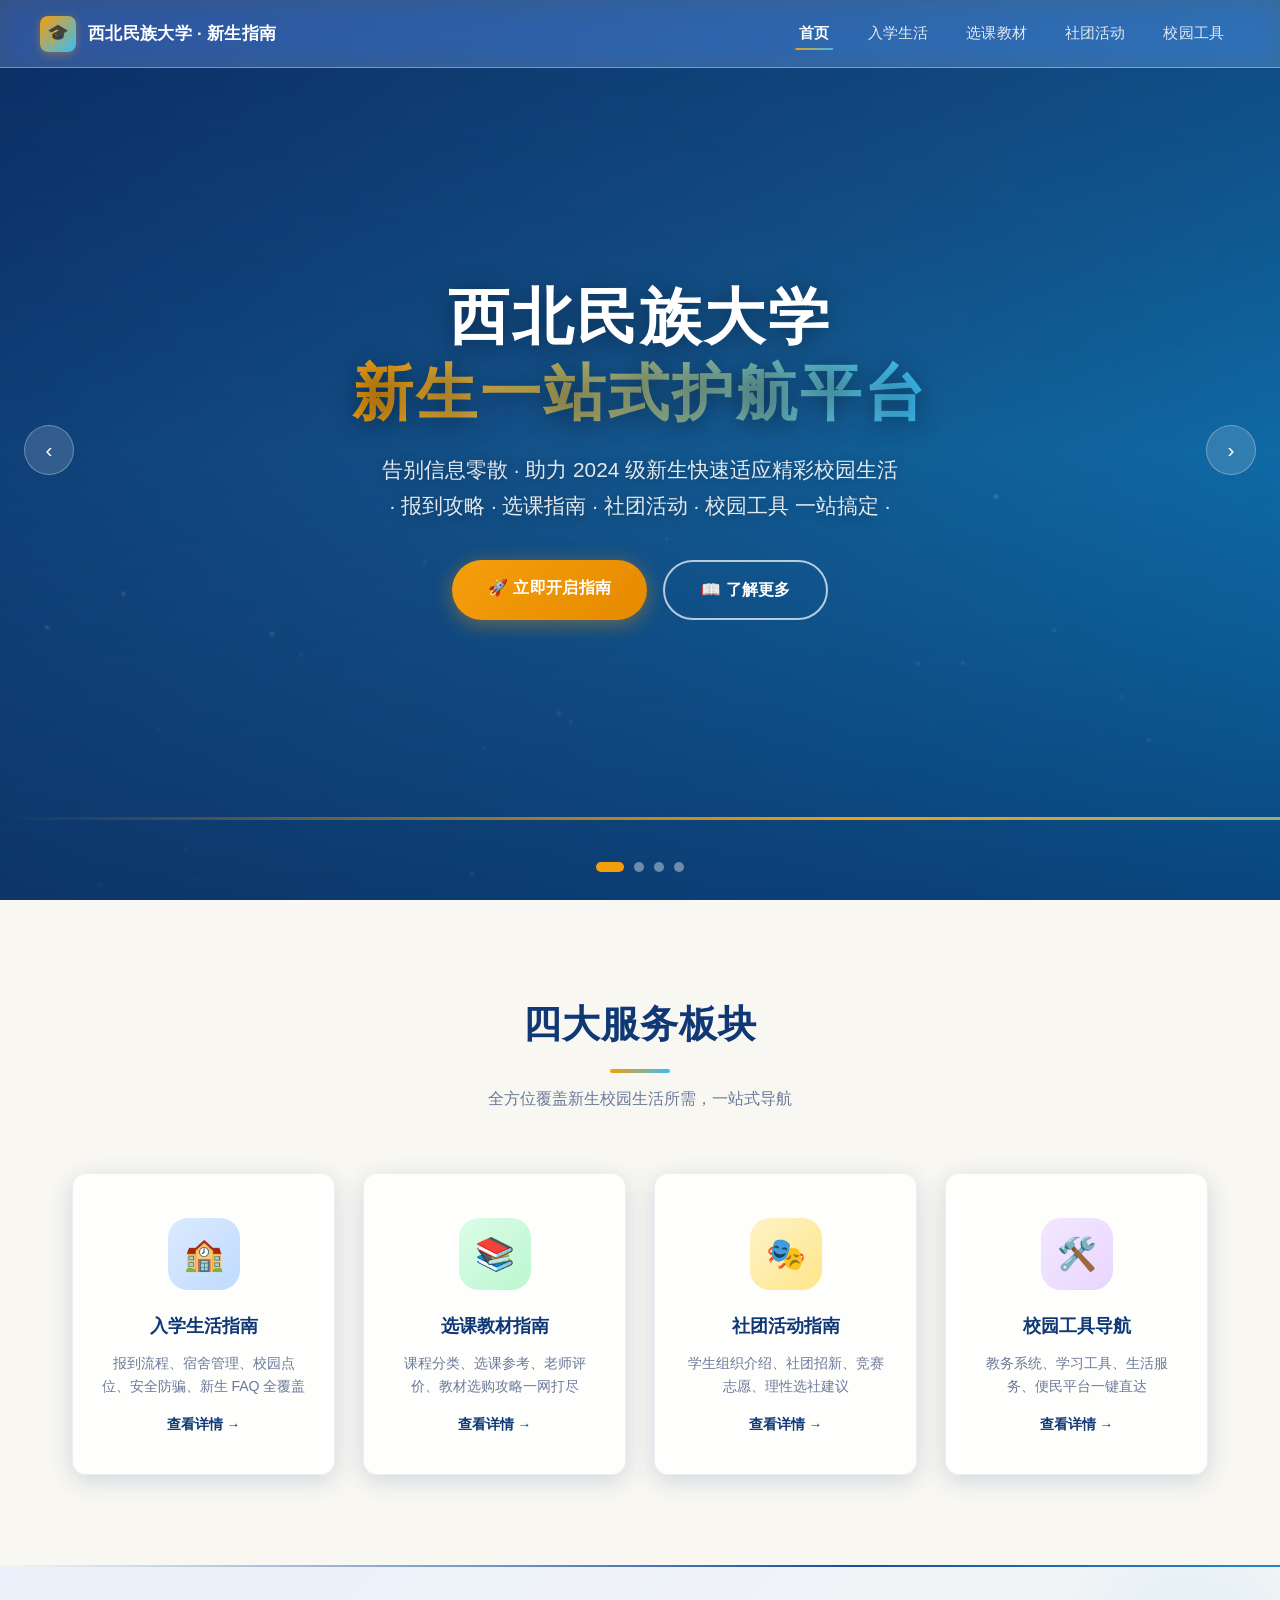
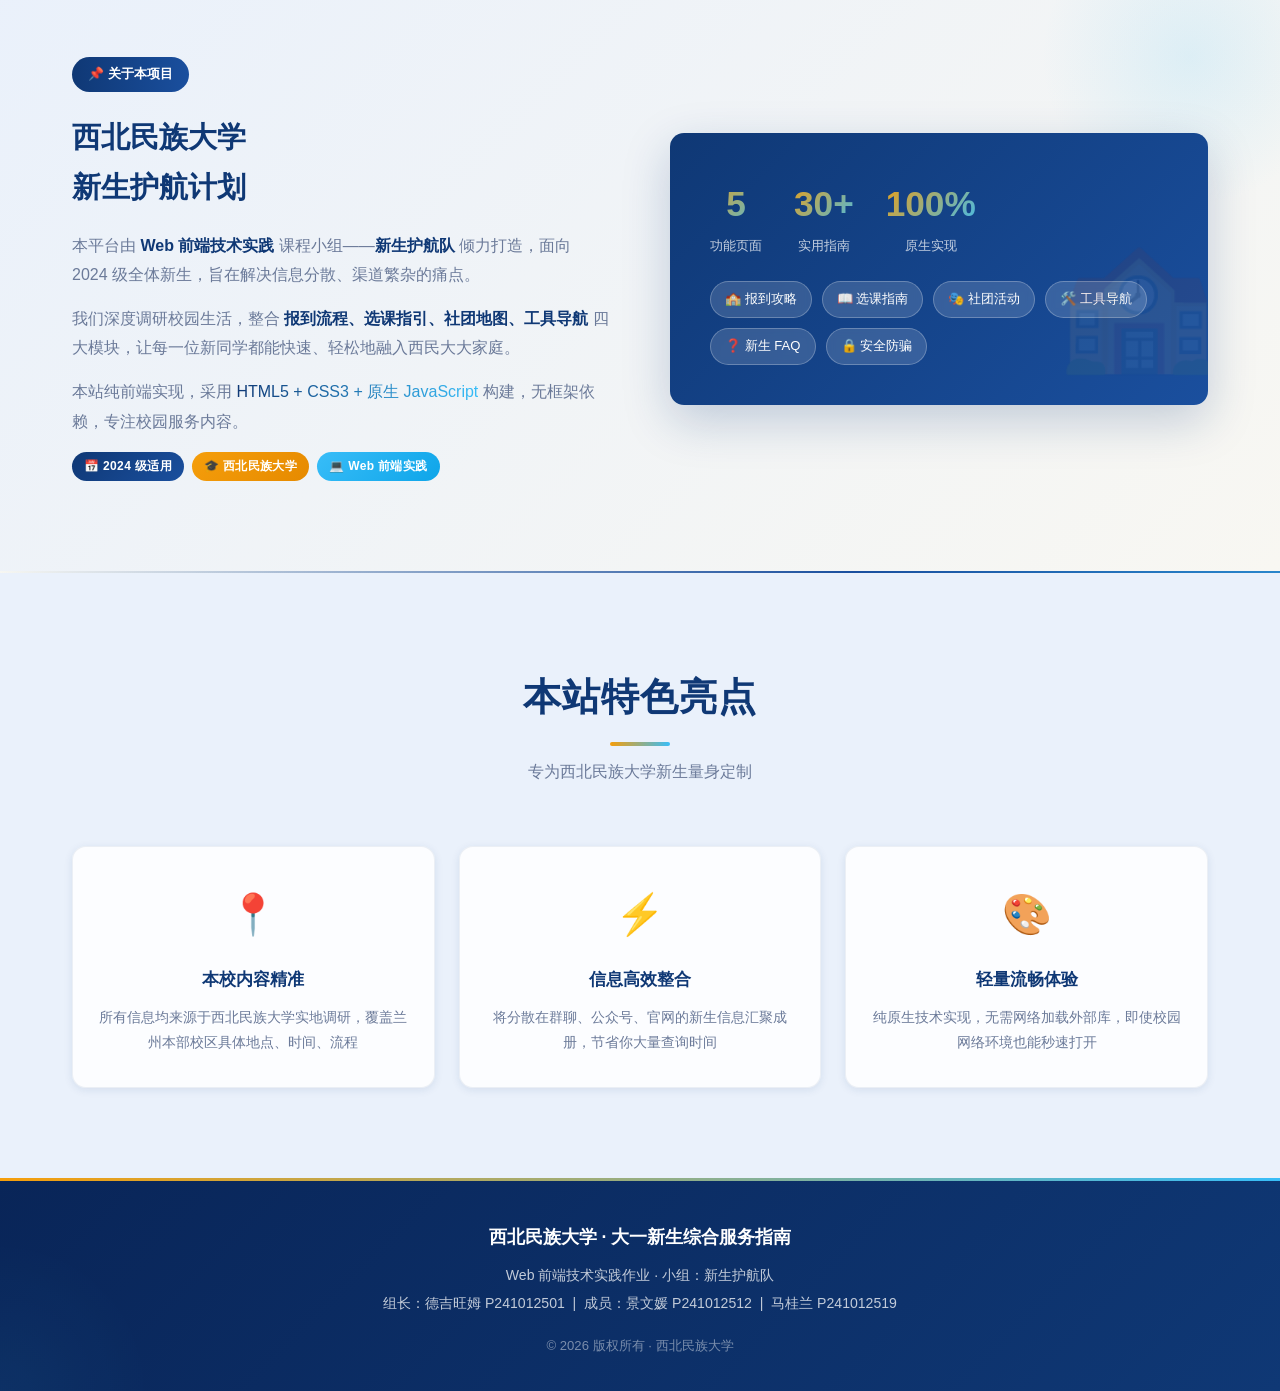
<file: index.html>
<!DOCTYPE html>
<html lang="zh-CN">
<head>
  <meta charset="UTF-8" />
  <meta name="viewport" content="width=device-width, initial-scale=1.0" />
  <title>西北民族大学 · 大一新生综合服务指南</title>
  <link rel="stylesheet" href="css/style.css" />
  <!-- Favicon 文字替代 -->
  <link rel="icon" href="data:image/svg+xml,<svg xmlns='http://www.w3.org/2000/svg' viewBox='0 0 100 100'><text y='.9em' font-size='90'>🎓</text></svg>" />
</head>
<body>

<!-- ============================================================
     页面加载动画遮罩
     ============================================================ -->
<div id="page-loader">
  <div class="loader-logo">西北民族大学 · 新生护航平台</div>
  <div class="loader-spin"></div>
</div>

<!-- ============================================================
     顶部固定导航栏
     ============================================================ -->
<nav class="navbar">
  <div class="nav-brand">
    <div class="nav-brand-icon">🎓</div>
    <span>西北民族大学 · 新生指南</span>
  </div>
  <div class="nav-menu">
    <a href="index.html" class="nav-link">首页</a>
    <a href="life.html" class="nav-link">入学生活</a>
    <a href="study.html" class="nav-link">选课教材</a>
    <a href="activity.html" class="nav-link">社团活动</a>
    <a href="tool.html" class="nav-link">校园工具</a>
  </div>
</nav>

<!-- ============================================================
     全屏轮播横幅区
     ============================================================ -->
<section class="hero-banner">
  <!-- 粒子点缀层 -->
  <div class="hero-particles"></div>

  <!-- 幻灯片组（渐变占位，可替换为真实校园图片） -->
  <div class="hero-slides">
    <div class="hero-slide active" style="background-image:linear-gradient(135deg,#0F3875 0%,#1a6fa8 50%,#0ea5e9 100%)"></div>
    <div class="hero-slide" style="background-image:linear-gradient(135deg,#0c2d6b 0%,#0F3875 40%,#1e5a3d 100%)"></div>
    <div class="hero-slide" style="background-image:linear-gradient(135deg,#1e3a5f 0%,#2d6a4f 50%,#0F3875 100%)"></div>
    <div class="hero-slide" style="background-image:linear-gradient(135deg,#0F3875 0%,#7c3aed 60%,#1a4f9e 100%)"></div>
  </div>

  <!-- 渐变叠加遮罩 -->
  <div class="hero-overlay"></div>

  <!-- 横幅主文字区 -->
  <div class="hero-content">
    <div class="hero-title">
      西北民族大学<br/><span>新生一站式护航平台</span>
    </div>
    <p class="hero-sub">
      告别信息零散 · 助力 2024 级新生快速适应精彩校园生活<br/>
      · 报到攻略 · 选课指南 · 社团活动 · 校园工具 一站搞定 ·
    </p>
    <div class="hero-cta">
      <a href="life.html" class="btn-primary">🚀 立即开启指南</a>
      <a href="#entry" class="btn-outline">📖 了解更多</a>
    </div>
  </div>

  <!-- 轮播左右箭头 -->
  <button class="hero-arrow hero-prev">&#8249;</button>
  <button class="hero-arrow hero-next">&#8250;</button>

  <!-- 轮播圆点指示器 -->
  <div class="hero-dots">
    <span class="hero-dot active"></span>
    <span class="hero-dot"></span>
    <span class="hero-dot"></span>
    <span class="hero-dot"></span>
  </div>

  <!-- 底部流光横幅装饰 -->
  <div class="hero-shimmer"></div>
</section>

<!-- ============================================================
     四大板块快捷入口
     ============================================================ -->
<section class="section" id="entry" style="background:var(--bg);">
  <div class="container">
    <div class="section-title scroll-reveal">
      <h2>四大服务板块</h2>
      <p>全方位覆盖新生校园生活所需，一站式导航</p>
    </div>
    <div class="entry-grid">

      <!-- 入学生活 -->
      <a href="life.html" class="entry-card delay-1">
        <div class="entry-card-bg"></div>
        <div class="entry-icon" style="background:linear-gradient(135deg,#dbeafe,#bfdbfe);">🏫</div>
        <h3>入学生活指南</h3>
        <p>报到流程、宿舍管理、校园点位、安全防骗、新生 FAQ 全覆盖</p>
        <span class="entry-arrow">查看详情 →</span>
      </a>

      <!-- 选课教材 -->
      <a href="study.html" class="entry-card delay-2">
        <div class="entry-card-bg"></div>
        <div class="entry-icon" style="background:linear-gradient(135deg,#dcfce7,#bbf7d0);">📚</div>
        <h3>选课教材指南</h3>
        <p>课程分类、选课参考、老师评价、教材选购攻略一网打尽</p>
        <span class="entry-arrow">查看详情 →</span>
      </a>

      <!-- 社团活动 -->
      <a href="activity.html" class="entry-card delay-3">
        <div class="entry-card-bg"></div>
        <div class="entry-icon" style="background:linear-gradient(135deg,#fef3c7,#fde68a);">🎭</div>
        <h3>社团活动指南</h3>
        <p>学生组织介绍、社团招新、竞赛志愿、理性选社建议</p>
        <span class="entry-arrow">查看详情 →</span>
      </a>

      <!-- 校园工具 -->
      <a href="tool.html" class="entry-card delay-4">
        <div class="entry-card-bg"></div>
        <div class="entry-icon" style="background:linear-gradient(135deg,#f3e8ff,#e9d5ff);">🛠️</div>
        <h3>校园工具导航</h3>
        <p>教务系统、学习工具、生活服务、便民平台一键直达</p>
        <span class="entry-arrow">查看详情 →</span>
      </a>

    </div>
  </div>
</section>

<!-- ============================================================
     分割线装饰
     ============================================================ -->
<hr class="divider-fancy" />

<!-- ============================================================
     项目简介区域
     ============================================================ -->
<section class="section about-section">
  <div class="container">
    <div class="about-grid">

      <!-- 文字介绍 -->
      <div class="about-text">
        <span class="about-badge">📌 关于本项目</span>
        <h3>西北民族大学<br/>新生护航计划</h3>
        <p>
          本平台由 <strong>Web 前端技术实践</strong> 课程小组——<strong>新生护航队</strong>
          倾力打造，面向 2024 级全体新生，旨在解决信息分散、渠道繁杂的痛点。
        </p>
        <p>
          我们深度调研校园生活，整合 <strong>报到流程、选课指引、社团地图、工具导航</strong>
          四大模块，让每一位新同学都能快速、轻松地融入西民大大家庭。
        </p>
        <p>
          本站纯前端实现，采用 <span class="text-gradient">HTML5 + CSS3 + 原生 JavaScript</span>
          构建，无框架依赖，专注校园服务内容。
        </p>
        <div class="flex gap-8 wrap mt-16">
          <span class="badge badge-primary">📅 2024 级适用</span>
          <span class="badge badge-accent">🎓 西北民族大学</span>
          <span class="badge badge-blue">💻 Web 前端实践</span>
        </div>
      </div>

      <!-- 可视化数据卡 -->
      <div class="about-visual">
        <div class="about-visual-box">
          <div class="about-stat">
            <div class="stat-item">
              <div class="stat-num">5</div>
              <div class="stat-label">功能页面</div>
            </div>
            <div class="stat-item">
              <div class="stat-num">30+</div>
              <div class="stat-label">实用指南</div>
            </div>
            <div class="stat-item">
              <div class="stat-num">100%</div>
              <div class="stat-label">原生实现</div>
            </div>
          </div>
          <div class="about-tags">
            <span class="about-tag">🏫 报到攻略</span>
            <span class="about-tag">📖 选课指南</span>
            <span class="about-tag">🎭 社团活动</span>
            <span class="about-tag">🛠️ 工具导航</span>
            <span class="about-tag">❓ 新生 FAQ</span>
            <span class="about-tag">🔒 安全防骗</span>
          </div>
        </div>
      </div>

    </div>
  </div>
</section>

<!-- ============================================================
     分割线
     ============================================================ -->
<hr class="divider-fancy" />

<!-- ============================================================
     特色亮点区域
     ============================================================ -->
<section class="section" style="background:var(--bg2);">
  <div class="container">
    <div class="section-title scroll-reveal">
      <h2>本站特色亮点</h2>
      <p>专为西北民族大学新生量身定制</p>
    </div>
    <div class="content-grid content-grid-3" style="gap:24px;">

      <div class="card scroll-reveal delay-1" style="padding:32px 24px;text-align:center;">
        <div style="font-size:2.5rem;margin-bottom:16px;">📍</div>
        <h4 style="color:var(--primary);margin-bottom:10px;font-size:1.05rem;">本校内容精准</h4>
        <p style="color:var(--text-muted);font-size:0.9rem;line-height:1.75;">
          所有信息均来源于西北民族大学实地调研，覆盖兰州本部校区具体地点、时间、流程
        </p>
      </div>

      <div class="card scroll-reveal delay-2" style="padding:32px 24px;text-align:center;">
        <div style="font-size:2.5rem;margin-bottom:16px;">⚡</div>
        <h4 style="color:var(--primary);margin-bottom:10px;font-size:1.05rem;">信息高效整合</h4>
        <p style="color:var(--text-muted);font-size:0.9rem;line-height:1.75;">
          将分散在群聊、公众号、官网的新生信息汇聚成册，节省你大量查询时间
        </p>
      </div>

      <div class="card scroll-reveal delay-3" style="padding:32px 24px;text-align:center;">
        <div style="font-size:2.5rem;margin-bottom:16px;">🎨</div>
        <h4 style="color:var(--primary);margin-bottom:10px;font-size:1.05rem;">轻量流畅体验</h4>
        <p style="color:var(--text-muted);font-size:0.9rem;line-height:1.75;">
          纯原生技术实现，无需网络加载外部库，即使校园网络环境也能秒速打开
        </p>
      </div>

    </div>
  </div>
</section>

<!-- ============================================================
     页脚
     ============================================================ -->
<footer>
  <div class="footer-inner">
    <div class="footer-logo">西北民族大学 · 大一新生综合服务指南</div>
    <div class="footer-members">
      Web 前端技术实践作业 · 小组：新生护航队<br/>
      组长：德吉旺姆 P241012501 &nbsp;|&nbsp;
      成员：景文媛 P241012512 &nbsp;|&nbsp; 马桂兰 P241012519
    </div>
    <div class="footer-copy">© 2026 版权所有 · 西北民族大学</div>
  </div>
</footer>

<!-- 返回顶部按钮 -->
<button id="back-top" title="返回顶部">↑</button>

<script src="js/script.js"></script>
</body>
</html>
</file>
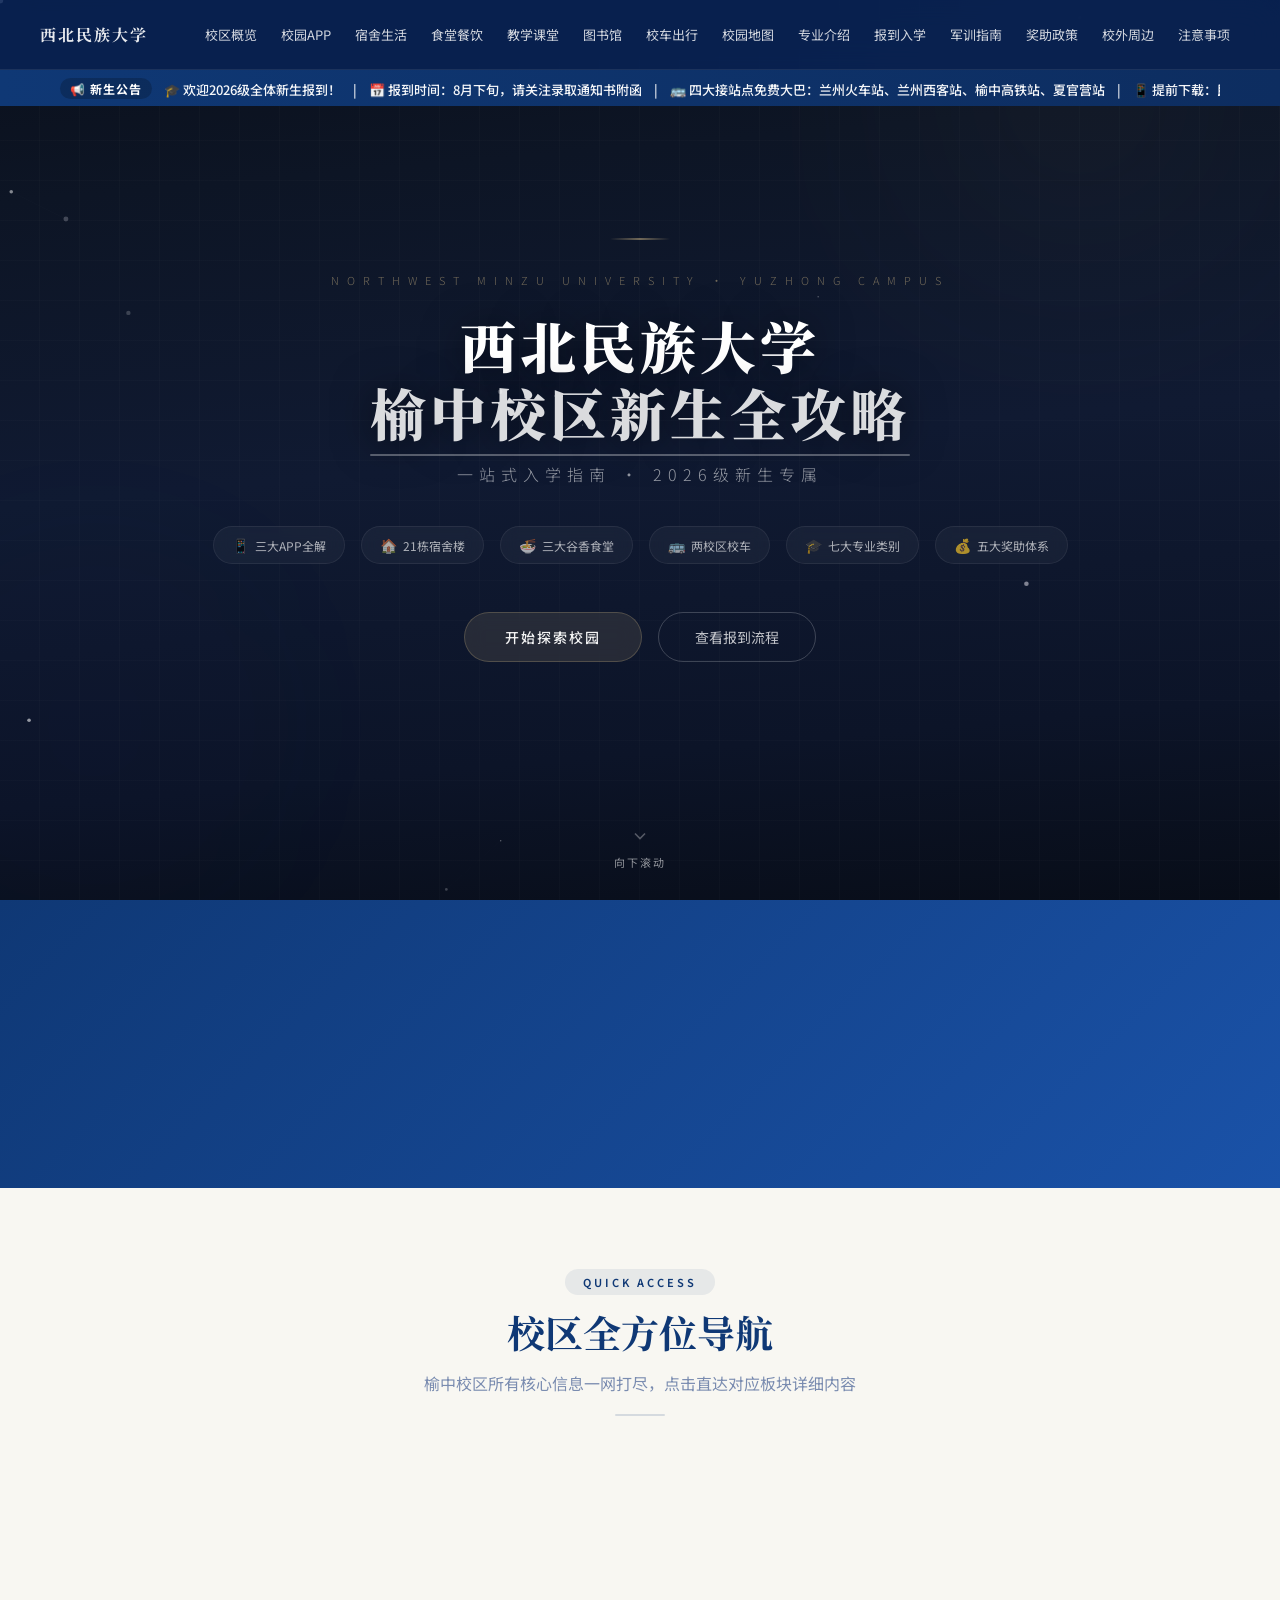
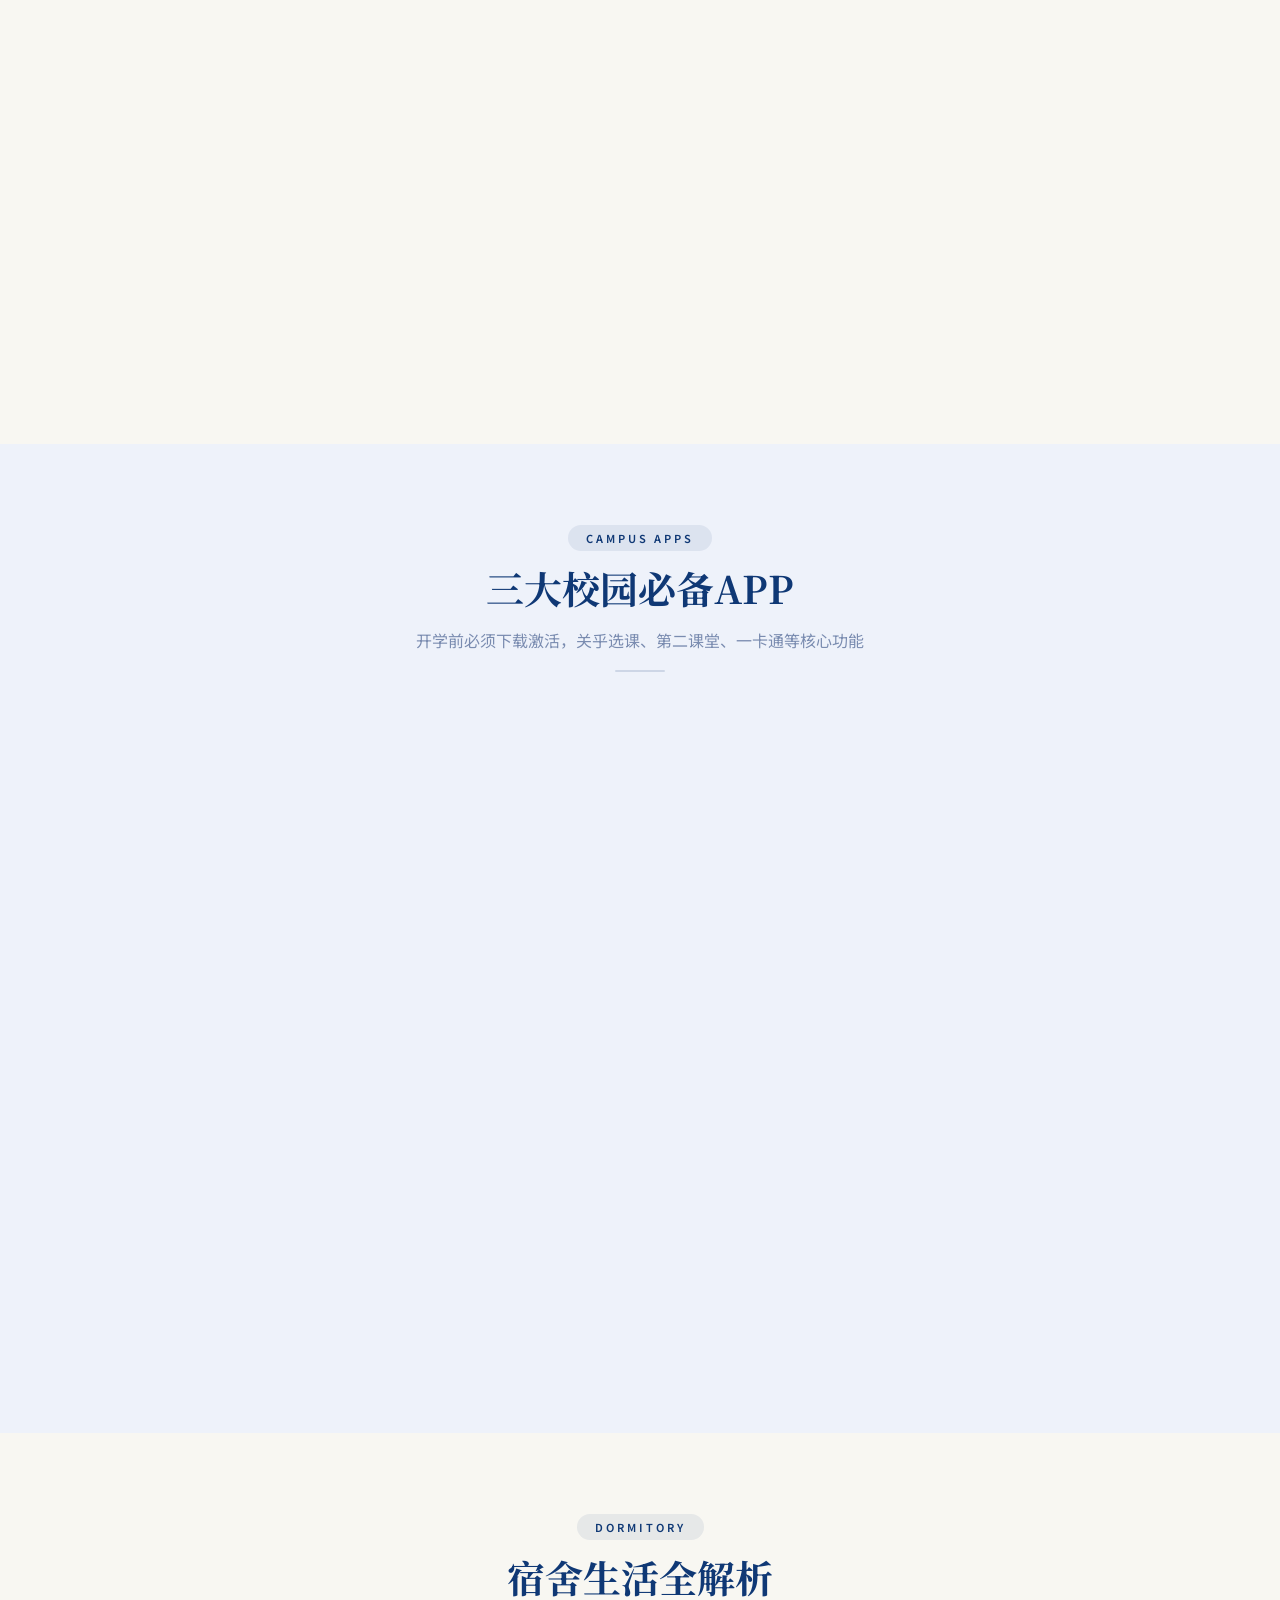
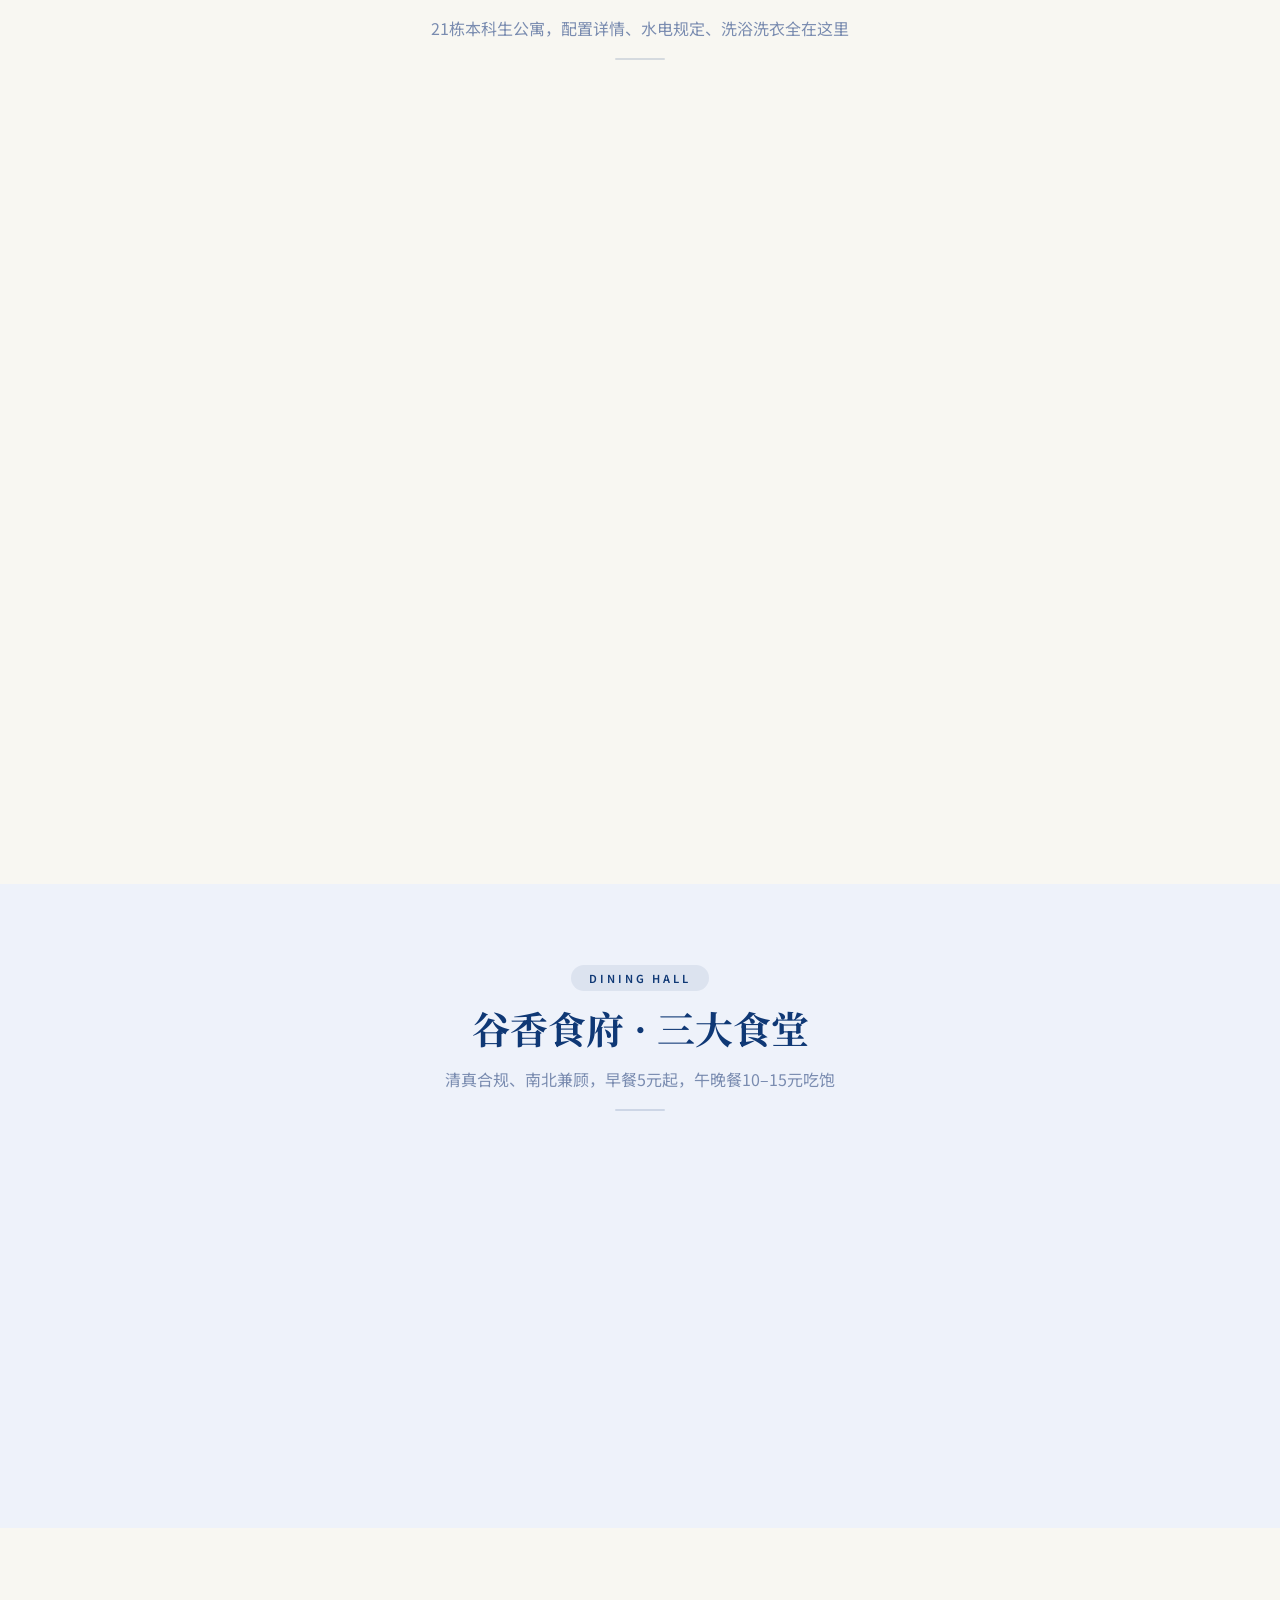
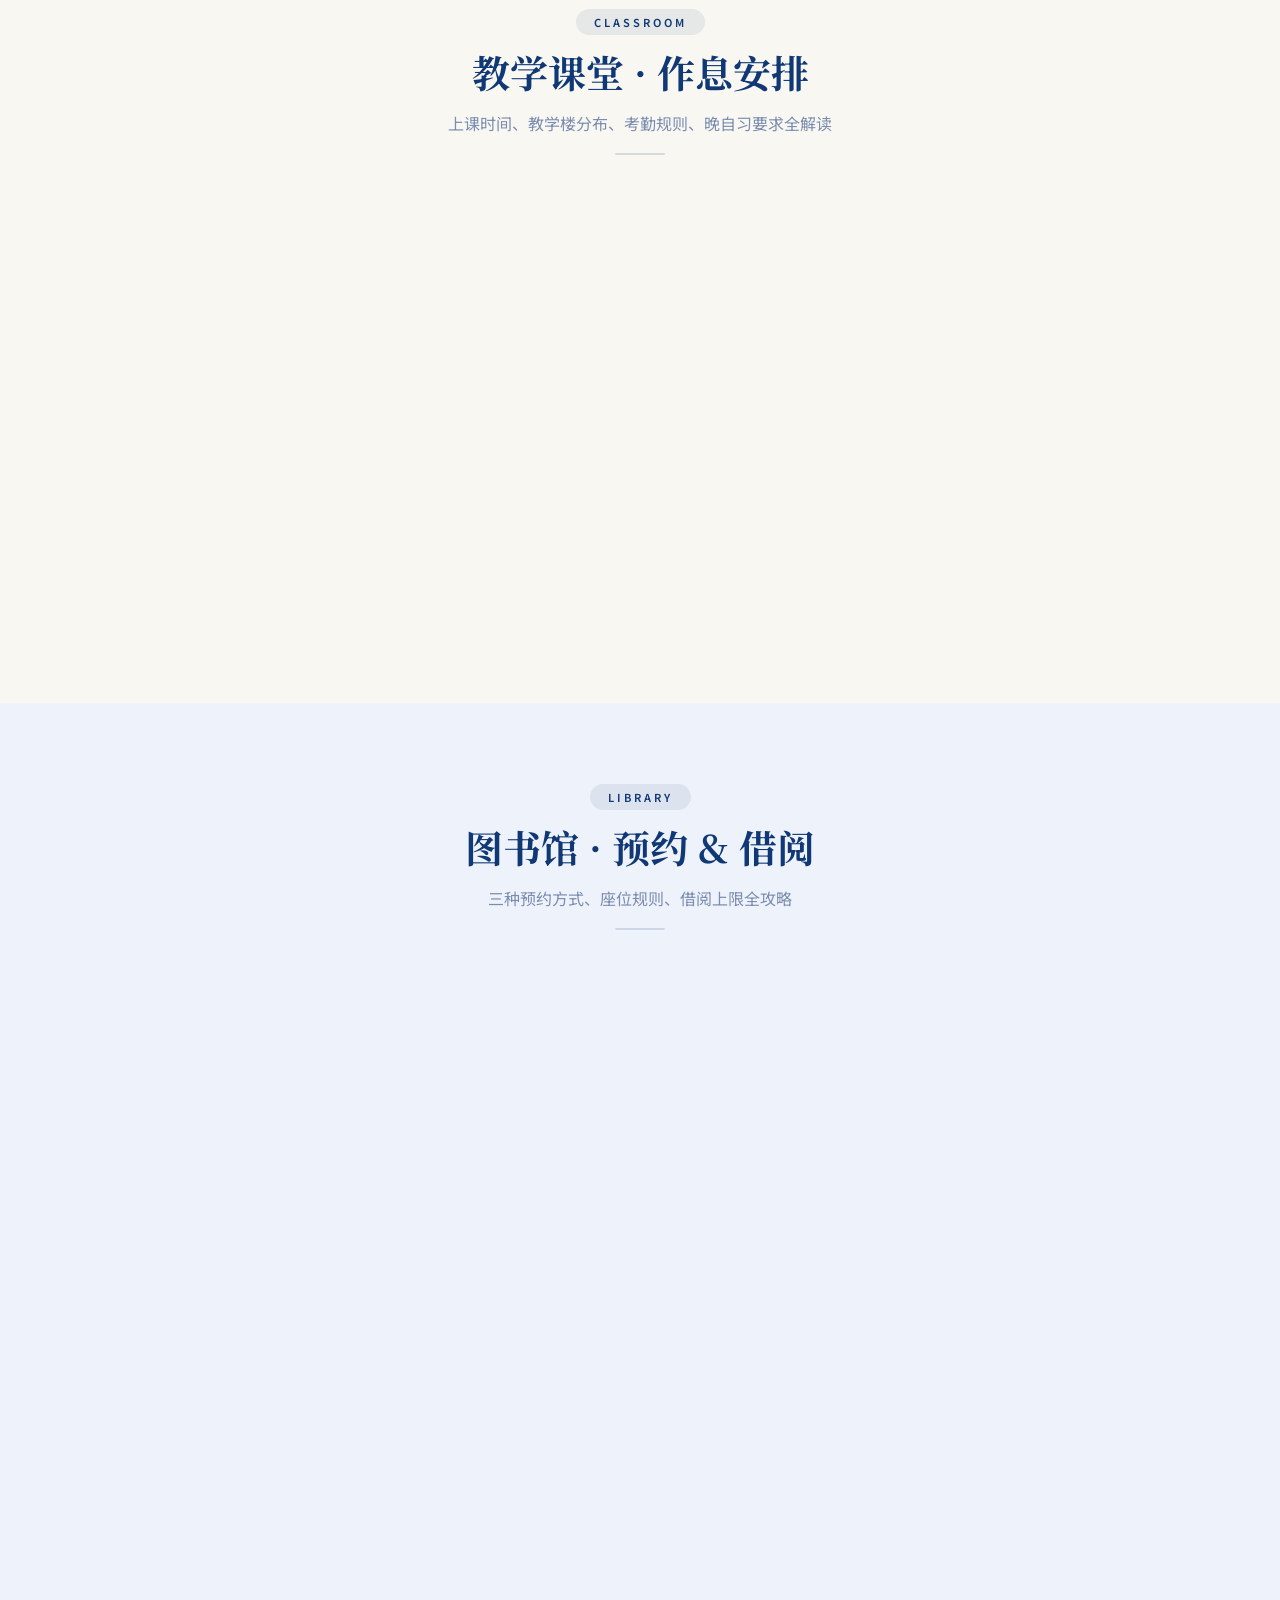
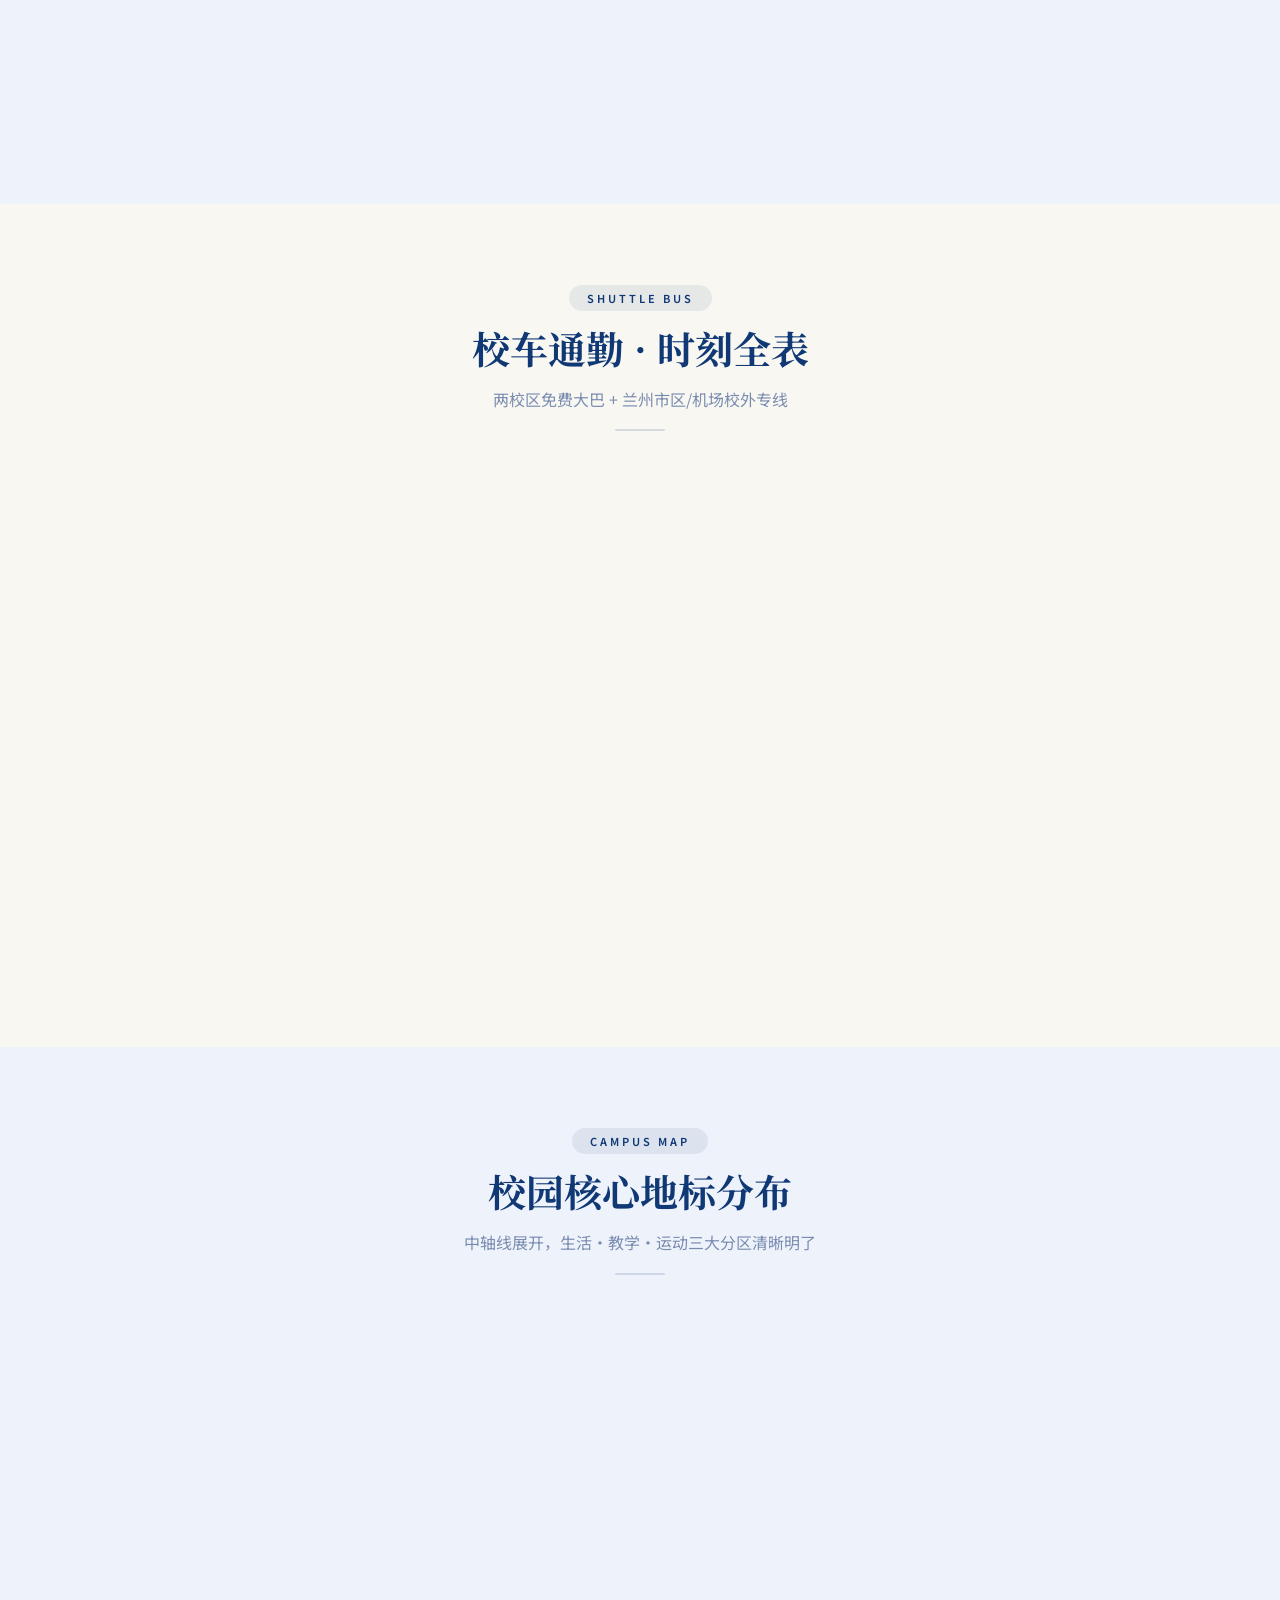
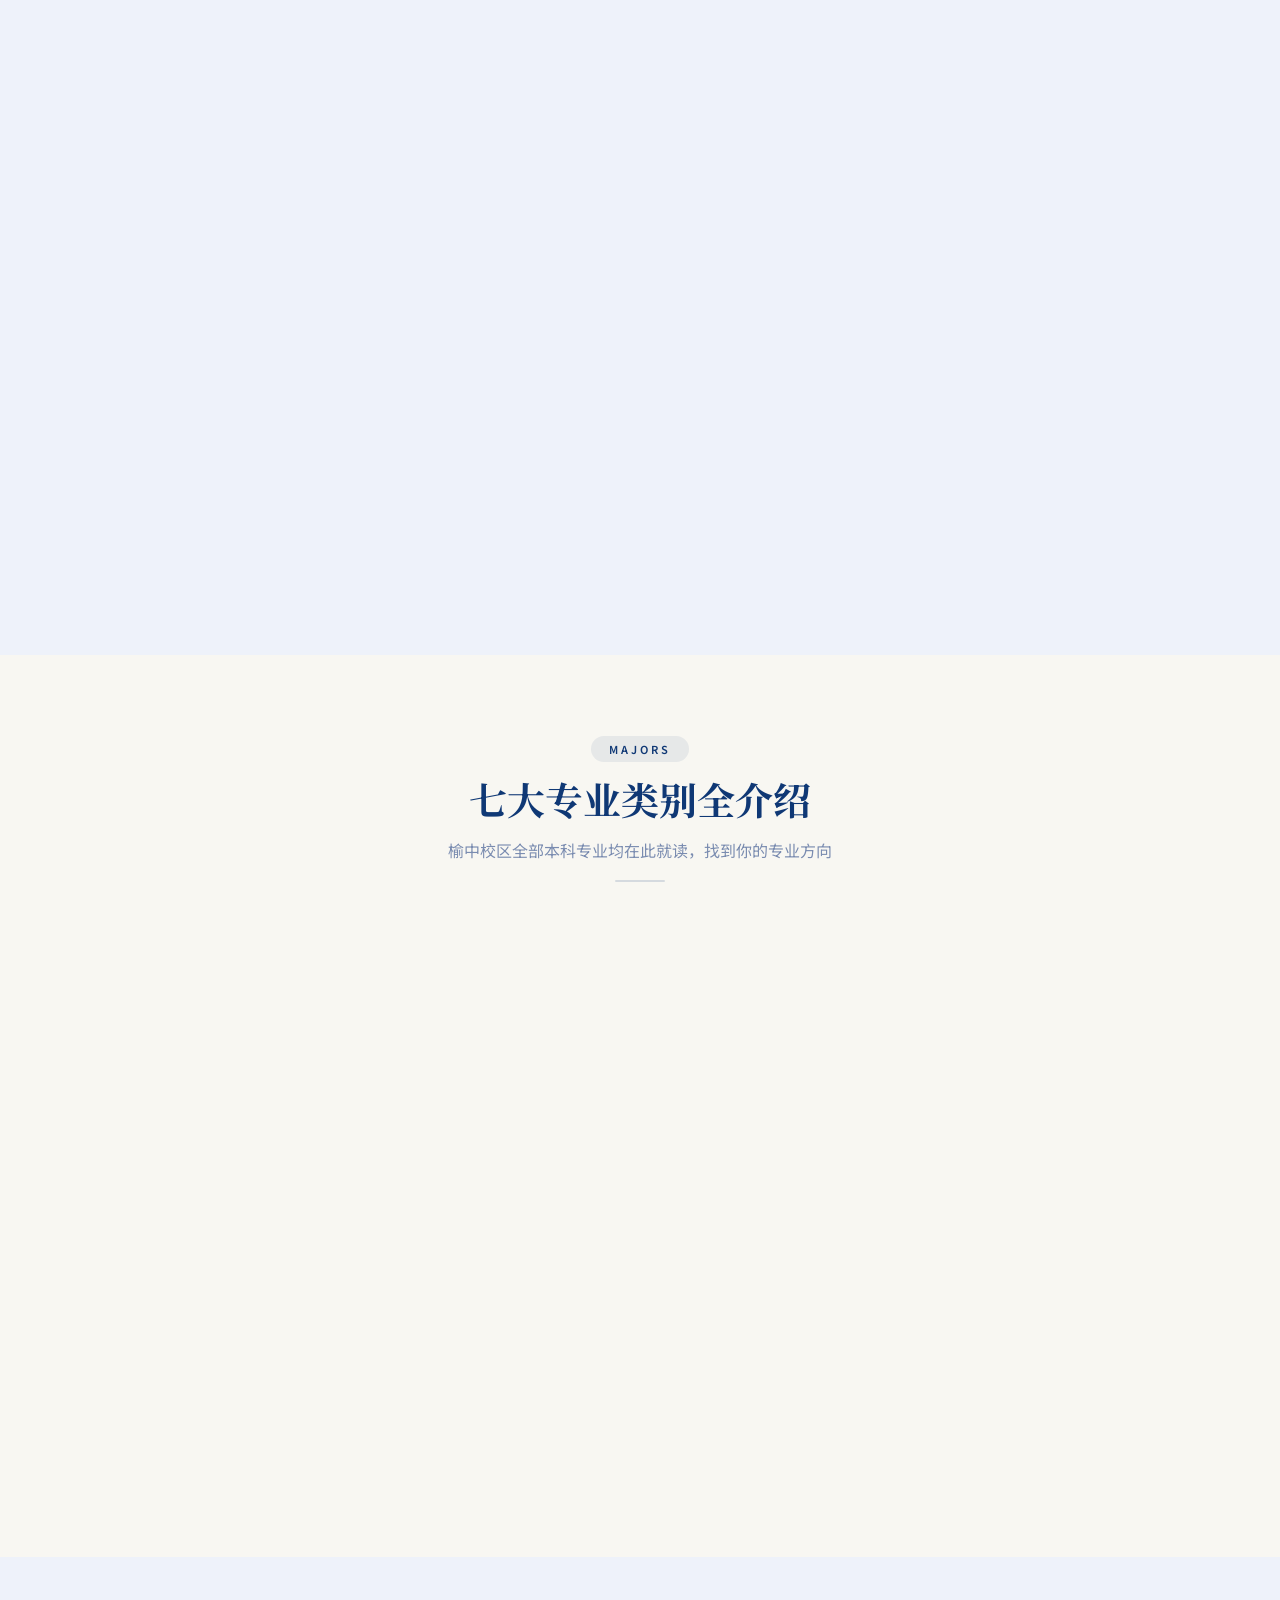
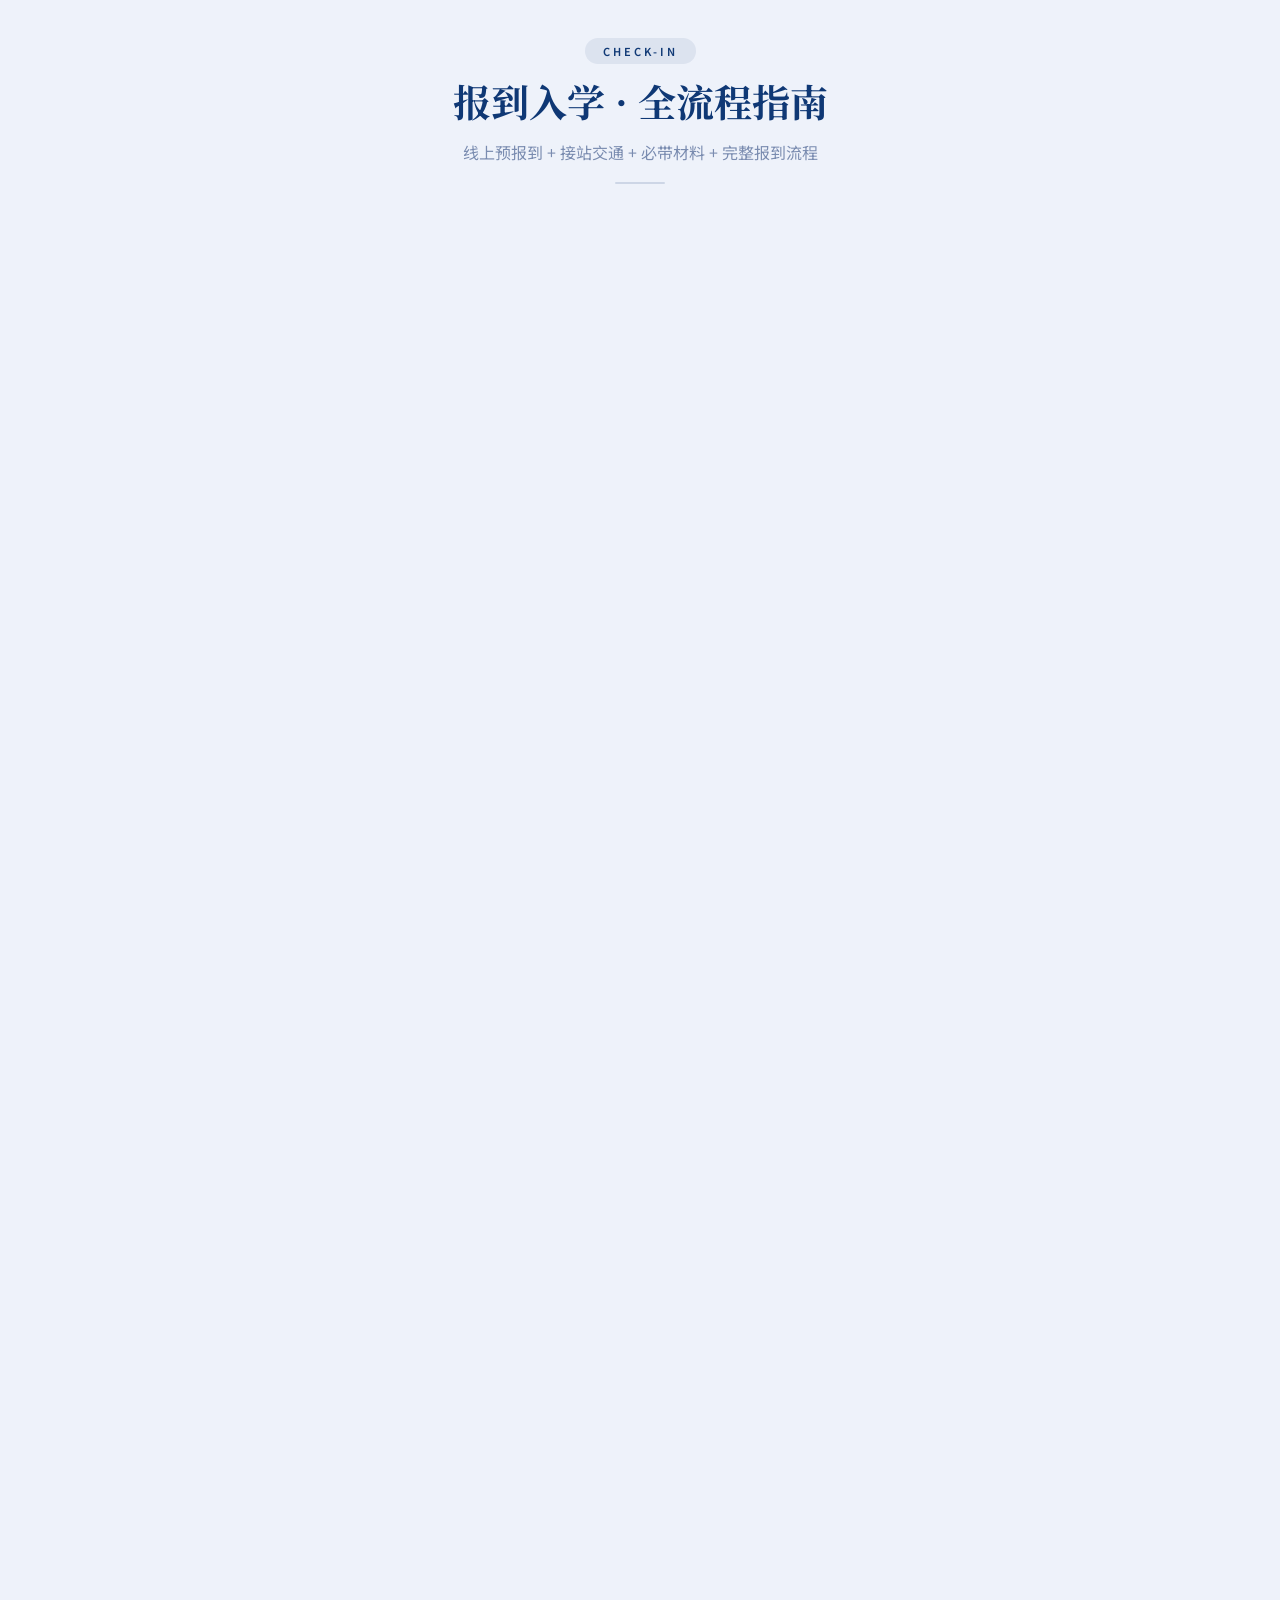
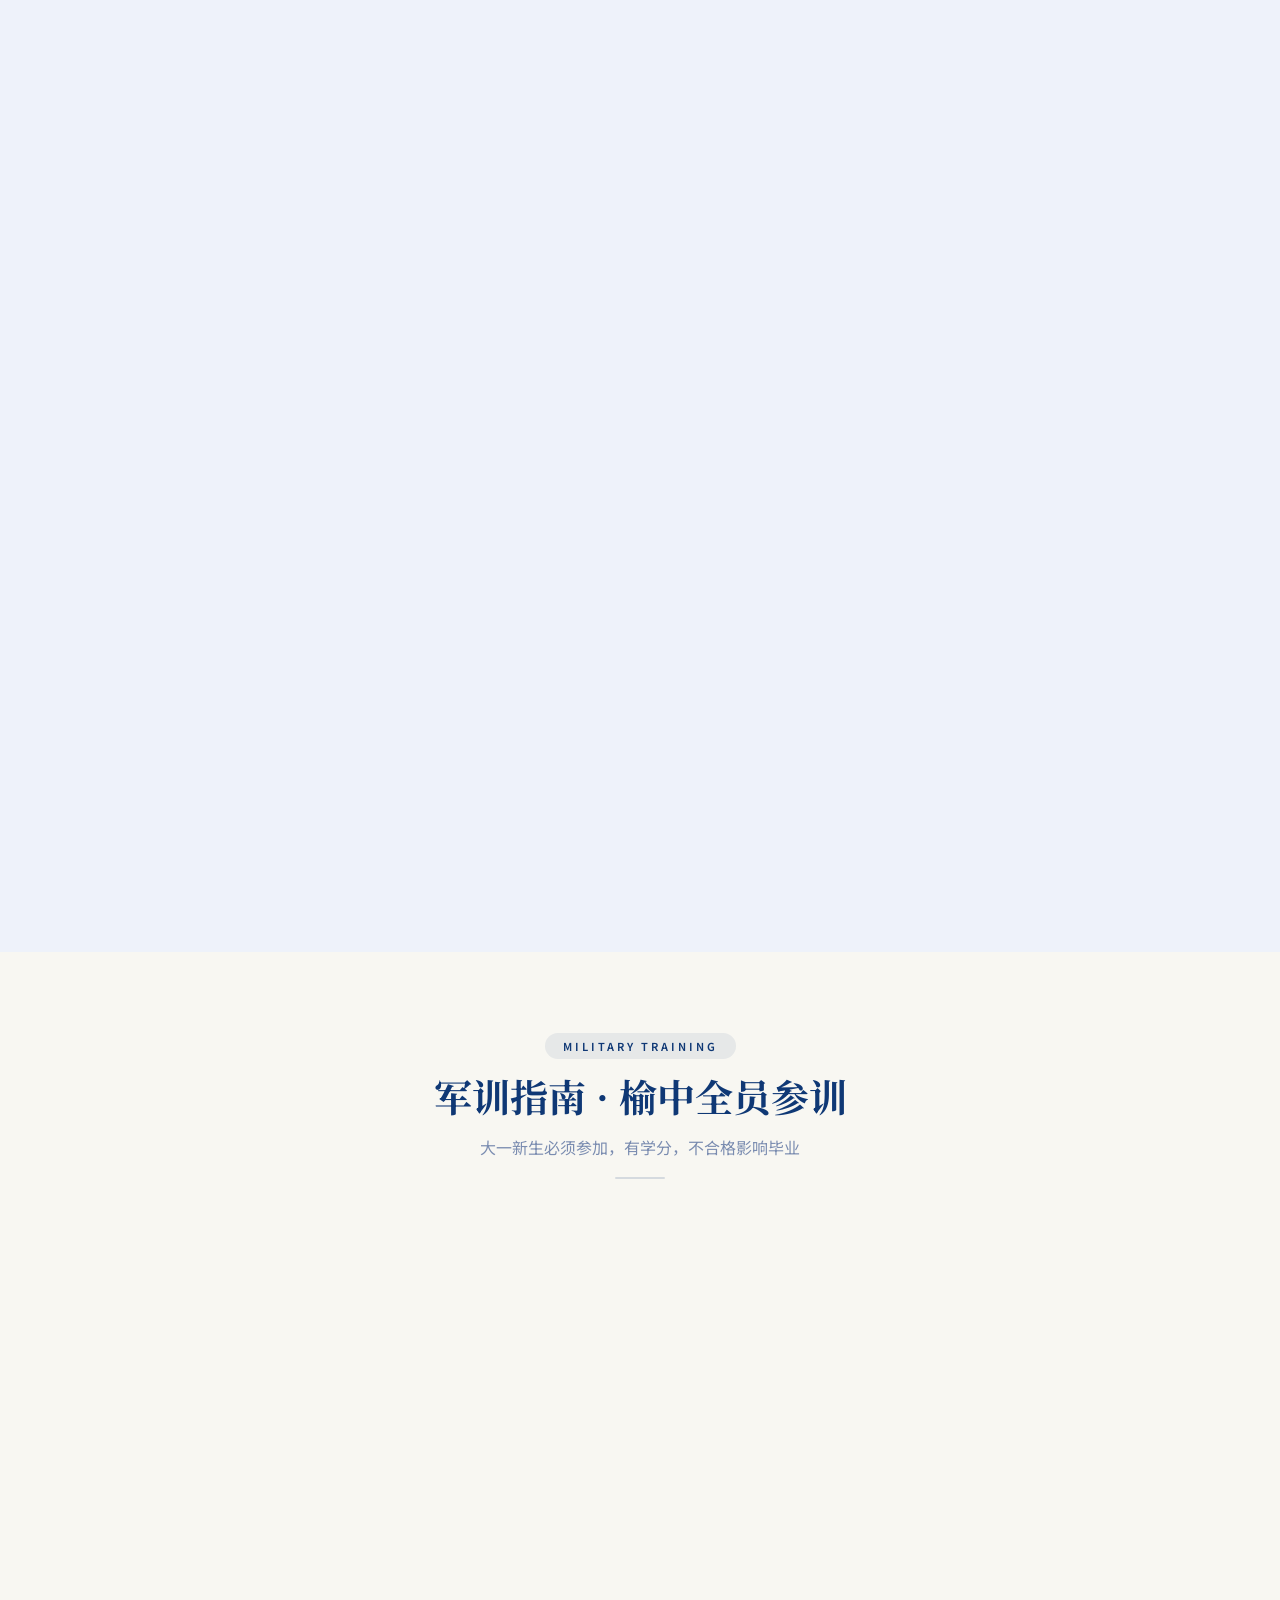
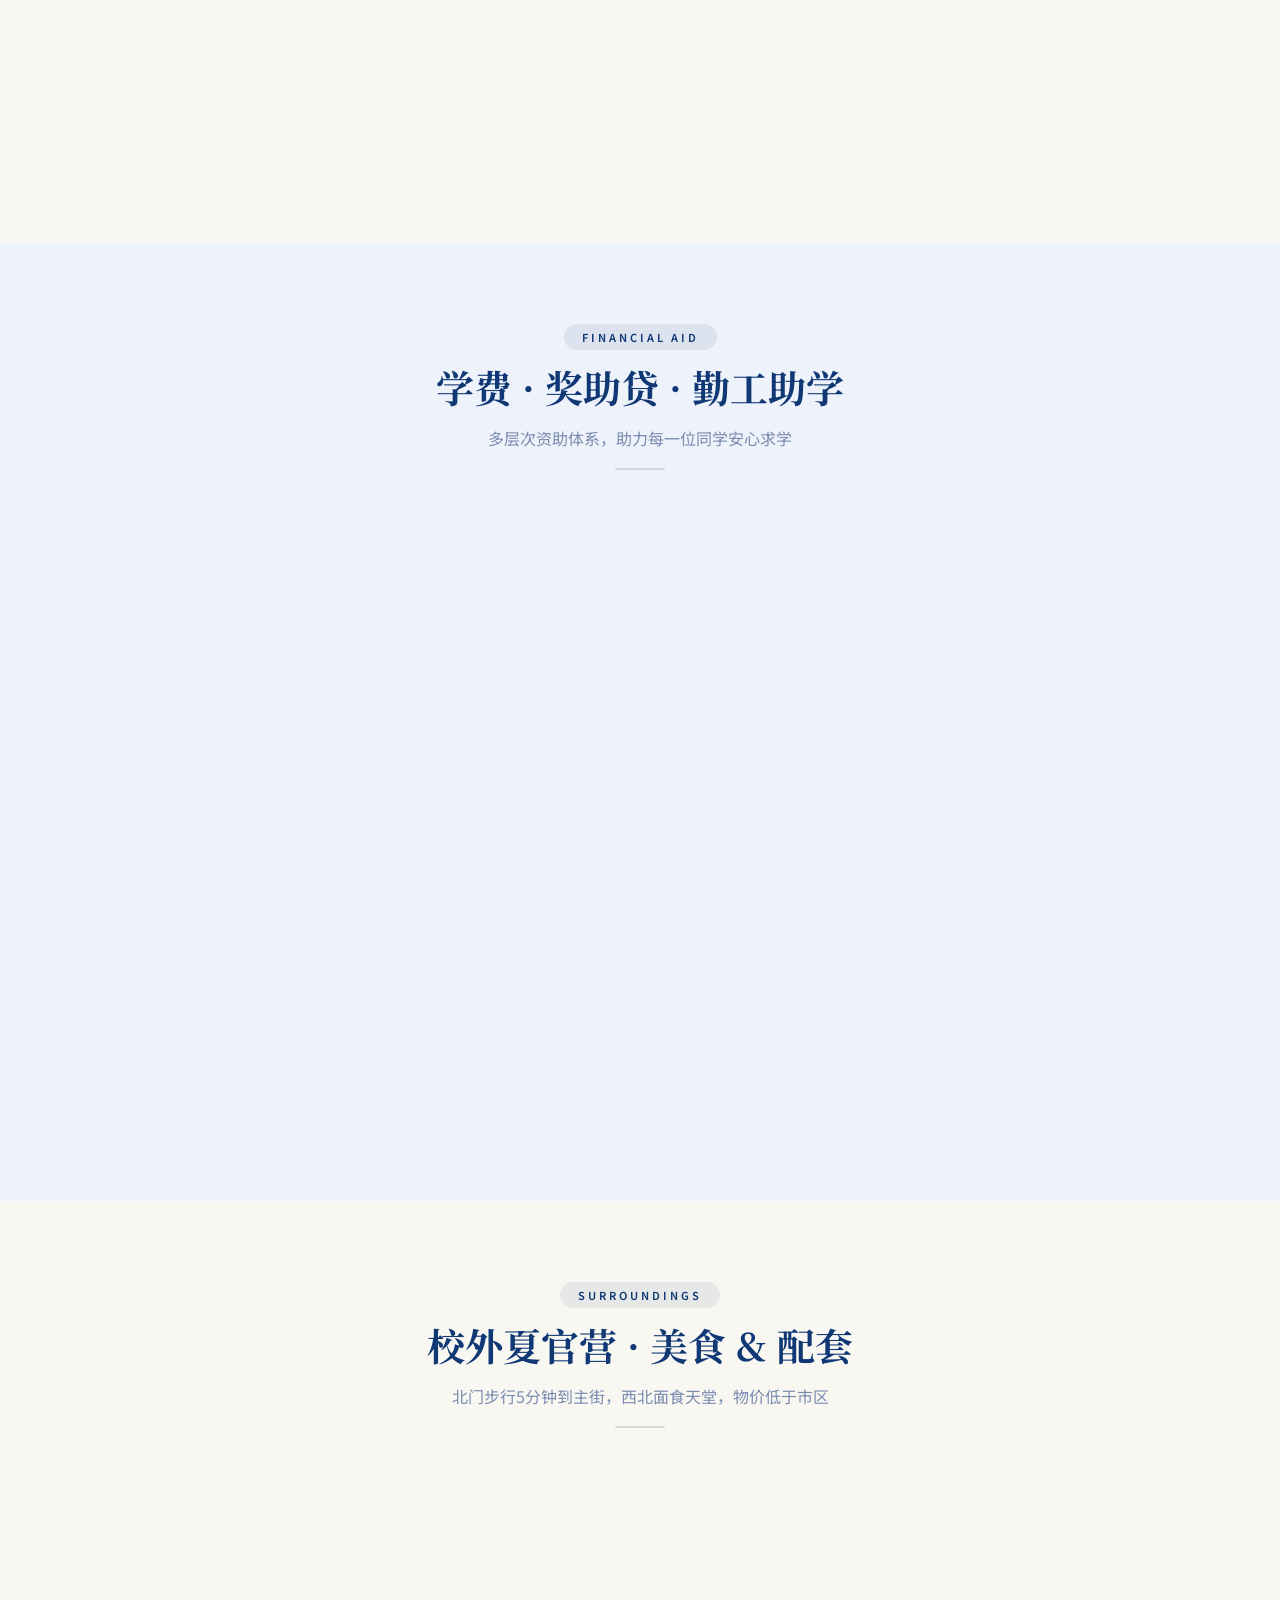
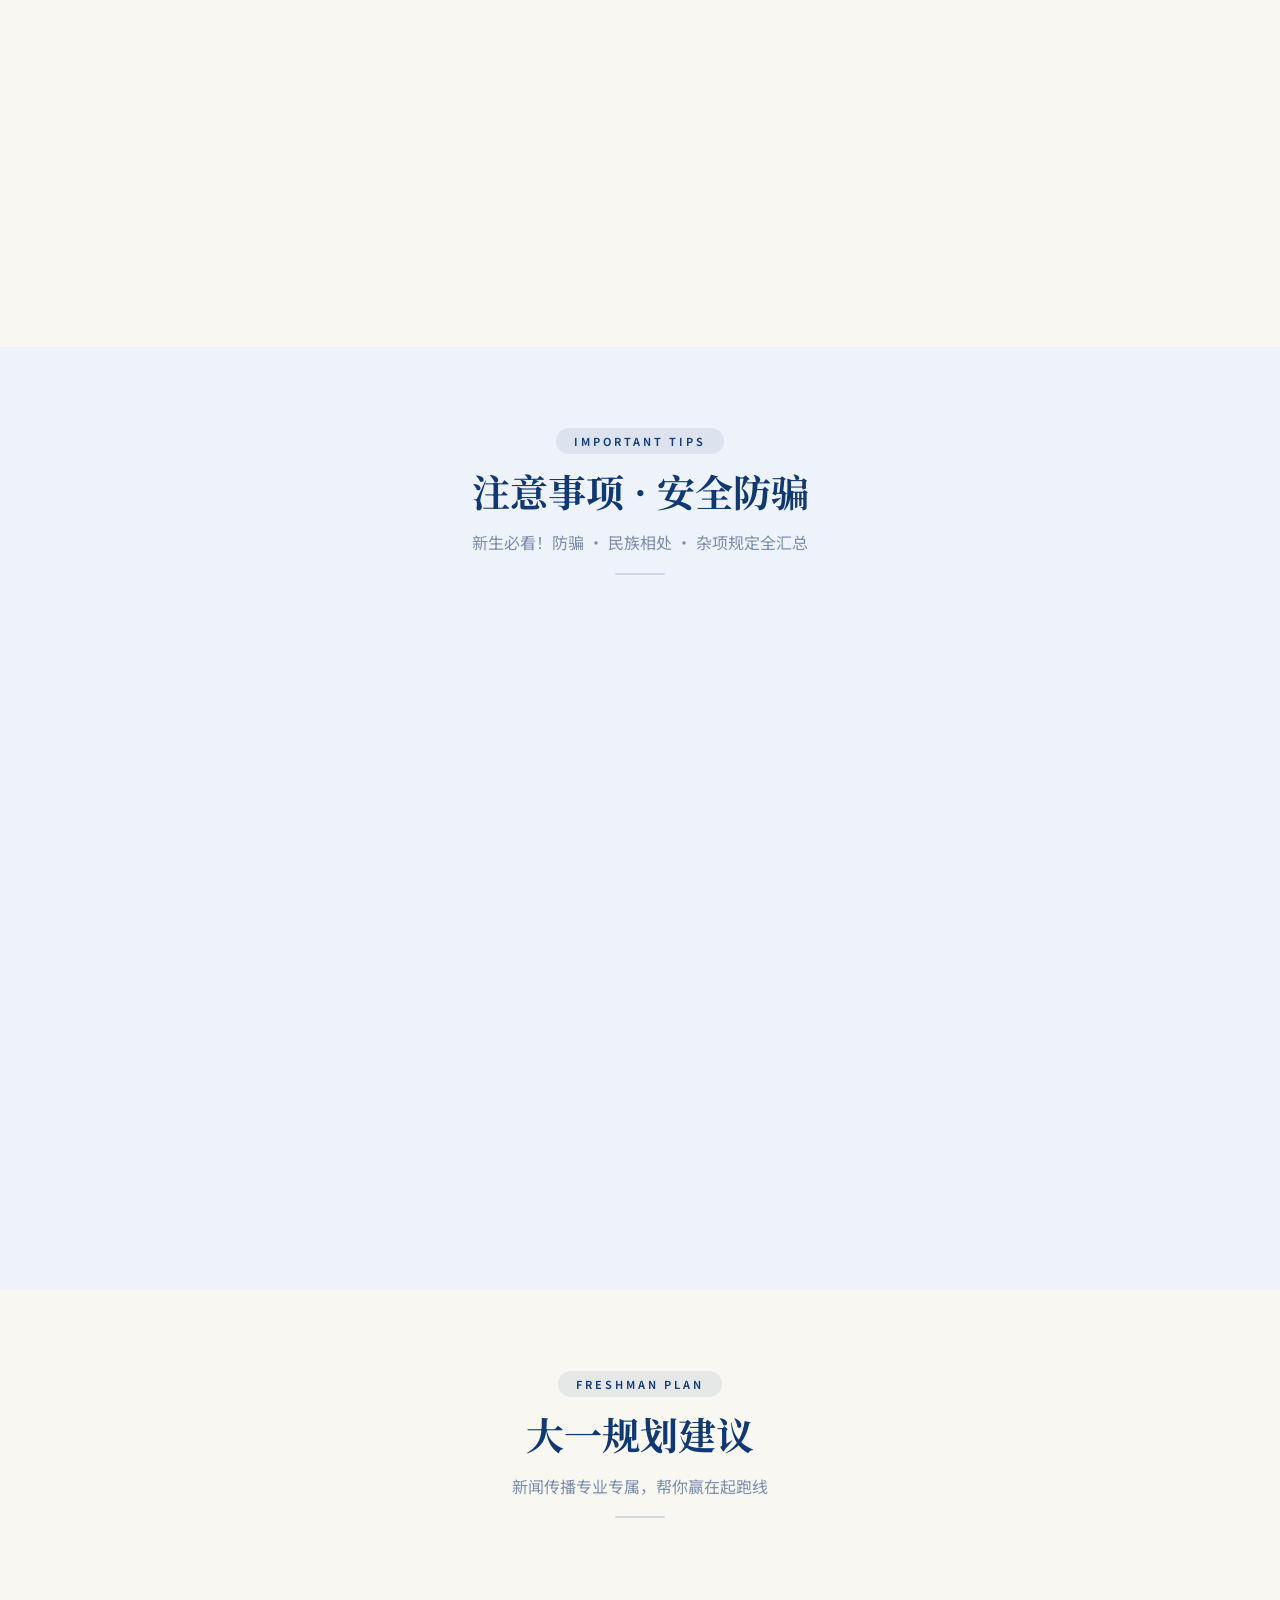
<file: 2026-06-10-task-2/index.html>
<!DOCTYPE html>
<html lang="zh-CN">
<head>
  <meta charset="UTF-8" />
  <meta name="viewport" content="width=device-width, initial-scale=1.0" />
  <title>西北民族大学榆中校区 · 新生入学全攻略</title>

  <!-- 引入Google字体 -->
  <link rel="preconnect" href="https://fonts.googleapis.com" />
  <link href="https://fonts.googleapis.com/css2?family=Noto+Serif+SC:wght@400;600;700;900&family=Noto+Sans+SC:wght@300;400;500;700&display=swap" rel="stylesheet" />

  <style>
    /* ============================================================
       全局变量 & Reset
       ============================================================ */
    :root {
      --navy:        #0F3875;   /* 藏蓝主色 */
      --navy-dark:   #092457;   /* 深藏蓝 */
      --navy-light:  #1a52a8;   /* 浅藏蓝 */
      --gold:        #C9980A;   /* 深金色 */
      --gold-light:  #F9D371;   /* 浅金黄 */
      --cream:       #F8F7F2;   /* 暖米白 */
      --white:       #FFFFFF;
      --text-dark:   #1a1a2e;
      --text-mid:    #3d4a6e;
      --text-light:  #7a8cb0;
      --glass-bg:    rgba(255,255,255,0.12);
      --glass-border:rgba(255,255,255,0.25);
      --shadow-lg:   0 20px 60px rgba(15,56,117,0.25);
      --shadow-md:   0 8px 32px rgba(15,56,117,0.15);
      --shadow-sm:   0 2px 12px rgba(15,56,117,0.10);
      --radius-xl:   24px;
      --radius-lg:   16px;
      --radius-md:   12px;
      --radius-sm:   8px;
      --transition:  all 0.35s cubic-bezier(0.4, 0, 0.2, 1);
    }

    *, *::before, *::after { box-sizing: border-box; margin: 0; padding: 0; }
    html { scroll-behavior: smooth; font-size: 16px; }
    body {
      font-family: 'Noto Sans SC', 'PingFang SC', 'Microsoft YaHei', sans-serif;
      background: var(--cream);
      color: var(--text-dark);
      overflow-x: hidden;
    }
    a { text-decoration: none; color: inherit; }
    img { max-width: 100%; display: block; }
    ul { list-style: none; }

    /* ============================================================
       滚动条美化
       ============================================================ */
    ::-webkit-scrollbar { width: 6px; }
    ::-webkit-scrollbar-track { background: #f0f0f0; }
    ::-webkit-scrollbar-thumb { background: var(--navy-light); border-radius: 4px; }

    /* ============================================================
       Header / 导航栏
       ============================================================ */
    #navbar {
      position: fixed;
      top: 0; left: 0; right: 0;
      z-index: 1000;
      padding: 0 40px;
      height: 70px;
      display: flex;
      align-items: center;
      justify-content: space-between;
      background: rgba(9, 36, 87, 0.85);
      backdrop-filter: blur(16px);
      -webkit-backdrop-filter: blur(16px);
      border-bottom: 1px solid rgba(255,255,255,0.08);
      transition: var(--transition);
    }
    #navbar.scrolled {
      background: rgba(9, 36, 87, 0.97);
      height: 60px;
      box-shadow: var(--shadow-md);
    }
    .nav-brand {
      display: flex;
      align-items: center;
      gap: 12px;
      flex-shrink: 0;
    }
    /* 极简导航品牌 */
    .nav-logo { display: none; }
    .nav-brand-text { display: flex; flex-direction: column; }
    .nav-brand-text .title-main {
      font-family: 'Noto Serif SC', serif;
      font-size: 16px;
      font-weight: 700;
      color: rgba(255,255,255,0.9);
      line-height: 1.2;
      letter-spacing: 2px;
    }
    .nav-brand-text .title-sub { display: none; }
    .title-main {
      font-family: 'Noto Serif SC', serif;
      font-size: 16px;
      font-weight: 700;
      color: rgba(255,255,255,0.9);
      line-height: 1.2;
      letter-spacing: 2px;
    }
    .nav-menu {
      display: flex;
      align-items: center;
      gap: 4px;
    }
    .nav-menu a {
      font-size: 13px;
      color: rgba(255,255,255,0.82);
      padding: 6px 10px;
      border-radius: var(--radius-sm);
      transition: var(--transition);
      white-space: nowrap;
      font-weight: 400;
    }
    .nav-menu a:hover,
    .nav-menu a.active {
      color: rgba(255,255,255,0.85);
      background: rgba(255,255,255,0.06);
    }
    /* 汉堡菜单（移动端） */
    .hamburger {
      display: none;
      flex-direction: column;
      gap: 5px;
      cursor: pointer;
      padding: 6px;
    }
    .hamburger span {
      display: block;
      width: 24px; height: 2px;
      background: rgba(255,255,255,0.7);
      border-radius: 2px;
      transition: var(--transition);
    }
    .hamburger.open span:nth-child(1) { transform: rotate(45deg) translate(5px, 5px); }
    .hamburger.open span:nth-child(2) { opacity: 0; }
    .hamburger.open span:nth-child(3) { transform: rotate(-45deg) translate(5px, -5px); }
    .mobile-menu {
      display: none;
      position: fixed;
      top: 60px; left: 0; right: 0;
      background: rgba(9,36,87,0.97);
      backdrop-filter: blur(16px);
      z-index: 999;
      padding: 16px 20px 24px;
      border-bottom: 1px solid rgba(255,255,255,0.08);
    }
    .mobile-menu.open { display: block; }
    .mobile-menu a {
      display: block;
      color: rgba(255,255,255,0.85);
      padding: 10px 16px;
      font-size: 14px;
      border-bottom: 1px solid rgba(255,255,255,0.06);
      transition: var(--transition);
    }
    .mobile-menu a:hover { color: rgba(255,255,255,0.85); background: rgba(255,255,255,0.08); }

    /* ============================================================
       公告滚动栏
       ============================================================ */
    .announcement-bar {
      position: fixed;
      top: 70px; left: 0; right: 0;
      z-index: 900;
      background: linear-gradient(90deg, var(--navy) 0%, #0d2d60 100%);
      padding: 6px 60px;
      display: flex;
      align-items: center;
      gap: 12px;
      overflow: hidden;
      transition: top 0.35s ease;
    }
    .announcement-bar.scrolled { top: 60px; }
    .ann-label {
      font-size: 12px;
      font-weight: 700;
      color: var(--white);
      background: rgba(0,0,0,0.2);
      padding: 2px 10px;
      border-radius: 20px;
      white-space: nowrap;
      flex-shrink: 0;
      letter-spacing: 1px;
    }
    .ann-scroll {
      flex: 1;
      overflow: hidden;
      white-space: nowrap;
    }
    .ann-scroll span {
      display: inline-block;
      font-size: 13px;
      color: rgba(255,255,255,0.96);
      animation: scrollText 30s linear infinite;
      font-weight: 500;
    }
    @keyframes scrollText {
      0%   { transform: translateX(100%); }
      100% { transform: translateX(-100%); }
    }

    /* ============================================================
       Hero / 首屏英雄区
       ============================================================ */
    .hero {
      position: relative;
      min-height: 100vh;
      display: flex;
      align-items: center;
      justify-content: center;
      overflow: hidden;
    }
    /* 极简高级背景：暗色渐变 + CSS几何纹理 */
    .hero-bg {
      position: absolute;
      inset: 0;
      /* 深邃暗色渐变底座 */
      background:
        linear-gradient(175deg,
          #0a0f1a 0%,
          #0d1525 20%,
          #101a32 50%,
          #0c1428 80%,
          #080d18 100%
        );
      z-index: 0;
    }
    /* 极简几何网格纹理层 */
    .hero-bg::before {
      content: '';
      position: absolute;
      inset: 0;
      background-image:
        /* 微细横线网格 */
        repeating-linear-gradient(
          0deg,
          transparent,
          transparent 39px,
          rgba(255,255,255,0.015) 39px,
          rgba(255,255,255,0.015) 40px
        ),
        /* 微细竖线网格 */
        repeating-linear-gradient(
          90deg,
          transparent,
          transparent 39px,
          rgba(255,255,255,0.015) 39px,
          rgba(255,255,255,0.015) 40px
        );
      z-index: 0;
      pointer-events: none;
    }
    /* 极简光晕（克制） */
    .hero-glow {
      position: absolute;
      border-radius: 50%;
      filter: blur(120px);
      z-index: 1;
      pointer-events: none;
      opacity: 0.6;
    }
    .glow-1 {
      width: 500px; height: 500px;
      background: radial-gradient(circle, rgba(180,160,120,0.12) 0%, transparent 70%);
      top: -150px; right: -50px;
    }
    .glow-2 {
      width: 350px; height: 350px;
      background: radial-gradient(circle, rgba(30,60,120,0.15) 0%, transparent 70%);
      bottom: 0; left: -80px;
    }
    /* 粒子canvas */
    #particles-canvas {
      position: absolute;
      inset: 0;
      z-index: 3;
      pointer-events: none;
    }
    .hero-content {
      position: relative;
      z-index: 10;
      text-align: center;
      padding: 20px;
      max-width: 900px;
    }
    /* 极简装饰线 */
    .hero-divider {
      width: 60px;
      height: 2px;
      margin: 0 auto 32px;
      background: linear-gradient(90deg, transparent, rgba(180,160,120,0.6), transparent);
      border-radius: 1px;
    }
    .hero-title-en {
      font-size: 11px;
      letter-spacing: 8px;
      color: rgba(180,160,120,0.6);
      text-transform: uppercase;
      margin-bottom: 24px;
      font-weight: 300;
    }
    .hero-title {
      font-family: 'Noto Serif SC', serif;
      font-size: clamp(32px, 6vw, 56px);
      font-weight: 900;
      color: var(--white);
      line-height: 1.2;
      margin-bottom: 16px;
      text-shadow: 0 2px 40px rgba(0,0,0,0.6);
      letter-spacing: 4px;
    }
    .hero-title .highlight {
      color: rgba(255,255,255,0.85);
      position: relative;
    }
    .hero-title .highlight::after {
      content: '';
      position: absolute;
      bottom: -4px; left: 0; right: 0;
      height: 2px;
      background: rgba(255,255,255,0.3);
      border-radius: 2px;
    }
    .hero-subtitle {
      font-size: 16px;
      color: rgba(255,255,255,0.55);
      margin-bottom: 40px;
      letter-spacing: 6px;
      font-weight: 300;
    }
    .hero-badges {
      display: flex;
      justify-content: center;
      gap: 16px;
      flex-wrap: wrap;
      margin-bottom: 48px;
    }
    .hero-badge {
      background: rgba(255,255,255,0.04);
      border: 1px solid rgba(255,255,255,0.07);
      backdrop-filter: blur(8px);
      color: rgba(255,255,255,0.65);
      font-size: 12px;
      padding: 8px 18px;
      border-radius: 30px;
      display: flex;
      align-items: center;
      gap: 6px;
      transition: all 0.4s ease;
    }
    .hero-badge:hover {
      background: rgba(255,255,255,0.08);
      border-color: rgba(180,160,120,0.25);
      color: rgba(255,255,255,0.9);
      transform: translateY(-2px);
    }
    .hero-badge .icon { font-size: 14px; }
    .hero-cta {
      display: flex;
      justify-content: center;
      gap: 16px;
      flex-wrap: wrap;
    }
    .btn-primary {
      background: rgba(180,160,120,0.15);
      border: 1px solid rgba(180,160,120,0.3);
      color: rgba(255,255,255,0.95);
      font-size: 14px;
      font-weight: 500;
      padding: 14px 40px;
      border-radius: 40px;
      cursor: pointer;
      transition: all 0.4s ease;
      letter-spacing: 2px;
      display: inline-block;
      backdrop-filter: blur(10px);
    }
    .btn-primary:hover {
      background: rgba(180,160,120,0.25);
      border-color: rgba(180,160,120,0.5);
      transform: translateY(-2px);
      box-shadow: 0 8px 30px rgba(0,0,0,0.3);
    }
    .btn-outline {
      background: transparent;
      border: 1px solid rgba(255,255,255,0.2);
      color: rgba(255,255,255,0.75);
      font-size: 14px;
      font-weight: 400;
      padding: 14px 36px;
      border-radius: 40px;
      cursor: pointer;
      transition: all 0.4s ease;
      display: inline-block;
    }
    .btn-outline:hover {
      border-color: rgba(255,255,255,0.4);
      color: rgba(255,255,255,0.85);
      transform: translateY(-3px);
    }
    /* 向下滚动指示器 */
    .scroll-indicator {
      position: absolute;
      bottom: 30px; left: 50%;
      transform: translateX(-50%);
      z-index: 10;
      display: flex;
      flex-direction: column;
      align-items: center;
      gap: 8px;
      color: rgba(255,255,255,0.55);
      font-size: 11px;
      letter-spacing: 2px;
      animation: bounce 2s ease-in-out infinite;
    }
    .scroll-indicator svg { opacity: 0.55; }
    @keyframes bounce {
      0%, 100% { transform: translateX(-50%) translateY(0); }
      50%       { transform: translateX(-50%) translateY(8px); }
    }

    /* ============================================================
       主体内容区公共样式
       ============================================================ */
    .page-content { padding-top: calc(70px + 36px); }/* 导航+公告高度 */

    .section {
      padding: 80px 0;
    }
    .section-alt { background: #eef2fa; }

    .container {
      max-width: 1200px;
      margin: 0 auto;
      padding: 0 24px;
    }

    /* 章节标题 */
    .section-header {
      text-align: center;
      margin-bottom: 60px;
    }
    .section-tag {
      display: inline-block;
      background: rgba(15,56,117,0.08);
      color: var(--navy);
      font-size: 11px;
      font-weight: 600;
      letter-spacing: 3px;
      padding: 5px 18px;
      border-radius: 20px;
      margin-bottom: 12px;
    }
    .section-title {
      font-family: 'Noto Serif SC', serif;
      font-size: clamp(26px, 4vw, 38px);
      font-weight: 700;
      color: var(--navy);
      line-height: 1.3;
      margin-bottom: 14px;
    }
    .section-desc {
      font-size: 16px;
      color: var(--text-light);
      max-width: 580px;
      margin: 0 auto;
      line-height: 1.7;
    }
    .gold-divider {
      width: 50px; height: 2px;
      background: rgba(15,56,117,0.15);
      border-radius: 1px;
      margin: 16px auto 0;
    }

    /* ============================================================
       快捷入口卡片区
       ============================================================ */
    .quick-grid {
      display: grid;
      grid-template-columns: repeat(auto-fill, minmax(160px, 1fr));
      gap: 16px;
    }
    .quick-card {
      background: var(--white);
      border: 1px solid rgba(15,56,117,0.08);
      border-radius: var(--radius-lg);
      padding: 24px 16px;
      text-align: center;
      cursor: pointer;
      transition: var(--transition);
      box-shadow: var(--shadow-sm);
      position: relative;
      overflow: hidden;
    }
    .quick-card::before {
      content: '';
      position: absolute;
      top: 0; left: 0; right: 0;
      height: 3px;
      background: linear-gradient(90deg, var(--navy), var(--navy-light));
      transform: scaleX(0);
      transition: transform 0.35s ease;
      transform-origin: left;
    }
    .quick-card:hover {
      transform: translateY(-6px);
      box-shadow: var(--shadow-md);
      border-color: rgba(15,56,117,0.2);
    }
    .quick-card:hover::before { transform: scaleX(1); }
    .quick-icon {
      font-size: 36px;
      margin-bottom: 12px;
      display: block;
    }
    .quick-label {
      font-size: 14px;
      font-weight: 600;
      color: var(--navy);
      line-height: 1.3;
    }
    .quick-sub {
      font-size: 11px;
      color: var(--text-light);
      margin-top: 4px;
    }

    /* ============================================================
       内容板块：手风琴/卡片混合
       ============================================================ */
    .content-section {
      margin-bottom: 60px;
    }
    .content-card {
      background: var(--white);
      border-radius: var(--radius-xl);
      box-shadow: var(--shadow-sm);
      overflow: hidden;
      border: 1px solid rgba(15,56,117,0.07);
      transition: var(--transition);
    }
    .content-card:hover { box-shadow: var(--shadow-md); }
    .card-header {
      background: linear-gradient(135deg, var(--navy) 0%, var(--navy-light) 100%);
      padding: 22px 28px;
      display: flex;
      align-items: center;
      gap: 14px;
      cursor: pointer;
      user-select: none;
      position: relative;
    }
    .card-header-icon {
      width: 40px; height: 40px;
      background: rgba(255,255,255,0.08);
      border-radius: 10px;
      display: flex;
      align-items: center;
      justify-content: center;
      font-size: 20px;
      flex-shrink: 0;
    }
    .card-header-text { flex: 1; }
    .card-header-title {
      font-family: 'Noto Serif SC', serif;
      font-size: 18px;
      font-weight: 700;
      color: var(--white);
      line-height: 1.2;
    }
    .card-header-sub {
      font-size: 12px;
      color: rgba(255,255,255,0.55);
      margin-top: 3px;
      letter-spacing: 1px;
    }
    .card-toggle {
      color: rgba(255,255,255,0.45);
      font-size: 18px;
      transition: transform 0.35s ease;
    }
    .card-toggle.open { transform: rotate(180deg); }
    .card-body {
      padding: 28px;
      display: none;
    }
    .card-body.open { display: block; }

    /* 子章节 */
    .sub-section {
      margin-bottom: 24px;
    }
    .sub-title {
      font-size: 16px;
      font-weight: 700;
      color: var(--navy);
      padding: 8px 14px;
      border-left: 3px solid var(--navy-light);
      background: linear-gradient(90deg, rgba(15,56,117,0.04) 0%, transparent 100%);
      border-radius: 0 var(--radius-sm) var(--radius-sm) 0;
      margin-bottom: 14px;
    }
    .info-text {
      font-size: 14.5px;
      line-height: 1.85;
      color: var(--text-mid);
    }
    .info-text p { margin-bottom: 10px; }
    .info-text strong { color: var(--navy); font-weight: 700; }
    .info-text em { color: var(--navy); font-style: normal; font-weight: 600; }

    /* 信息列表 */
    .info-list {
      display: flex;
      flex-direction: column;
      gap: 8px;
    }
    .info-item {
      display: flex;
      gap: 10px;
      align-items: flex-start;
      font-size: 14px;
      color: var(--text-mid);
      line-height: 1.7;
    }
    .info-item .dot {
      width: 6px; height: 6px;
      background: var(--navy-light);
      border-radius: 50%;
      margin-top: 7px;
      flex-shrink: 0;
    }

    /* 时间表格 */
    .schedule-grid {
      display: grid;
      grid-template-columns: repeat(auto-fill, minmax(180px, 1fr));
      gap: 10px;
      margin-top: 12px;
    }
    .schedule-item {
      background: linear-gradient(135deg, rgba(15,56,117,0.05) 0%, rgba(26,82,168,0.08) 100%);
      border: 1px solid rgba(15,56,117,0.1);
      border-radius: var(--radius-md);
      padding: 14px 16px;
      display: flex;
      gap: 10px;
      align-items: center;
    }
    .sched-no {
      background: var(--navy);
      color: rgba(255,255,255,0.85);
      width: 26px; height: 26px;
      border-radius: 50%;
      display: flex;
      align-items: center;
      justify-content: center;
      font-size: 12px;
      font-weight: 700;
      flex-shrink: 0;
    }
    .sched-info { flex: 1; }
    .sched-name { font-size: 13px; font-weight: 600; color: var(--navy); }
    .sched-time { font-size: 12px; color: var(--navy-light); margin-top: 2px; font-weight: 600; }

    /* 警告框 */
    .alert-box {
      border-radius: var(--radius-md);
      padding: 14px 18px;
      font-size: 13.5px;
      line-height: 1.7;
      margin-top: 12px;
      display: flex;
      gap: 10px;
      align-items: flex-start;
    }
    .alert-warning {
      background: rgba(15,56,117,0.06);
      border: 1px solid rgba(15,56,117,0.12);
      color: var(--navy);
    }
    .alert-danger {
      background: rgba(220,53,69,0.08);
      border: 1px solid rgba(220,53,69,0.25);
      color: #852030;
    }
    .alert-info {
      background: rgba(15,56,117,0.07);
      border: 1px solid rgba(15,56,117,0.18);
      color: var(--navy);
    }
    .alert-success {
      background: rgba(25,135,84,0.08);
      border: 1px solid rgba(25,135,84,0.25);
      color: #0a5c37;
    }
    .alert-icon { font-size: 18px; flex-shrink: 0; margin-top: 1px; }

    /* 标签徽章 */
    .tag {
      display: inline-block;
      font-size: 12px;
      font-weight: 600;
      padding: 3px 12px;
      border-radius: 20px;
      margin: 2px 4px 2px 0;
    }
    .tag-navy { background: rgba(15,56,117,0.12); color: var(--navy); }
    .tag-gold { background: rgba(15,56,117,0.1); color: var(--navy); }
    .tag-green { background: rgba(25,135,84,0.1); color: #0a5c37; }
    .tag-red { background: rgba(220,53,69,0.1); color: #852030; }

    /* 数据卡片网格 */
    .data-grid {
      display: grid;
      grid-template-columns: repeat(auto-fill, minmax(200px, 1fr));
      gap: 12px;
      margin-top: 14px;
    }
    .data-card {
      background: linear-gradient(135deg, var(--navy) 0%, var(--navy-light) 100%);
      border-radius: var(--radius-md);
      padding: 18px;
      color: var(--white);
      text-align: center;
      transition: var(--transition);
    }
    .data-card:hover { transform: translateY(-4px); box-shadow: var(--shadow-md); }
    .data-card .dc-value {
      font-family: 'Noto Serif SC', serif;
      font-size: 28px;
      font-weight: 700;
      color: rgba(255,255,255,0.85);
    }
    .data-card .dc-label {
      font-size: 13px;
      opacity: 0.8;
      margin-top: 4px;
    }

    /* 分步流程 */
    .steps {
      display: flex;
      flex-direction: column;
      gap: 0;
      position: relative;
    }
    .steps::before {
      content: '';
      position: absolute;
      left: 21px; top: 24px; bottom: 24px;
      width: 2px;
      background: linear-gradient(to bottom, var(--navy), var(--navy-light), rgba(26,82,168,0.1));
    }
    .step-item {
      display: flex;
      gap: 20px;
      padding: 0 0 24px 0;
      position: relative;
    }
    .step-num {
      width: 44px; height: 44px;
      border-radius: 50%;
      background: linear-gradient(135deg, var(--navy), var(--navy-light));
      color: rgba(255,255,255,0.85);
      display: flex;
      align-items: center;
      justify-content: center;
      font-weight: 700;
      font-size: 15px;
      flex-shrink: 0;
      box-shadow: 0 4px 12px rgba(15,56,117,0.3);
      z-index: 1;
    }
    .step-content {
      flex: 1;
      background: rgba(15,56,117,0.04);
      border: 1px solid rgba(15,56,117,0.1);
      border-radius: var(--radius-md);
      padding: 16px 20px;
    }
    .step-title {
      font-size: 15px;
      font-weight: 700;
      color: var(--navy);
      margin-bottom: 6px;
    }
    .step-desc {
      font-size: 13.5px;
      color: var(--text-mid);
      line-height: 1.7;
    }

    /* 表格 */
    .info-table {
      width: 100%;
      border-collapse: collapse;
      font-size: 13.5px;
      margin-top: 12px;
    }
    .info-table th {
      background: var(--navy);
      color: rgba(255,255,255,0.85);
      padding: 10px 14px;
      font-weight: 600;
      text-align: left;
    }
    .info-table th:first-child { border-radius: var(--radius-sm) 0 0 0; }
    .info-table th:last-child  { border-radius: 0 var(--radius-sm) 0 0; }
    .info-table td {
      padding: 9px 14px;
      border-bottom: 1px solid rgba(15,56,117,0.07);
      color: var(--text-mid);
      line-height: 1.5;
    }
    .info-table tr:hover td { background: rgba(15,56,117,0.03); }

    /* ============================================================
       校车时刻表
       ============================================================ */
    .bus-schedule {
      display: grid;
      grid-template-columns: 1fr 1fr;
      gap: 16px;
      margin-top: 14px;
    }
    .bus-col {
      background: linear-gradient(135deg, rgba(15,56,117,0.04) 0%, rgba(26,82,168,0.06) 100%);
      border: 1px solid rgba(15,56,117,0.12);
      border-radius: var(--radius-md);
      overflow: hidden;
    }
    .bus-col-header {
      background: var(--navy);
      color: var(--white);
      padding: 10px 16px;
      font-size: 13px;
      font-weight: 600;
      display: flex;
      align-items: center;
      gap: 8px;
    }
    .bus-times {
      padding: 12px 16px;
      display: flex;
      flex-wrap: wrap;
      gap: 8px;
    }
    .bus-time-badge {
      background: var(--white);
      border: 1px solid rgba(15,56,117,0.15);
      color: var(--navy);
      font-size: 13px;
      font-weight: 600;
      padding: 5px 12px;
      border-radius: 20px;
      box-shadow: var(--shadow-sm);
    }

    /* ============================================================
       APP下载区
       ============================================================ */
    .app-cards {
      display: grid;
      grid-template-columns: repeat(auto-fill, minmax(280px, 1fr));
      gap: 16px;
      margin-top: 14px;
    }
    .app-card {
      background: linear-gradient(135deg, var(--navy) 0%, var(--navy-light) 100%);
      border-radius: var(--radius-lg);
      padding: 22px;
      color: var(--white);
      transition: var(--transition);
      position: relative;
      overflow: hidden;
    }
    .app-card::before {
      content: '';
      position: absolute;
      top: -30px; right: -30px;
      width: 100px; height: 100px;
      background: rgba(255,255,255,0.07);
      border-radius: 50%;
    }
    .app-card:hover { transform: translateY(-4px); box-shadow: var(--shadow-lg); }
    .app-icon { font-size: 36px; margin-bottom: 12px; }
    .app-name {
      font-size: 17px;
      font-weight: 700;
      margin-bottom: 6px;
      color: rgba(255,255,255,0.85);
    }
    .app-desc { font-size: 13px; opacity: 0.82; line-height: 1.6; }
    .app-link {
      display: inline-block;
      margin-top: 12px;
      background: rgba(255,255,255,0.15);
      border: 1px solid rgba(255,255,255,0.25);
      color: var(--white);
      font-size: 12px;
      padding: 5px 14px;
      border-radius: 20px;
      transition: var(--transition);
      word-break: break-all;
    }
    .app-link:hover { background: var(--navy); color: var(--white); border-color: var(--navy); }

    /* ============================================================
       食堂网格
       ============================================================ */
    .canteen-grid {
      display: grid;
      grid-template-columns: repeat(auto-fill, minmax(220px, 1fr));
      gap: 14px;
      margin-top: 14px;
    }
    .canteen-card {
      border-radius: var(--radius-md);
      overflow: hidden;
      box-shadow: var(--shadow-sm);
      transition: var(--transition);
      border: 1px solid rgba(15,56,117,0.1);
    }
    .canteen-card:hover { transform: translateY(-4px); box-shadow: var(--shadow-md); }
    .canteen-header {
      background: linear-gradient(135deg, var(--navy) 0%, #1a4f9e 100%);
      padding: 14px 16px;
      color: var(--white);
    }
    .canteen-name { font-size: 15px; font-weight: 700; }
    .canteen-note { font-size: 11px; opacity: 0.75; margin-top: 3px; }
    .canteen-body { background: var(--white); padding: 14px 16px; }
    .canteen-time {
      font-size: 15px;
      font-weight: 700;
      color: var(--navy);
      margin-bottom: 6px;
    }
    .canteen-desc { font-size: 12.5px; color: var(--text-mid); line-height: 1.6; }

    /* ============================================================
       专业展示
       ============================================================ */
    .major-grid {
      display: grid;
      grid-template-columns: repeat(auto-fill, minmax(260px, 1fr));
      gap: 14px;
      margin-top: 14px;
    }
    .major-card {
      background: var(--white);
      border: 1px solid rgba(15,56,117,0.1);
      border-radius: var(--radius-lg);
      padding: 20px;
      transition: var(--transition);
      box-shadow: var(--shadow-sm);
    }
    .major-card:hover {
      transform: translateY(-4px);
      box-shadow: var(--shadow-md);
      border-color: rgba(15,56,117,0.25);
    }
    .major-icon { font-size: 32px; margin-bottom: 10px; }
    .major-type {
      font-size: 15px;
      font-weight: 700;
      color: var(--navy);
      margin-bottom: 6px;
    }
    .major-names {
      font-size: 13px;
      color: var(--text-mid);
      line-height: 1.7;
      margin-bottom: 8px;
    }
    .major-tip {
      font-size: 12px;
      color: var(--navy);
      font-weight: 600;
      background: rgba(15,56,117,0.08);
      padding: 4px 10px;
      border-radius: 10px;
      display: inline-block;
    }

    /* ============================================================
       地图标注区
       ============================================================ */
    .map-landmarks {
      display: grid;
      grid-template-columns: repeat(auto-fill, minmax(200px, 1fr));
      gap: 12px;
      margin-top: 14px;
    }
    .landmark-card {
      background: var(--white);
      border: 1px solid rgba(15,56,117,0.1);
      border-radius: var(--radius-md);
      padding: 16px;
      display: flex;
      gap: 12px;
      align-items: flex-start;
      transition: var(--transition);
    }
    .landmark-card:hover {
      transform: translateX(4px);
      border-color: var(--navy-light);
      box-shadow: var(--shadow-sm);
    }
    .landmark-icon {
      width: 40px; height: 40px;
      background: linear-gradient(135deg, var(--navy), var(--navy-light));
      border-radius: var(--radius-sm);
      display: flex;
      align-items: center;
      justify-content: center;
      font-size: 20px;
      flex-shrink: 0;
    }
    .landmark-info .lm-name { font-size: 14px; font-weight: 700; color: var(--navy); }
    .landmark-info .lm-desc { font-size: 12px; color: var(--text-light); margin-top: 3px; line-height: 1.5; }

    /* ============================================================
       统计数字区
       ============================================================ */
    .stats-section {
      background: linear-gradient(135deg, var(--navy) 0%, var(--navy-light) 100%);
      padding: 60px 0;
    }
    .stats-grid {
      display: grid;
      grid-template-columns: repeat(auto-fit, minmax(180px, 1fr));
      gap: 24px;
    }
    .stat-item {
      text-align: center;
      color: var(--white);
    }
    .stat-value {
      font-family: 'Noto Serif SC', serif;
      font-size: 44px;
      font-weight: 900;
      color: rgba(255,255,255,0.85);
      line-height: 1;
      margin-bottom: 8px;
    }
    .stat-unit { font-size: 20px; font-weight: 400; }
    .stat-label { font-size: 14px; opacity: 0.75; letter-spacing: 1px; }

    /* ============================================================
       奖助学金时间线
       ============================================================ */
    .aid-grid {
      display: grid;
      grid-template-columns: repeat(auto-fill, minmax(240px, 1fr));
      gap: 14px;
    }
    .aid-card {
      border-radius: var(--radius-md);
      overflow: hidden;
      box-shadow: var(--shadow-sm);
      transition: var(--transition);
    }
    .aid-card:hover { transform: translateY(-4px); box-shadow: var(--shadow-md); }
    .aid-header {
      padding: 14px 18px 10px;
      color: var(--white);
      font-size: 15px;
      font-weight: 700;
    }
    .aid-header-1 { background: linear-gradient(135deg, #0F3875, #1a52a8); }
    .aid-header-2 { background: linear-gradient(135deg, #1a3a70, #2854a0); }
    .aid-header-3 { background: linear-gradient(135deg, #198754, #20a870); }
    .aid-header-4 { background: linear-gradient(135deg, #6f42c1, #9367f5); }
    .aid-header-5 { background: linear-gradient(135deg, #dc3545, #f05360); }
    .aid-body {
      background: var(--white);
      padding: 14px 18px;
      font-size: 13.5px;
      color: var(--text-mid);
      line-height: 1.7;
    }
    .aid-amount {
      font-size: 20px;
      font-weight: 700;
      color: var(--navy);
      margin-bottom: 6px;
    }

    /* ============================================================
       Footer
       ============================================================ */
    .footer {
      background: var(--navy-dark);
      padding: 60px 0 30px;
      color: rgba(255,255,255,0.65);
    }
    .footer-grid {
      display: grid;
      grid-template-columns: 2fr 1fr 1fr 1fr;
      gap: 40px;
      margin-bottom: 40px;
    }
    .footer-logo {
      display: flex;
      align-items: center;
      gap: 12px;
      margin-bottom: 16px;
    }
    .footer-desc {
      font-size: 13px;
      line-height: 1.8;
      max-width: 280px;
    }
    .footer-title {
      font-family: 'Noto Serif SC', serif;
      font-size: 15px;
      font-weight: 700;
      color: rgba(255,255,255,0.85);
      margin-bottom: 16px;
    }
    .footer-links { display: flex; flex-direction: column; gap: 8px; }
    .footer-links a {
      font-size: 13px;
      transition: var(--transition);
    }
    .footer-links a:hover { color: rgba(255,255,255,0.7); padding-left: 6px; }
    .footer-bottom {
      border-top: 1px solid rgba(255,255,255,0.1);
      padding-top: 24px;
      display: flex;
      align-items: center;
      justify-content: space-between;
      flex-wrap: wrap;
      gap: 12px;
      font-size: 12.5px;
    }

    /* ============================================================
       回到顶部按钮
       ============================================================ */
    #back-to-top {
      position: fixed;
      bottom: 40px; right: 40px;
      width: 48px; height: 48px;
      background: linear-gradient(135deg, var(--navy), var(--navy-light));
      border-radius: 50%;
      display: flex;
      align-items: center;
      justify-content: center;
      cursor: pointer;
      opacity: 0;
      transform: translateY(20px);
      transition: var(--transition);
      box-shadow: 0 4px 20px rgba(15,56,117,0.4);
      z-index: 800;
      border: 1px solid rgba(255,255,255,0.1);
    }
    #back-to-top.show {
      opacity: 1;
      transform: translateY(0);
    }
    #back-to-top:hover { background: rgba(255,255,255,0.15); }
    #back-to-top svg { color: rgba(255,255,255,0.6); }
    #back-to-top:hover svg { color: rgba(255,255,255,0.9); }

    /* ============================================================
       进度指示器
       ============================================================ */
    #progress-bar {
      position: fixed;
      top: 0; left: 0;
      height: 2px;
      background: rgba(255,255,255,0.12);
      z-index: 1001;
      transition: width 0.1s linear;
    }

    /* ============================================================
       报到行李检查清单
       ============================================================ */
    .checklist {
      display: grid;
      grid-template-columns: repeat(auto-fill, minmax(220px, 1fr));
      gap: 10px;
      margin-top: 12px;
    }
    .check-item {
      display: flex;
      align-items: flex-start;
      gap: 10px;
      background: rgba(15,56,117,0.04);
      border: 1px solid rgba(15,56,117,0.1);
      border-radius: var(--radius-sm);
      padding: 10px 12px;
      font-size: 13.5px;
      color: var(--text-mid);
      line-height: 1.5;
    }
    .check-icon {
      color: var(--navy);
      font-size: 16px;
      flex-shrink: 0;
      margin-top: 1px;
    }
    .check-item.forbidden {
      background: rgba(220,53,69,0.05);
      border-color: rgba(220,53,69,0.2);
      color: #852030;
    }
    .check-item.forbidden .check-icon { color: #dc3545; }

    /* ============================================================
       军训好物推荐卡
       ============================================================ */
    .goods-grid {
      display: flex;
      flex-wrap: wrap;
      gap: 10px;
      margin-top: 12px;
    }
    .goods-item {
      background: linear-gradient(135deg, var(--navy) 0%, var(--navy-light) 100%);
      color: var(--white);
      border-radius: 30px;
      padding: 8px 18px;
      font-size: 13px;
      display: flex;
      align-items: center;
      gap: 6px;
      transition: var(--transition);
    }
    .goods-item:hover { transform: scale(1.05); background: var(--navy); color: var(--white); }

    /* ============================================================
       响应式
       ============================================================ */
    @media (max-width: 1024px) {
      .footer-grid { grid-template-columns: 1fr 1fr; gap: 24px; }
    }
    @media (max-width: 768px) {
      #navbar { padding: 0 20px; }
      .nav-menu { display: none; }
      .hamburger { display: flex; }
      .hero-title { font-size: 26px; }
      .hero-subtitle { font-size: 13px; }
      .section { padding: 50px 0; }
      .quick-grid { grid-template-columns: repeat(3, 1fr); }
      .bus-schedule { grid-template-columns: 1fr; }
      .footer-grid { grid-template-columns: 1fr; gap: 20px; }
      .footer-bottom { flex-direction: column; text-align: center; }
      #back-to-top { bottom: 20px; right: 20px; }
      .announcement-bar { padding: 6px 20px; }
      .stats-grid { grid-template-columns: repeat(2, 1fr); }
    }
    @media (max-width: 480px) {
      .quick-grid { grid-template-columns: repeat(2, 1fr); }
      .hero-badges { gap: 8px; }
      .hero-badge { font-size: 12px; padding: 6px 14px; }
    }

    /* ============================================================
       动画类
       ============================================================ */
    .fade-up {
      opacity: 0;
      transform: translateY(30px);
      transition: opacity 0.6s ease, transform 0.6s ease;
    }
    .fade-up.visible {
      opacity: 1;
      transform: translateY(0);
    }
    .fade-up:nth-child(1) { transition-delay: 0.05s; }
    .fade-up:nth-child(2) { transition-delay: 0.12s; }
    .fade-up:nth-child(3) { transition-delay: 0.19s; }
    .fade-up:nth-child(4) { transition-delay: 0.26s; }
    .fade-up:nth-child(5) { transition-delay: 0.33s; }
    .fade-up:nth-child(6) { transition-delay: 0.40s; }
    .fade-up:nth-child(7) { transition-delay: 0.47s; }
    .fade-up:nth-child(8) { transition-delay: 0.54s; }
    .fade-up:nth-child(9) { transition-delay: 0.61s; }

    /* 计数器动画 */
    .count-up { display: inline-block; }
  </style>
</head>
<body>

<!-- 页面进度条 -->
<div id="progress-bar"></div>

<!-- ================= 导航栏 ================= -->
<nav id="navbar">
  <a href="#" class="nav-brand">
    <span class="title-main">西北民族大学</span>
  </a>

  <!-- 桌面菜单 -->
  <div class="nav-menu">
    <a href="#quick-nav">校区概览</a>
    <a href="#apps">校园APP</a>
    <a href="#dorm">宿舍生活</a>
    <a href="#canteen">食堂餐饮</a>
    <a href="#teaching">教学课堂</a>
    <a href="#library">图书馆</a>
    <a href="#bus">校车出行</a>
    <a href="#map">校园地图</a>
    <a href="#major">专业介绍</a>
    <a href="#checkin">报到入学</a>
    <a href="#military">军训指南</a>
    <a href="#aid">奖助政策</a>
    <a href="#outside">校外周边</a>
    <a href="#tips">注意事项</a>
  </div>

  <!-- 汉堡菜单 -->
  <div class="hamburger" id="hamburger" onclick="toggleMenu()">
    <span></span><span></span><span></span>
  </div>
</nav>

<!-- 移动端菜单 -->
<div class="mobile-menu" id="mobileMenu">
  <a href="#quick-nav" onclick="closeMenu()">🏫 校区概览</a>
  <a href="#apps"      onclick="closeMenu()">📱 校园APP</a>
  <a href="#dorm"      onclick="closeMenu()">🏠 宿舍生活</a>
  <a href="#canteen"   onclick="closeMenu()">🍜 食堂餐饮</a>
  <a href="#teaching"  onclick="closeMenu()">📖 教学课堂</a>
  <a href="#library"   onclick="closeMenu()">📚 图书馆</a>
  <a href="#bus"       onclick="closeMenu()">🚌 校车出行</a>
  <a href="#map"       onclick="closeMenu()">🗺️ 校园地图</a>
  <a href="#major"     onclick="closeMenu()">🎓 专业介绍</a>
  <a href="#checkin"   onclick="closeMenu()">📋 报到入学</a>
  <a href="#military"  onclick="closeMenu()">🪖 军训指南</a>
  <a href="#aid"       onclick="closeMenu()">💰 奖助政策</a>
  <a href="#outside"   onclick="closeMenu()">🍽️ 校外周边</a>
  <a href="#tips"      onclick="closeMenu()">⚠️ 注意事项</a>
</div>

<!-- ================= 公告滚动栏 ================= -->
<div class="announcement-bar" id="announcementBar">
  <span class="ann-label">📢 新生公告</span>
  <div class="ann-scroll">
    <span>
      🎓 欢迎2026级全体新生报到！
      &nbsp;&nbsp;&nbsp;|&nbsp;&nbsp;&nbsp;
      📅 报到时间：8月下旬，请关注录取通知书附函
      &nbsp;&nbsp;&nbsp;|&nbsp;&nbsp;&nbsp;
      🚌 四大接站点免费大巴：兰州火车站、兰州西客站、榆中高铁站、夏官营站
      &nbsp;&nbsp;&nbsp;|&nbsp;&nbsp;&nbsp;
      📱 提前下载：民大教务 · 民大青年 · 民大一点通
      &nbsp;&nbsp;&nbsp;|&nbsp;&nbsp;&nbsp;
      🏠 宿舍：4人间1200元/年 · 6人间900元/年
      &nbsp;&nbsp;&nbsp;|&nbsp;&nbsp;&nbsp;
      ⚠️ 严禁携带大功率电器入宿舍
      &nbsp;&nbsp;&nbsp;|&nbsp;&nbsp;&nbsp;
      🌟 西北民族大学 · 传承民族文化 · 培养复合人才
    </span>
  </div>
</div>

<!-- ================= Hero 英雄区 ================= -->
<section class="hero" id="home">
  <div class="hero-bg"></div>
  <div class="hero-glow glow-1"></div>
  <div class="hero-glow glow-2"></div>

  <!-- 极简粒子效果 -->
  <canvas id="particles-canvas"></canvas>

  <!-- 内容 -->
  <div class="hero-content">
    <!-- 极简装饰线替代校徽 -->
    <div class="hero-divider"></div>

    <div class="hero-title-en">NORTHWEST MINZU UNIVERSITY · YUZHONG CAMPUS</div>
    <h1 class="hero-title">
      西北民族大学<br/>
      <span class="highlight">榆中校区新生全攻略</span>
    </h1>
    <p class="hero-subtitle">一站式入学指南 · 2026级新生专属</p>

    <div class="hero-badges">
      <div class="hero-badge"><span class="icon">📱</span>三大APP全解</div>
      <div class="hero-badge"><span class="icon">🏠</span>21栋宿舍楼</div>
      <div class="hero-badge"><span class="icon">🍜</span>三大谷香食堂</div>
      <div class="hero-badge"><span class="icon">🚌</span>两校区校车</div>
      <div class="hero-badge"><span class="icon">🎓</span>七大专业类别</div>
      <div class="hero-badge"><span class="icon">💰</span>五大奖助体系</div>
    </div>

    <div class="hero-cta">
      <a href="#quick-nav" class="btn-primary">开始探索校园</a>
      <a href="#checkin"   class="btn-outline">查看报到流程</a>
    </div>
  </div>

  <!-- 向下指示器 -->
  <div class="scroll-indicator">
    <svg width="20" height="20" viewBox="0 0 24 24" fill="none" stroke="currentColor" stroke-width="2"><polyline points="6 9 12 15 18 9"/></svg>
    <span>向下滚动</span>
  </div>
</section>

<!-- ================= 统计数字 ================= -->
<section class="stats-section">
  <div class="container">
    <div class="stats-grid">
      <div class="stat-item fade-up">
        <div class="stat-value"><span class="count-up" data-target="21">0</span><span class="stat-unit">栋</span></div>
        <div class="stat-label">本科生公寓楼</div>
      </div>
      <div class="stat-item fade-up">
        <div class="stat-value"><span class="count-up" data-target="3">0</span><span class="stat-unit">座</span></div>
        <div class="stat-label">谷香系列食堂</div>
      </div>
      <div class="stat-item fade-up">
        <div class="stat-value"><span class="count-up" data-target="7">0</span><span class="stat-unit">大类</span></div>
        <div class="stat-label">本科专业方向</div>
      </div>
      <div class="stat-item fade-up">
        <div class="stat-value"><span class="count-up" data-target="100">0</span><span class="stat-unit">+</span></div>
        <div class="stat-label">校园社团组织</div>
      </div>
      <div class="stat-item fade-up">
        <div class="stat-value"><span class="count-up" data-target="40">0</span><span class="stat-unit">G</span></div>
        <div class="stat-label">月免费流量</div>
      </div>
      <div class="stat-item fade-up">
        <div class="stat-value"><span class="count-up" data-target="20000">0</span><span class="stat-unit">元</span></div>
        <div class="stat-label">助学贷款最高额</div>
      </div>
    </div>
  </div>
</section>

<!-- ================= 快捷入口 ================= -->
<section class="section" id="quick-nav">
  <div class="container">
    <div class="section-header">
      <div class="section-tag">QUICK ACCESS</div>
      <h2 class="section-title">校区全方位导航</h2>
      <p class="section-desc">榆中校区所有核心信息一网打尽，点击直达对应板块详细内容</p>
      <div class="gold-divider"></div>
    </div>
    <div class="quick-grid">
      <div class="quick-card fade-up" onclick="scrollTo('apps')">
        <span class="quick-icon">📱</span>
        <div class="quick-label">校园三大APP</div>
        <div class="quick-sub">教务·青年·一点通</div>
      </div>
      <div class="quick-card fade-up" onclick="scrollTo('dorm')">
        <span class="quick-icon">🏠</span>
        <div class="quick-label">宿舍生活</div>
        <div class="quick-sub">楼栋·水电·洗浴</div>
      </div>
      <div class="quick-card fade-up" onclick="scrollTo('canteen')">
        <span class="quick-icon">🍜</span>
        <div class="quick-label">食堂餐饮</div>
        <div class="quick-sub">谷香一二三食堂</div>
      </div>
      <div class="quick-card fade-up" onclick="scrollTo('teaching')">
        <span class="quick-icon">📖</span>
        <div class="quick-label">教学课堂</div>
        <div class="quick-sub">作息·考勤·选课</div>
      </div>
      <div class="quick-card fade-up" onclick="scrollTo('library')">
        <span class="quick-icon">📚</span>
        <div class="quick-label">图书馆</div>
        <div class="quick-sub">预约·借阅·自习</div>
      </div>
      <div class="quick-card fade-up" onclick="scrollTo('bus')">
        <span class="quick-icon">🚌</span>
        <div class="quick-label">校车出行</div>
        <div class="quick-sub">两校区·站场专线</div>
      </div>
      <div class="quick-card fade-up" onclick="scrollTo('map')">
        <span class="quick-icon">🗺️</span>
        <div class="quick-label">校园地图</div>
        <div class="quick-sub">地标·分区·路线</div>
      </div>
      <div class="quick-card fade-up" onclick="scrollTo('major')">
        <span class="quick-icon">🎓</span>
        <div class="quick-label">专业介绍</div>
        <div class="quick-sub">七大专业类别</div>
      </div>
      <div class="quick-card fade-up" onclick="scrollTo('checkin')">
        <span class="quick-icon">📋</span>
        <div class="quick-label">报到入学</div>
        <div class="quick-sub">材料·流程·攻略</div>
      </div>
      <div class="quick-card fade-up" onclick="scrollTo('military')">
        <span class="quick-icon">🪖</span>
        <div class="quick-label">军训指南</div>
        <div class="quick-sub">细节·好物·规则</div>
      </div>
      <div class="quick-card fade-up" onclick="scrollTo('aid')">
        <span class="quick-icon">💰</span>
        <div class="quick-label">奖助政策</div>
        <div class="quick-sub">学费·助学金·贷款</div>
      </div>
      <div class="quick-card fade-up" onclick="scrollTo('outside')">
        <span class="quick-icon">🍽️</span>
        <div class="quick-label">校外周边</div>
        <div class="quick-sub">美食·交通·配套</div>
      </div>
      <div class="quick-card fade-up" onclick="scrollTo('tips')">
        <span class="quick-icon">⚠️</span>
        <div class="quick-label">注意事项</div>
        <div class="quick-sub">防骗·规定·杂项</div>
      </div>
      <div class="quick-card fade-up" onclick="scrollTo('planning')">
        <span class="quick-icon">🌟</span>
        <div class="quick-label">大一规划</div>
        <div class="quick-sub">专属成长建议</div>
      </div>
    </div>
  </div>
</section>

<!-- ================= 校园APP ================= -->
<section class="section section-alt" id="apps">
  <div class="container">
    <div class="section-header">
      <div class="section-tag">CAMPUS APPS</div>
      <h2 class="section-title">三大校园必备APP</h2>
      <p class="section-desc">开学前必须下载激活，关乎选课、第二课堂、一卡通等核心功能</p>
      <div class="gold-divider"></div>
    </div>

    <div class="app-cards fade-up">
      <!-- 民大教务 -->
      <div class="app-card">
        <div class="app-icon">🎓</div>
        <div class="app-name">民大教务</div>
        <div class="app-desc">
          学期抢课 · 查看课表 · 期中/期末成绩 · 考试安排 · 教学评教 · 校园缴费 · 空余教室查询 · 培养方案查看
        </div>
        <div style="margin-top:12px">
          <div class="tag tag-gold">账号：学号</div>
          <div class="tag tag-navy">初始密码：身份证后6位</div>
        </div>
        <a class="app-link" href="https://jwapp.xbmu.edu.cn/jwmobile/" target="_blank">
          📲 APP下载：jwapp.xbmu.edu.cn/jwmobile/
        </a>
      </div>

      <!-- 民大青年 -->
      <div class="app-card">
        <div class="app-icon">🌟</div>
        <div class="app-name">民大青年</div>
        <div class="app-desc">
          第二课堂学分录入（毕业必须攒够）· 团校学习 · 社团报名 · 校园失物招领 · 活动签到 · 团务通知
        </div>
        <div style="margin-top:12px">
          <div class="tag tag-gold">⚠️ 漏签无法补录</div>
          <div class="tag tag-red">第二课堂学分不够不能毕业</div>
        </div>
        <a class="app-link" href="http://210.26.0.114:9090/app/appdownload" target="_blank">
          📲 下载地址：210.26.0.114:9090/app/appdownload
        </a>
      </div>

      <!-- 民大一点通 -->
      <div class="app-card">
        <div class="app-icon">✨</div>
        <div class="app-name">民大一点通</div>
        <div class="app-desc">
          图书借阅 · 一卡通充值 · 设施报修 · 校车预约 · 快递查询 · VPN校外访问知网/教务
        </div>
        <div style="margin-top:12px">
          <div class="tag tag-green">微信小程序直接搜「民大一点通」</div>
        </div>
        <a class="app-link" href="http://qrcode.dice.supwisdom.com/79848386671" target="_blank">
          📲 安卓下载：qrcode.dice.supwisdom.com
        </a>
      </div>
    </div>

    <!-- 抢课详细说明 -->
    <div class="content-card fade-up" style="margin-top:24px;">
      <div class="card-header" onclick="toggleCard(this)">
        <div class="card-header-icon">📅</div>
        <div class="card-header-text">
          <div class="card-header-title">抢课关键规则 · 必读</div>
          <div class="card-header-sub">预选 · 正选 · 补选 三阶段详解</div>
        </div>
        <div class="card-toggle">▼</div>
      </div>
      <div class="card-body open">
        <div class="info-list">
          <div class="info-item"><span class="dot"></span><span>抢课分<strong>预选、正选、补选</strong>三阶段，时间由教务处提前发通知；大一第一学期多为系统排课，大二开始自主抢公选课、专业选修课</span></div>
          <div class="info-item"><span class="dot"></span><span>登录账号：<strong>学号</strong>；初始密码：<strong>身份证后六位</strong>，首次登录强制改密</span></div>
          <div class="info-item"><span class="dot"></span><span>抢课高峰期服务器容易卡顿：建议提前10分钟登录、切换校园网、<strong>手机+电脑网页端同时操作</strong>；影视、运动、心理类公选课秒没，冷门通识课余量充足</span></div>
          <div class="info-item"><span class="dot"></span><span>退课时限：<strong>开课1周内</strong>可无代价退选，超时退课会记选课污点，影响下一学期选课优先级</span></div>
        </div>
        <div class="alert-box alert-warning" style="margin-top:12px">
          <span class="alert-icon">⚠️</span>
          <div>大一第一学期：课程全部系统排好，<strong>不用抢课</strong>；大二才开放公选课、专业选修课。别开学就焦虑抢课！</div>
        </div>
      </div>
    </div>
  </div>
</section>

<!-- ================= 宿舍生活 ================= -->
<section class="section" id="dorm">
  <div class="container">
    <div class="section-header">
      <div class="section-tag">DORMITORY</div>
      <h2 class="section-title">宿舍生活全解析</h2>
      <p class="section-desc">21栋本科生公寓，配置详情、水电规定、洗浴洗衣全在这里</p>
      <div class="gold-divider"></div>
    </div>

    <!-- 宿舍配置 -->
    <div class="data-grid fade-up">
      <div class="data-card">
        <div class="dc-value">4人间</div>
        <div class="dc-label">1200元 / 年</div>
      </div>
      <div class="data-card">
        <div class="dc-value">6人间</div>
        <div class="dc-label">900元 / 年</div>
      </div>
      <div class="data-card">
        <div class="dc-value">40G</div>
        <div class="dc-label">月免费WiFi流量</div>
      </div>
      <div class="data-card">
        <div class="dc-value">23:30</div>
        <div class="dc-label">周日-周四熄灯</div>
      </div>
    </div>

    <div style="display:grid;grid-template-columns:1fr 1fr;gap:20px;margin-top:24px" class="fade-up">
      <!-- 楼栋分区 -->
      <div class="content-card">
        <div class="card-header" onclick="toggleCard(this)">
          <div class="card-header-icon">🏢</div>
          <div class="card-header-text">
            <div class="card-header-title">楼栋分区</div>
            <div class="card-header-sub">21栋本科生公寓</div>
          </div>
          <div class="card-toggle open">▼</div>
        </div>
        <div class="card-body open">
          <div class="info-list">
            <div class="info-item"><span class="dot"></span><span><strong>女生：</strong>大多在四合院区域</span></div>
            <div class="info-item"><span class="dot"></span><span><strong>预科生：</strong>1号楼</span></div>
            <div class="info-item"><span class="dot"></span><span><strong>男生：</strong>5、6、7、8、13、14、15、16、17号楼</span></div>
          </div>
          <div class="alert-box alert-info" style="margin-top:10px">
            <span class="alert-icon">ℹ️</span>
            <div>宿舍由系统随机分配楼栋，<strong>无法自选室友</strong>，也无法指定楼层</div>
          </div>
        </div>
      </div>

      <!-- 熄灯时间 -->
      <div class="content-card">
        <div class="card-header" onclick="toggleCard(this)" style="background:linear-gradient(135deg,#1a3a6e,#2a5aa8)">
          <div class="card-header-icon">🌙</div>
          <div class="card-header-text">
            <div class="card-header-title">熄灯断电时间</div>
            <div class="card-header-sub">插座断电 · 走廊常亮</div>
          </div>
          <div class="card-toggle open">▼</div>
        </div>
        <div class="card-body open">
          <table class="info-table">
            <thead><tr><th>日期</th><th>熄灯时间</th></tr></thead>
            <tbody>
              <tr><td>周日 - 周四</td><td><strong style="color:var(--navy-light)">23:30</strong> 插座断电</td></tr>
              <tr><td>周五、周六</td><td><strong style="color:var(--navy-light)">00:00</strong> 插座断电</td></tr>
              <tr><td>法定节假日</td><td><strong style="color:var(--navy-light)">00:00</strong> 插座断电</td></tr>
            </tbody>
          </table>
          <div class="info-item" style="margin-top:8px"><span class="dot"></span><span>走廊、卫生间长明不断电；熄灯后可用小台灯（需3C认证插排）</span></div>
        </div>
      </div>
    </div>

    <!-- 热水房 & 洗浴 -->
    <div class="content-card fade-up" style="margin-top:20px">
      <div class="card-header" onclick="toggleCard(this)">
        <div class="card-header-icon">🚿</div>
        <div class="card-header-text">
          <div class="card-header-title">热水房 & 洗浴中心</div>
          <div class="card-header-sub">打热水 · 洗澡 · 洗衣</div>
        </div>
        <div class="card-toggle">▼</div>
      </div>
      <div class="card-body">
        <div class="sub-section">
          <div class="sub-title">公共热水房（免费打热水）</div>
          <div class="info-list">
            <div class="info-item"><span class="dot"></span><span>位置：<strong>每两栋连体楼一楼和七楼</strong>中间连通处设集中热水房（男女分区）</span></div>
            <div class="info-item"><span class="dot"></span><span>早：<em>06:30–08:30</em> | 午：<em>11:30–13:30</em> | 晚：<em>17:30–23:00</em></span></div>
            <div class="info-item"><span class="dot"></span><span>热水 <strong>完全免费</strong>；每层卫生间24小时供应冷水，不要钱</span></div>
          </div>
        </div>
        <div class="sub-section">
          <div class="sub-title">公共洗浴中心（校园东北侧）</div>
          <div class="info-list">
            <div class="info-item"><span class="dot"></span><span>营业时间：<em>09:00–22:00</em>，<strong>18:00–21:00为人流高峰</strong></span></div>
            <div class="info-item"><span class="dot"></span><span>设施：独立隔断+防水浴帘，淋浴；<strong>按出水时长刷校园卡计费</strong></span></div>
            <div class="info-item"><span class="dot"></span><span>距离：近楼栋步行3分钟，最远楼栋5–8分钟</span></div>
            <div class="info-item"><span class="dot"></span><span>💡 错峰建议：17:00或21:00后去，人少不排队</span></div>
          </div>
        </div>
        <div class="sub-section">
          <div class="sub-title">洗衣设备</div>
          <div class="info-list">
            <div class="info-item"><span class="dot"></span><span>洗浴中心一楼：大型扫码洗衣/烘干一体机（四五十台）</span></div>
            <div class="info-item"><span class="dot"></span><span>部分宿舍楼一楼：小型自助洗衣机，价格一致</span></div>
          </div>
          <div class="alert-box alert-danger" style="margin-top:10px">
            <span class="alert-icon">🚫</span>
            <div><strong>严禁在宿舍私接大功率洗衣机</strong>，查到没收+通报批评</div>
          </div>
        </div>
      </div>
    </div>

    <!-- 违禁电器 -->
    <div class="content-card fade-up" style="margin-top:20px">
      <div class="card-header" onclick="toggleCard(this)" style="background:linear-gradient(135deg,#8b1a2a,#b52235)">
        <div class="card-header-icon">⚡</div>
        <div class="card-header-text">
          <div class="card-header-title">宿舍违禁电器 · 查到没收</div>
          <div class="card-header-sub">大功率设备一律禁止</div>
        </div>
        <div class="card-toggle">▼</div>
      </div>
      <div class="card-body">
        <div class="checklist">
          <div class="check-item forbidden"><span class="check-icon">🚫</span>电煮锅 / 电热锅</div>
          <div class="check-item forbidden"><span class="check-icon">🚫</span>电热毯</div>
          <div class="check-item forbidden"><span class="check-icon">🚫</span>电暖器</div>
          <div class="check-item forbidden"><span class="check-icon">🚫</span>大功率吹风机</div>
          <div class="check-item forbidden"><span class="check-icon">🚫</span>卷发棒（大功率）</div>
          <div class="check-item forbidden"><span class="check-icon">🚫</span>养生壶</div>
          <div class="check-item forbidden"><span class="check-icon">🚫</span>电磁炉</div>
          <div class="check-item forbidden"><span class="check-icon">🚫</span>大功率洗衣机</div>
        </div>
        <div class="alert-box alert-warning" style="margin-top:14px">
          <span class="alert-icon">💡</span>
          <div>
            <strong>解决方案：</strong>
            吹头发→洗浴中心有公用吹风机 | 热水→公共水房定点免费打热水 | 取暖→冬季统一市政暖气，室温充足
          </div>
        </div>
      </div>
    </div>
  </div>
</section>

<!-- ================= 食堂餐饮 ================= -->
<section class="section section-alt" id="canteen">
  <div class="container">
    <div class="section-header">
      <div class="section-tag">DINING HALL</div>
      <h2 class="section-title">谷香食府 · 三大食堂</h2>
      <p class="section-desc">清真合规、南北兼顾，早餐5元起，午晚餐10–15元吃饱</p>
      <div class="gold-divider"></div>
    </div>

    <div class="canteen-grid fade-up">
      <div class="canteen-card">
        <div class="canteen-header">
          <div class="canteen-name">🍚 谷香一食堂</div>
          <div class="canteen-note">规模最大 · 人流最多</div>
        </div>
        <div class="canteen-body">
          <div class="canteen-time">07:00 — 21:00</div>
          <div class="canteen-desc">全天不间断供餐，品类最全，大众快餐、清真窗口、面食、炒菜一应俱全</div>
        </div>
      </div>
      <div class="canteen-card">
        <div class="canteen-header" style="background:linear-gradient(135deg,#1a4f9e,#2a6bbf)">
          <div class="canteen-name">🍜 谷香二食堂</div>
          <div class="canteen-note">早午餐 · 加餐值班档</div>
        </div>
        <div class="canteen-body">
          <div class="canteen-time">09:00 — 22:00</div>
          <div class="canteen-desc">14:00–16:00设值班档口，适合晚起加餐；麻辣烫、馄饨、黄焖鸡等特色</div>
        </div>
      </div>
      <div class="canteen-card">
        <div class="canteen-header" style="background:linear-gradient(135deg,#104a38,#196e52)">
          <div class="canteen-name">🫕 谷香三食堂</div>
          <div class="canteen-note">民族风味 · 清真面食</div>
        </div>
        <div class="canteen-body">
          <div class="canteen-time">07:00 — 20:00</div>
          <div class="canteen-desc">民族清真风味窗口最多，兰州牛肉面、藏面、清真面片为特色，靠近教学楼</div>
        </div>
      </div>
    </div>

    <div class="content-card fade-up" style="margin-top:24px">
      <div class="card-header" onclick="toggleCard(this)">
        <div class="card-header-icon">🛒</div>
        <div class="card-header-text">
          <div class="card-header-title">菜品 · 物价 · 支付方式</div>
          <div class="card-header-sub">人均早餐5–8元，午晚餐10–15元</div>
        </div>
        <div class="card-toggle">▼</div>
      </div>
      <div class="card-body">
        <div class="info-list">
          <div class="info-item"><span class="dot"></span><span><strong>品类全覆盖：</strong>清真窗口、大众快餐、兰州牛肉面、麻辣烫、馄饨、黄焖鸡、拌饭、杂粮粥、面点、水果奶茶档口；完全满足多民族饮食需求</span></div>
          <div class="info-item"><span class="dot"></span><span><strong>消费：</strong>早餐5–8元；午晚餐10–15元吃饱，丰俭由人</span></div>
          <div class="info-item"><span class="dot"></span><span><strong>支付：</strong>主力校园一卡通刷卡，部分档口支持微信/支付宝，<strong>基本不收现金</strong></span></div>
          <div class="info-item"><span class="dot"></span><span><strong>外卖：</strong>食堂门口有便利店、奶茶店；支持外卖配送至宿舍楼下货架，<em>不能上楼</em></span></div>
          <div class="info-item"><span class="dot"></span><span>💡 错峰就餐：下课时段拥挤，可提前/延后15分钟就餐</span></div>
        </div>
      </div>
    </div>
  </div>
</section>

<!-- ================= 教学课堂 ================= -->
<section class="section" id="teaching">
  <div class="container">
    <div class="section-header">
      <div class="section-tag">CLASSROOM</div>
      <h2 class="section-title">教学课堂 · 作息安排</h2>
      <p class="section-desc">上课时间、教学楼分布、考勤规则、晚自习要求全解读</p>
      <div class="gold-divider"></div>
    </div>

    <div class="sub-title fade-up">📅 上课作息时间表（夏季通用）</div>
    <div class="schedule-grid fade-up">
      <div class="schedule-item"><div class="sched-no">1</div><div class="sched-info"><div class="sched-name">第一大节</div><div class="sched-time">08:40 – 10:20</div></div></div>
      <div class="schedule-item"><div class="sched-no">2</div><div class="sched-info"><div class="sched-name">第二大节</div><div class="sched-time">10:40 – 12:20</div></div></div>
      <div class="schedule-item"><div class="sched-no">—</div><div class="sched-info"><div class="sched-name">午休</div><div class="sched-time">12:20 – 14:30</div></div></div>
      <div class="schedule-item"><div class="sched-no">3</div><div class="sched-info"><div class="sched-name">第三大节</div><div class="sched-time">14:30 – 16:10</div></div></div>
      <div class="schedule-item"><div class="sched-no">4</div><div class="sched-info"><div class="sched-name">第四大节</div><div class="sched-time">16:30 – 18:10</div></div></div>
      <div class="schedule-item"><div class="sched-no">晚</div><div class="sched-info"><div class="sched-name">晚间课/晚自习</div><div class="sched-time">19:30 – 21:10</div></div></div>
    </div>

    <div style="display:grid;grid-template-columns:1fr 1fr;gap:20px;margin-top:24px" class="fade-up">
      <div class="content-card">
        <div class="card-header" onclick="toggleCard(this)">
          <div class="card-header-icon">🏛️</div>
          <div class="card-header-text">
            <div class="card-header-title">教学楼分区</div>
          </div>
          <div class="card-toggle open">▼</div>
        </div>
        <div class="card-body open">
          <div class="info-list">
            <div class="info-item"><span class="dot"></span><span><strong>致知楼·至真楼·格物楼：</strong>主教学楼，公共课、大阶梯教室、多媒体教室集中</span></div>
            <div class="info-item"><span class="dot"></span><span><strong>博雅楼·致美楼：</strong>各学院专业课小班教室、画室、机房、语音室、实训实验室</span></div>
            <div class="info-item"><span class="dot"></span><span>部分教室配中央空调（夏季极少开启），赶课请提前出发，楼层高无电梯</span></div>
          </div>
        </div>
      </div>

      <div class="content-card">
        <div class="card-header" onclick="toggleCard(this)">
          <div class="card-header-icon">📋</div>
          <div class="card-header-text">
            <div class="card-header-title">考勤规则 · 晚自习</div>
          </div>
          <div class="card-toggle open">▼</div>
        </div>
        <div class="card-body open">
          <div class="info-list">
            <div class="info-item"><span class="dot"></span><span><strong>大一强制晚自习：</strong>19:30–21:10，固定教室签到考勤</span></div>
            <div class="info-item"><span class="dot"></span><span>旷课累计<strong>3次</strong>取消该课平时分；迟到3次折算1次旷课</span></div>
            <div class="info-item"><span class="dot"></span><span>平时成绩占总成绩 <strong>30%–40%</strong>，结合网课签到、课堂点名、作业综合评定</span></div>
            <div class="info-item"><span class="dot"></span><span>无强制晨跑；体育学分靠体育课+期末体测完成</span></div>
          </div>
        </div>
      </div>
    </div>
  </div>
</section>

<!-- ================= 图书馆 ================= -->
<section class="section section-alt" id="library">
  <div class="container">
    <div class="section-header">
      <div class="section-tag">LIBRARY</div>
      <h2 class="section-title">图书馆 · 预约 & 借阅</h2>
      <p class="section-desc">三种预约方式、座位规则、借阅上限全攻略</p>
      <div class="gold-divider"></div>
    </div>

    <div class="data-grid fade-up">
      <div class="data-card"><div class="dc-value">07:00</div><div class="dc-label">自修区开放时间</div></div>
      <div class="data-card"><div class="dc-value">22:00</div><div class="dc-label">每日关闭时间</div></div>
      <div class="data-card"><div class="dc-value">10本</div><div class="dc-label">本科生最多借书量</div></div>
      <div class="data-card"><div class="dc-value">60天</div><div class="dc-label">单次借期</div></div>
    </div>

    <div class="content-card fade-up" style="margin-top:24px">
      <div class="card-header" onclick="toggleCard(this)">
        <div class="card-header-icon">🪑</div>
        <div class="card-header-text">
          <div class="card-header-title">三种座位预约方式</div>
          <div class="card-header-sub">微信公众号 · 网页端 · 现场选座</div>
        </div>
        <div class="card-toggle open">▼</div>
      </div>
      <div class="card-body open">
        <div class="steps">
          <div class="step-item">
            <div class="step-num">①</div>
            <div class="step-content">
              <div class="step-title">微信公众号预约（最常用）</div>
              <div class="step-desc">关注「西北民族大学图书馆」→ 底部【我的服务】→ 座位预约；绑定借书证账号密码，<strong>前一晚22:00开放次日预约</strong></div>
            </div>
          </div>
          <div class="step-item">
            <div class="step-num">②</div>
            <div class="step-content">
              <div class="step-title">网页端预约</div>
              <div class="step-desc">网址：<strong>http://libseat.xbmu.edu.cn</strong> 登录校园统一门户账号选座</div>
            </div>
          </div>
          <div class="step-item">
            <div class="step-num">③</div>
            <div class="step-content">
              <div class="step-title">现场刷卡选座</div>
              <div class="step-desc">图书馆二楼大厅两台选座机，刷一卡通直接占当日空位</div>
            </div>
          </div>
        </div>
        <div class="alert-box alert-warning">
          <span class="alert-icon">⏰</span>
          <div>单次最长预约<strong>4小时</strong>；迟到<strong>20分钟</strong>未签到自动释放座位；就餐时段(11:30–13:00, 17:30–19:00)可延长暂离至60分钟</div>
        </div>
        <div class="alert-box alert-info" style="margin-top:8px">
          <span class="alert-icon">ℹ️</span>
          <div>二楼、五六楼设<strong>考研专属自习区</strong>，考研生长期固定席位，不对外开放临时预约</div>
        </div>
      </div>
    </div>
  </div>
</section>

<!-- ================= 校车 ================= -->
<section class="section" id="bus">
  <div class="container">
    <div class="section-header">
      <div class="section-tag">SHUTTLE BUS</div>
      <h2 class="section-title">校车通勤 · 时刻全表</h2>
      <p class="section-desc">两校区免费大巴 + 兰州市区/机场校外专线</p>
      <div class="gold-divider"></div>
    </div>

    <div class="content-card fade-up">
      <div class="card-header" onclick="toggleCard(this)">
        <div class="card-header-icon">🚌</div>
        <div class="card-header-text">
          <div class="card-header-title">榆中校区 ↔ 西北新村本部（免费）</div>
          <div class="card-header-sub">凭校园卡乘车 · 固定班次+满员滚动</div>
        </div>
        <div class="card-toggle open">▼</div>
      </div>
      <div class="card-body open">
        <div class="bus-schedule">
          <div class="bus-col">
            <div class="bus-col-header">
              <span>⬆️</span> 上行：本部 → 榆中
            </div>
            <div class="bus-times">
              <span class="bus-time-badge">06:40（安宁转班）</span>
              <span class="bus-time-badge">07:00</span>
              <span class="bus-time-badge">07:20</span>
              <span class="bus-time-badge">08:30</span>
              <span class="bus-time-badge">12:50</span>
              <span class="bus-time-badge">16:30</span>
              <span class="bus-time-badge">冬18:00/夏18:30</span>
              <span class="bus-time-badge" style="background:rgba(15,56,117,0.08)">其余时间满员即发</span>
            </div>
          </div>
          <div class="bus-col">
            <div class="bus-col-header" style="background:var(--navy-light)">
              <span>⬇️</span> 下行：榆中 → 本部
            </div>
            <div class="bus-times">
              <span class="bus-time-badge">08:00</span>
              <span class="bus-time-badge">10:40</span>
              <span class="bus-time-badge">12:40</span>
              <span class="bus-time-badge">13:50</span>
              <span class="bus-time-badge">16:20</span>
              <span class="bus-time-badge">17:30</span>
              <span class="bus-time-badge">18:20</span>
              <span class="bus-time-badge">21:20</span>
            </div>
          </div>
        </div>
        <div class="alert-box alert-warning" style="margin-top:14px">
          <span class="alert-icon">☔</span>
          <div>恶劣雨雪天气晚班车可能停运，出行前查一点通公告！节假日末班车：本部冬18:00/夏18:30，榆中统一18:20</div>
        </div>
      </div>
    </div>

    <div class="content-card fade-up" style="margin-top:20px">
      <div class="card-header" onclick="toggleCard(this)">
        <div class="card-header-icon">✈️</div>
        <div class="card-header-text">
          <div class="card-header-title">校外直达专线（付费）</div>
          <div class="card-header-sub">「小兰约车」小程序订票</div>
        </div>
        <div class="card-toggle">▼</div>
      </div>
      <div class="card-body">
        <table class="info-table">
          <thead><tr><th>目的地</th><th>票价</th><th>班次</th></tr></thead>
          <tbody>
            <tr><td>兰州火车站</td><td><strong>15元/人</strong></td><td>08:00–18:00，每2小时一班</td></tr>
            <tr><td>兰州西客站</td><td><strong>25元/人</strong></td><td>同时段发车</td></tr>
            <tr><td>中川机场</td><td><strong>40元/人</strong></td><td>08:00 / 12:00 / 15:00 三班</td></tr>
          </tbody>
        </table>
        <div class="info-item" style="margin-top:10px"><span class="dot"></span><span>乘车点：校车队；小兰约车小程序线上订票</span></div>
        <div class="info-item"><span class="dot"></span><span>校门口<strong>902城乡公交</strong>往返榆中县城；打车至榆中县城约20元；拼车去兰州市区人均30–40元</span></div>
      </div>
    </div>
  </div>
</section>

<!-- ================= 校园地图 ================= -->
<section class="section section-alt" id="map">
  <div class="container">
    <div class="section-header">
      <div class="section-tag">CAMPUS MAP</div>
      <h2 class="section-title">校园核心地标分布</h2>
      <p class="section-desc">中轴线展开，生活·教学·运动三大分区清晰明了</p>
      <div class="gold-divider"></div>
    </div>

    <!-- 校园地图SVG示意图 -->
    <div class="fade-up" style="background:var(--white);border-radius:var(--radius-xl);padding:24px;box-shadow:var(--shadow-md);margin-bottom:24px;overflow:hidden">
      <svg viewBox="0 0 800 400" xmlns="http://www.w3.org/2000/svg" style="width:100%;height:auto;display:block">
        <!-- 背景 -->
        <rect width="800" height="400" fill="#e8f0fa" rx="16"/>
        <!-- 绿地 -->
        <ellipse cx="400" cy="200" rx="350" ry="160" fill="#d4e8d4" opacity="0.5"/>
        <!-- 中轴道路 -->
        <rect x="370" y="20" width="60" height="360" fill="#c8d5e8" rx="4"/>
        <!-- 北门 -->
        <rect x="355" y="10" width="90" height="28" fill="#0F3875" rx="6"/>
        <text x="400" y="28" text-anchor="middle" fill="white" font-size="11" font-family="sans-serif" font-weight="bold">🔝 北门（主大门）</text>
        <!-- 静心湖 -->
        <ellipse cx="400" cy="100" rx="55" ry="30" fill="#4a9fd4" opacity="0.7"/>
        <text x="400" y="104" text-anchor="middle" fill="white" font-size="10" font-family="sans-serif">静心湖</text>
        <!-- 图书馆 -->
        <rect x="355" y="140" width="90" height="50" fill="#1a52a8" rx="8"/>
        <text x="400" y="160" text-anchor="middle" fill="white" font-size="11" font-family="sans-serif" font-weight="bold">📚 图书馆</text>
        <text x="400" y="176" text-anchor="middle" fill="rgba(255,255,255,0.75)" font-size="9" font-family="sans-serif">校园中轴线</text>
        <!-- 致知楼 -->
        <rect x="355" y="205" width="90" height="44" fill="#0F3875" rx="6"/>
        <text x="400" y="230" text-anchor="middle" fill="white" font-size="11" font-family="sans-serif" font-weight="bold">🏛️ 致知主楼</text>
        <!-- 生活区（左） -->
        <rect x="40" y="100" width="270" height="190" fill="rgba(15,56,117,0.08)" rx="12" stroke="var(--navy)" stroke-width="1.5" stroke-dasharray="6 3"/>
        <text x="175" y="122" text-anchor="middle" fill="var(--navy)" font-size="13" font-family="sans-serif" font-weight="bold">🏠 生活区</text>
        <!-- 宿舍楼 -->
        <rect x="55" y="135" width="55" height="35" fill="#1a52a8" rx="4"/>
        <text x="82" y="153" text-anchor="middle" fill="white" font-size="9" font-family="sans-serif">宿舍楼群</text>
        <!-- 食堂 -->
        <rect x="130" y="135" width="55" height="35" fill="#1a52a8" rx="4" opacity="0.85"/>
        <text x="157" y="153" text-anchor="middle" fill="white" font-size="9" font-family="sans-serif">谷香食堂</text>
        <!-- 洗浴/超市等 -->
        <rect x="55" y="190" width="75" height="30" fill="#1a52a8" rx="4" opacity="0.7"/>
        <text x="92" y="208" text-anchor="middle" fill="white" font-size="9" font-family="sans-serif">洗浴·超市·快递</text>
        <rect x="148" y="190" width="60" height="30" fill="#1a52a8" rx="4" opacity="0.7"/>
        <text x="178" y="208" text-anchor="middle" fill="white" font-size="9" font-family="sans-serif">药店·理发店</text>
        <!-- 校医院 -->
        <rect x="95" y="255" width="65" height="28" fill="#198754" rx="4"/>
        <text x="127" y="273" text-anchor="middle" fill="white" font-size="9" font-family="sans-serif">🏥 校医院</text>
        <!-- 活动中心 -->
        <rect x="55" y="255" width="35" height="28" fill="#6f42c1" rx="4"/>
        <text x="72" y="268" text-anchor="middle" fill="white" font-size="7" font-family="sans-serif">活动</text>
        <text x="72" y="277" text-anchor="middle" fill="white" font-size="7" font-family="sans-serif">中心</text>

        <!-- 教学区（右上） -->
        <rect x="495" y="100" width="200" height="110" fill="rgba(15,56,117,0.08)" rx="12" stroke="#0F3875" stroke-width="1.5" stroke-dasharray="6 3"/>
        <text x="595" y="122" text-anchor="middle" fill="#0F3875" font-size="13" font-family="sans-serif" font-weight="bold">📖 教学区</text>
        <rect x="510" y="135" width="60" height="28" fill="#0F3875" rx="4"/>
        <text x="540" y="153" text-anchor="middle" fill="white" font-size="9" font-family="sans-serif">博雅楼</text>
        <rect x="580" y="135" width="60" height="28" fill="#0F3875" rx="4"/>
        <text x="610" y="153" text-anchor="middle" fill="white" font-size="9" font-family="sans-serif">致美楼</text>
        <rect x="510" y="175" width="65" height="28" fill="#1a4f9e" rx="4"/>
        <text x="542" y="193" text-anchor="middle" fill="white" font-size="9" font-family="sans-serif">行政办公楼</text>
        <rect x="590" y="175" width="55" height="28" fill="#1a4f9e" rx="4"/>
        <text x="617" y="193" text-anchor="middle" fill="white" font-size="9" font-family="sans-serif">博物馆</text>

        <!-- 运动区（右下） -->
        <rect x="495" y="230" width="240" height="130" fill="rgba(25,135,84,0.07)" rx="12" stroke="#198754" stroke-width="1.5" stroke-dasharray="6 3"/>
        <text x="615" y="252" text-anchor="middle" fill="#0a5c37" font-size="13" font-family="sans-serif" font-weight="bold">⚽ 运动区</text>
        <ellipse cx="580" cy="310" rx="50" ry="30" fill="rgba(25,135,84,0.3)" stroke="#198754" stroke-width="1"/>
        <text x="580" y="314" text-anchor="middle" fill="#0a5c37" font-size="10" font-family="sans-serif" font-weight="bold">足球场</text>
        <rect x="645" y="275" width="60" height="25" fill="rgba(25,135,84,0.5)" rx="4"/>
        <text x="675" y="291" text-anchor="middle" fill="#0a5c37" font-size="9" font-family="sans-serif" font-weight="bold">篮/排/羽球场</text>
        <rect x="645" y="310" width="60" height="25" fill="rgba(25,135,84,0.5)" rx="4"/>
        <text x="675" y="326" text-anchor="middle" fill="#0a5c37" font-size="9" font-family="sans-serif" font-weight="bold">塑胶跑道</text>

        <!-- 校车点 -->
        <rect x="310" y="340" width="65" height="28" fill="#dc3545" rx="4"/>
        <text x="342" y="358" text-anchor="middle" fill="white" font-size="9" font-family="sans-serif">🚌 校车队</text>

        <!-- 图例 -->
        <rect x="18" y="350" width="12" height="12" fill="#1a52a8" rx="2"/>
        <text x="34" y="361" fill="#666" font-size="9" font-family="sans-serif">生活区</text>
        <rect x="80" y="350" width="12" height="12" fill="#0F3875" rx="2"/>
        <text x="96" y="361" fill="#666" font-size="9" font-family="sans-serif">教学区</text>
        <rect x="148" y="350" width="12" height="12" fill="#198754" rx="2"/>
        <text x="164" y="361" fill="#666" font-size="9" font-family="sans-serif">运动区</text>
        <text x="230" y="361" fill="#999" font-size="8" font-family="sans-serif">※ 示意图仅供参考，请以实际为准</text>
      </svg>
    </div>

    <div class="map-landmarks fade-up">
      <div class="landmark-card">
        <div class="landmark-icon">🔝</div>
        <div class="landmark-info">
          <div class="lm-name">北门（主大门）</div>
          <div class="lm-desc">正对静心湖、图书馆，校园中轴线核心起点</div>
        </div>
      </div>
      <div class="landmark-card">
        <div class="landmark-icon">📚</div>
        <div class="landmark-info">
          <div class="lm-name">图书馆</div>
          <div class="lm-desc">中轴线中心，自修区07:00–22:00，含考研专属区</div>
        </div>
      </div>
      <div class="landmark-card">
        <div class="landmark-icon">🏠</div>
        <div class="landmark-info">
          <div class="lm-name">生活区（北侧）</div>
          <div class="lm-desc">21栋宿舍、三大食堂、洗浴中心、快递驿站、超市</div>
        </div>
      </div>
      <div class="landmark-card">
        <div class="landmark-icon">🏛️</div>
        <div class="landmark-info">
          <div class="lm-name">教学区（中部）</div>
          <div class="lm-desc">致知、博学、笃行楼，实训楼、行政办公楼</div>
        </div>
      </div>
      <div class="landmark-card">
        <div class="landmark-icon">⚽</div>
        <div class="landmark-info">
          <div class="lm-name">运动区（东侧）</div>
          <div class="lm-desc">民康标准体育场、篮球场、排球场、羽毛球场</div>
        </div>
      </div>
      <div class="landmark-card">
        <div class="landmark-icon">🏥</div>
        <div class="landmark-info">
          <div class="lm-name">校医院</div>
          <div class="lm-desc">宿舍楼南侧，白天全天接诊，夜间急诊值班</div>
        </div>
      </div>
      <div class="landmark-card">
        <div class="landmark-icon">🚌</div>
        <div class="landmark-info">
          <div class="lm-name">校车车队</div>
          <div class="lm-desc">学生处旁大巴调度室，凭校园卡免费乘坐</div>
        </div>
      </div>
      <div class="landmark-card">
        <div class="landmark-icon">🎭</div>
        <div class="landmark-info">
          <div class="lm-name">大学生活动中心</div>
          <div class="lm-desc">百余个社团驻地，晚会、报告厅、百团大战</div>
        </div>
      </div>
    </div>
  </div>
</section>

<!-- ================= 专业介绍 ================= -->
<section class="section" id="major">
  <div class="container">
    <div class="section-header">
      <div class="section-tag">MAJORS</div>
      <h2 class="section-title">七大专业类别全介绍</h2>
      <p class="section-desc">榆中校区全部本科专业均在此就读，找到你的专业方向</p>
      <div class="gold-divider"></div>
    </div>

    <div class="major-grid fade-up">
      <div class="major-card">
        <div class="major-icon">📰</div>
        <div class="major-type">新闻传播类</div>
        <div class="major-names">新闻学 · 网络与新媒体 · 广告学</div>
        <div class="info-text" style="font-size:13px;margin-bottom:8px">配备演播厅、摄影机房、新媒体工作室，实践活动丰富；校融媒体中心可积累采访、短视频经验</div>
        <span class="major-tip">🔑 必备：笔记本电脑+PR/PS</span>
      </div>
      <div class="major-card">
        <div class="major-icon">📜</div>
        <div class="major-type">文史哲类</div>
        <div class="major-names">汉语言文学 · 历史学 · 民族学 · 少数民族语言文学</div>
        <div class="info-text" style="font-size:13px;margin-bottom:8px">学校国家级重点学科，藏蒙维等特色王牌专业</div>
        <span class="major-tip">🌟 国家级王牌特色专业</span>
      </div>
      <div class="major-card">
        <div class="major-icon">💼</div>
        <div class="major-type">经管类</div>
        <div class="major-names">经济学 · 金融学 · 会计学 · 工商管理 · 公共管理</div>
        <div class="info-text" style="font-size:13px;margin-bottom:8px">大量案例课、校企实习，考公考研人数多</div>
        <span class="major-tip">📊 考公考研热门方向</span>
      </div>
      <div class="major-card">
        <div class="major-icon">💻</div>
        <div class="major-type">理工计算机类</div>
        <div class="major-names">计算机科学与技术 · 软件工程 · 数据科学 · 电气 · 土木 · 化工</div>
        <div class="info-text" style="font-size:13px;margin-bottom:8px">机房实训充足，可参加蓝桥杯、ACM等学科竞赛</div>
        <span class="major-tip">🏆 蓝桥杯·计算机竞赛</span>
      </div>
      <div class="major-card">
        <div class="major-icon">🎨</div>
        <div class="major-type">艺术体育类</div>
        <div class="major-names">美术学 · 视觉传达设计 · 音乐 · 舞蹈 · 体育教育</div>
        <div class="info-text" style="font-size:13px;margin-bottom:8px">独立艺术楼、琴房、画室、舞蹈厅、标准运动场</div>
        <span class="major-tip">🎭 独立艺术楼群</span>
      </div>
      <div class="major-card">
        <div class="major-icon">🌍</div>
        <div class="major-type">外语类</div>
        <div class="major-names">英语 · 翻译 · 阿语 · 俄语等小语种</div>
        <div class="info-text" style="font-size:13px;margin-bottom:8px">语音教室全覆盖，外教授课，小语种就业优势突出</div>
        <span class="major-tip">👩‍🏫 外教授课·全语音室</span>
      </div>
      <div class="major-card">
        <div class="major-icon">🏥</div>
        <div class="major-type">医学相关</div>
        <div class="major-names">护理学 · 公共卫生与预防医学</div>
        <div class="info-text" style="font-size:13px;margin-bottom:8px">校医院实训见习，对接兰州本地医院实习</div>
        <span class="major-tip">🩺 依托校医院实训</span>
      </div>
    </div>
  </div>
</section>

<!-- ================= 报到入学 ================= -->
<section class="section section-alt" id="checkin">
  <div class="container">
    <div class="section-header">
      <div class="section-tag">CHECK-IN</div>
      <h2 class="section-title">报到入学 · 全流程指南</h2>
      <p class="section-desc">线上预报到 + 接站交通 + 必带材料 + 完整报到流程</p>
      <div class="gold-divider"></div>
    </div>

    <!-- 线上预报到 -->
    <div class="content-card fade-up">
      <div class="card-header" onclick="toggleCard(this)">
        <div class="card-header-icon">💻</div>
        <div class="card-header-text">
          <div class="card-header-title">线上预报到（8月20日后开启）</div>
        </div>
        <div class="card-toggle open">▼</div>
      </div>
      <div class="card-body open">
        <div class="steps">
          <div class="step-item">
            <div class="step-num">1</div>
            <div class="step-content">
              <div class="step-title">登录新生服务网</div>
              <div class="step-desc">学校官网 → 学生工作板块，填家庭信息、上传证件照、查询学号、分班、宿舍楼栋</div>
            </div>
          </div>
          <div class="step-item">
            <div class="step-num">2</div>
            <div class="step-content">
              <div class="step-title">下载并激活三大APP</div>
              <div class="step-desc">民大青年 + 民大教务 + 民大一点通，用学号完成注册激活</div>
            </div>
          </div>
          <div class="step-item">
            <div class="step-num">3</div>
            <div class="step-content">
              <div class="step-title">转接团/党关系</div>
              <div class="step-desc">团员登录智慧团建，预转团关系至对应学院2026级团支部；党员提前开好纸质组织关系介绍信</div>
            </div>
          </div>
          <div class="step-item">
            <div class="step-num">4</div>
            <div class="step-content">
              <div class="step-title">购买半价火车票</div>
              <div class="step-desc">凭录取通知书可购买学生半价火车票（家→兰州）</div>
            </div>
          </div>
        </div>
      </div>
    </div>

    <!-- 必带材料清单 -->
    <div class="content-card fade-up" style="margin-top:20px">
      <div class="card-header" onclick="toggleCard(this)">
        <div class="card-header-icon">📋</div>
        <div class="card-header-text">
          <div class="card-header-title">必带材料清单（原件+复印件）</div>
          <div class="card-header-sub">缺一件无法完成注册！</div>
        </div>
        <div class="card-toggle open">▼</div>
      </div>
      <div class="card-body open">
        <div class="sub-title">核心学籍材料</div>
        <div class="checklist">
          <div class="check-item"><span class="check-icon">✅</span>录取通知书原件（撕下报到联上交）</div>
          <div class="check-item"><span class="check-icon">✅</span>高考准考证</div>
          <div class="check-item"><span class="check-icon">✅</span>身份证原件+正反面复印件6份</div>
          <div class="check-item"><span class="check-icon">✅</span>密封高中纸质档案（绝对不能拆封！）</div>
          <div class="check-item"><span class="check-icon">✅</span>1寸蓝底证件照10张</div>
          <div class="check-item"><span class="check-icon">✅</span>2寸蓝底证件照4张+电子版</div>
        </div>
        <div class="sub-title" style="margin-top:16px">党团·户籍·助学材料</div>
        <div class="checklist">
          <div class="check-item"><span class="check-icon">✅</span>团员证 + 入团志愿书</div>
          <div class="check-item"><span class="check-icon">✅</span>智慧团建转接截图打印件</div>
          <div class="check-item"><span class="check-icon">✅</span>党员：纸质党组织关系介绍信</div>
          <div class="check-item"><span class="check-icon">✅</span>助学贷款回执单（如有）</div>
          <div class="check-item"><span class="check-icon">✅</span>家庭经济困难证明（申请助学金用）</div>
          <div class="check-item"><span class="check-icon">✅</span>户口迁移证（自愿迁移者）</div>
        </div>
        <div class="sub-title" style="margin-top:16px">资金准备</div>
        <div class="checklist">
          <div class="check-item"><span class="check-icon">✅</span>兰州银行卡（随通知书寄来，提前激活）</div>
          <div class="check-item"><span class="check-icon">✅</span>备用现金500–800元应急</div>
          <div class="check-item"><span class="check-icon">✅</span>手机绑定微信/支付宝</div>
        </div>
        <div class="alert-box alert-danger" style="margin-top:14px">
          <span class="alert-icon">⚠️</span>
          <div><strong>档案切记不能拆封！</strong>拆封档案作废无法注册学籍，后果严重</div>
        </div>
      </div>
    </div>

    <!-- 报到流程 -->
    <div class="content-card fade-up" style="margin-top:20px">
      <div class="card-header" onclick="toggleCard(this)">
        <div class="card-header-icon">🏃</div>
        <div class="card-header-text">
          <div class="card-header-title">线下报到全流程（约1小时走完）</div>
          <div class="card-header-sub">按顺序走完不迷路</div>
        </div>
        <div class="card-toggle open">▼</div>
      </div>
      <div class="card-body open">
        <div class="steps">
          <div class="step-item"><div class="step-num">1</div><div class="step-content"><div class="step-title">校门迎新点</div><div class="step-desc">核验录取通知书、身份证；接受志愿者引导</div></div></div>
          <div class="step-item"><div class="step-num">2</div><div class="step-content"><div class="step-title">学院摊位</div><div class="step-desc">交档案、团党材料、贫困证明，领取校园卡、宿舍钥匙、军训服领取单、新生手册</div></div></div>
          <div class="step-item"><div class="step-num">3</div><div class="step-content"><div class="step-title">宿舍入住</div><div class="step-desc">找宿管登记领床位，打扫安置行李</div></div></div>
          <div class="step-item"><div class="step-num">4</div><div class="step-content"><div class="step-title">校园卡激活充值</div><div class="step-desc">民大一点通/支付宝直接充；吃饭、洗澡、打水、借书全靠它</div></div></div>
          <div class="step-item"><div class="step-num">5</div><div class="step-content"><div class="step-title">采集信息</div><div class="step-desc">人脸采集、学籍拍照；银行卡绑定扣费系统</div></div></div>
          <div class="step-item"><div class="step-num">6</div><div class="step-content"><div class="step-title">绿色通道（特困生）</div><div class="step-desc">特困生可暂缓交学费，优先安排勤工助学岗位</div></div></div>
        </div>
      </div>
    </div>

    <!-- 接站交通 -->
    <div class="content-card fade-up" style="margin-top:20px">
      <div class="card-header" onclick="toggleCard(this)">
        <div class="card-header-icon">🚉</div>
        <div class="card-header-text">
          <div class="card-header-title">到校交通 & 免费接站</div>
          <div class="card-header-sub">报到日8:00–18:00免费大巴直达</div>
        </div>
        <div class="card-toggle">▼</div>
      </div>
      <div class="card-body">
        <div class="info-list">
          <div class="info-item"><span class="dot"></span><span>🚂 <strong>兰州火车站</strong> → 免费大巴直达榆中校区</span></div>
          <div class="info-item"><span class="dot"></span><span>🚄 <strong>兰州西客站</strong> → 免费大巴直达榆中校区</span></div>
          <div class="info-item"><span class="dot"></span><span>🚄 <strong>榆中高铁站</strong> → 免费大巴直达榆中校区</span></div>
          <div class="info-item"><span class="dot"></span><span>🚂 <strong>夏官营火车站</strong> → 出站直接坐迎新车（最近，推荐）</span></div>
          <div class="info-item"><span class="dot"></span><span>💡 推荐路线：各地→兰州西站→城际高铁至夏官营站，出站乘坐迎新大巴，最省心</span></div>
          <div class="info-item"><span class="dot"></span><span>🚗 自驾：导航「西北民族大学榆中校区」，家长车辆禁止进入宿舍区</span></div>
        </div>
        <div class="alert-box alert-danger" style="margin-top:12px">
          <span class="alert-icon">❗</span>
          <div>无法按时报到必须<strong>提前向辅导员书面请假</strong>，逾期两周无报备<strong>直接取消入学资格</strong>！</div>
        </div>
      </div>
    </div>
  </div>
</section>

<!-- ================= 军训 ================= -->
<section class="section" id="military">
  <div class="container">
    <div class="section-header">
      <div class="section-tag">MILITARY TRAINING</div>
      <h2 class="section-title">军训指南 · 榆中全员参训</h2>
      <p class="section-desc">大一新生必须参加，有学分，不合格影响毕业</p>
      <div class="gold-divider"></div>
    </div>

    <div class="data-grid fade-up">
      <div class="data-card"><div class="dc-value">12–14</div><div class="dc-label">训练天数</div></div>
      <div class="data-card"><div class="dc-value">9月初</div><div class="dc-label">训练时间</div></div>
      <div class="data-card"><div class="dc-value">统一</div><div class="dc-label">迷彩服免费发放</div></div>
      <div class="data-card"><div class="dc-value">必修</div><div class="dc-label">有学分 · 不合格补训</div></div>
    </div>

    <div style="display:grid;grid-template-columns:1fr 1fr;gap:20px;margin-top:24px" class="fade-up">
      <div class="content-card">
        <div class="card-header" onclick="toggleCard(this)">
          <div class="card-header-icon">🪖</div>
          <div class="card-header-text">
            <div class="card-header-title">训练内容</div>
          </div>
          <div class="card-toggle open">▼</div>
        </div>
        <div class="card-body open">
          <div class="info-list">
            <div class="info-item"><span class="dot"></span><span>站军姿 · 齐步 · 正步</span></div>
            <div class="info-item"><span class="dot"></span><span>内务整理（叠豆腐块被子）</span></div>
            <div class="info-item"><span class="dot"></span><span>晚间拉歌 · 班级文艺表演</span></div>
            <div class="info-item"><span class="dot"></span><span>消防安全教育 · 入学讲座</span></div>
            <div class="info-item"><span class="dot"></span><span>服装：<strong>学校统一发放迷彩服、帽子、腰带、鞋子</strong>，费用随学费扣除</span></div>
          </div>
        </div>
      </div>
      <div class="content-card">
        <div class="card-header" onclick="toggleCard(this)">
          <div class="card-header-icon">📄</div>
          <div class="card-header-text">
            <div class="card-header-title">请假 & 考核规则</div>
          </div>
          <div class="card-toggle open">▼</div>
        </div>
        <div class="card-body open">
          <div class="info-list">
            <div class="info-item"><span class="dot"></span><span>生病、痛经、外伤凭<strong>校医院诊断证明</strong>办理缓训</span></div>
            <div class="info-item"><span class="dot"></span><span>无证明不得随意缺勤，硬撑容易中暑受伤</span></div>
            <div class="info-item"><span class="dot"></span><span>军训有<strong>必修学分</strong>，不合格需次年补训，影响毕业</span></div>
          </div>
        </div>
      </div>
    </div>

    <div class="content-card fade-up" style="margin-top:20px">
      <div class="card-header" onclick="toggleCard(this)" style="background:linear-gradient(135deg,#5a3e1b,#8b6020)">
        <div class="card-header-icon">🎒</div>
        <div class="card-header-text">
          <div class="card-header-title">军训必备好物清单</div>
          <div class="card-header-sub">榆中秋季紫外线极强，一定要备齐</div>
        </div>
        <div class="card-toggle">▼</div>
      </div>
      <div class="card-body">
        <div class="goods-grid">
          <div class="goods-item">☀️ 高倍防晒霜（SPF50+）</div>
          <div class="goods-item">👟 软鞋垫（久站必备）</div>
          <div class="goods-item">💧 大容量水杯（1.5L+）</div>
          <div class="goods-item">🧻 湿纸巾</div>
          <div class="goods-item">👕 吸汗速干内衣</div>
          <div class="goods-item">❄️ 冰贴 / 降温喷雾</div>
          <div class="goods-item">💊 藿香正气水（防中暑）</div>
          <div class="goods-item">🩹 创可贴 / 碘伏棉片</div>
          <div class="goods-item">😎 遮阳帽（额外备用）</div>
          <div class="goods-item">📱 备用充电宝</div>
        </div>
      </div>
    </div>
  </div>
</section>

<!-- ================= 奖助政策 ================= -->
<section class="section section-alt" id="aid">
  <div class="container">
    <div class="section-header">
      <div class="section-tag">FINANCIAL AID</div>
      <h2 class="section-title">学费 · 奖助贷 · 勤工助学</h2>
      <p class="section-desc">多层次资助体系，助力每一位同学安心求学</p>
      <div class="gold-divider"></div>
    </div>

    <!-- 学费标准 -->
    <div class="sub-title fade-up">💳 学费标准</div>
    <div class="data-grid fade-up">
      <div class="data-card"><div class="dc-value">3800</div><div class="dc-label">文史类（元/年）</div></div>
      <div class="data-card"><div class="dc-value">4000</div><div class="dc-label">新闻传播/经管类（元/年）</div></div>
      <div class="data-card"><div class="dc-value">4500</div><div class="dc-label">理工计算机类（元/年）</div></div>
      <div class="data-card"><div class="dc-value">艺术偏高</div><div class="dc-label">艺术类视专业而定</div></div>
    </div>

    <!-- 奖助体系 -->
    <div class="aid-grid fade-up" style="margin-top:24px">
      <div class="aid-card">
        <div class="aid-header aid-header-1">🏆 国家奖学金</div>
        <div class="aid-body">
          <div class="aid-amount">8000元/年</div>
          <div>绩点优秀+无违纪记录，每年统一申报，竞争激烈但含金量高</div>
        </div>
      </div>
      <div class="aid-card">
        <div class="aid-header aid-header-2">🎖️ 国家励志奖学金</div>
        <div class="aid-body">
          <div class="aid-amount">5000元/年</div>
          <div>品学兼优+家庭经济困难，绩点达标可申报</div>
        </div>
      </div>
      <div class="aid-card">
        <div class="aid-header aid-header-3">🤝 国家助学金</div>
        <div class="aid-body">
          <div class="aid-amount">3300 / 3700 / 4700元</div>
          <div>分三档，面向家庭经济困难学生，建档即可评定</div>
        </div>
      </div>
      <div class="aid-card">
        <div class="aid-header aid-header-4">💳 助学贷款</div>
        <div class="aid-body">
          <div class="aid-amount">最高2万元/年</div>
          <div>在校期间利息国家全包；生源地/校园地贷款<strong>二选一</strong>，不能同时办理</div>
        </div>
      </div>
      <div class="aid-card">
        <div class="aid-header aid-header-5">👷 勤工助学</div>
        <div class="aid-body">
          <div class="aid-amount">时薪稳定</div>
          <div>图书馆、办公室、食堂、机房岗位；每周最多8小时，优先困难学生</div>
        </div>
      </div>
    </div>

    <div class="alert-box alert-success fade-up" style="margin-top:20px">
      <span class="alert-icon">✅</span>
      <div>突发疾病、家庭变故可向辅导员申请<strong>临时困难补助</strong>；特困生走<strong>绿色通道</strong>可暂缓缴纳学费</div>
    </div>
  </div>
</section>

<!-- ================= 校外周边 ================= -->
<section class="section" id="outside">
  <div class="container">
    <div class="section-header">
      <div class="section-tag">SURROUNDINGS</div>
      <h2 class="section-title">校外夏官营 · 美食 & 配套</h2>
      <p class="section-desc">北门步行5分钟到主街，西北面食天堂，物价低于市区</p>
      <div class="gold-divider"></div>
    </div>

    <div style="display:grid;grid-template-columns:repeat(auto-fill,minmax(280px,1fr));gap:20px" class="fade-up">
      <div class="content-card">
        <div class="card-header" onclick="toggleCard(this)">
          <div class="card-header-icon">🍜</div>
          <div class="card-header-text">
            <div class="card-header-title">面食类（8–12元）</div>
          </div>
          <div class="card-toggle open">▼</div>
        </div>
        <div class="card-body open">
          <div class="goods-grid">
            <div class="goods-item">🥣 兰州牛肉面</div>
            <div class="goods-item">🍝 大盘鸡拌面</div>
            <div class="goods-item">🍜 炒拉条</div>
            <div class="goods-item">🍲 臊子面</div>
            <div class="goods-item">🥟 炮仗面</div>
            <div class="goods-item">🍵 藏面</div>
            <div class="goods-item">🥘 清真面片</div>
          </div>
        </div>
      </div>

      <div class="content-card">
        <div class="card-header" onclick="toggleCard(this)">
          <div class="card-header-icon">🍢</div>
          <div class="card-header-text">
            <div class="card-header-title">小吃快餐</div>
          </div>
          <div class="card-toggle open">▼</div>
        </div>
        <div class="card-body open">
          <div class="goods-grid">
            <div class="goods-item">🍗 黄焖鸡</div>
            <div class="goods-item">🌶️ 麻辣香锅</div>
            <div class="goods-item">🥘 铁锅炖</div>
            <div class="goods-item">🍖 烤肉串</div>
            <div class="goods-item">🐟 纸包鱼</div>
            <div class="goods-item">🍲 麻辣烫</div>
            <div class="goods-item">🐌 螺蛳粉</div>
            <div class="goods-item">🍟 炸鸡奶茶</div>
          </div>
        </div>
      </div>

      <div class="content-card">
        <div class="card-header" onclick="toggleCard(this)">
          <div class="card-header-icon">🏪</div>
          <div class="card-header-text">
            <div class="card-header-title">校外配套生活</div>
          </div>
          <div class="card-toggle open">▼</div>
        </div>
        <div class="card-body open">
          <div class="info-list">
            <div class="info-item"><span class="dot"></span><span>小型超市、文具店、打印复印、干洗店</span></div>
            <div class="info-item"><span class="dot"></span><span>眼镜店、手机维修、理发店</span></div>
            <div class="info-item"><span class="dot"></span><span><strong>902城乡公交</strong>往返榆中县城</span></div>
            <div class="info-item"><span class="dot"></span><span>打车到榆中县城约<strong>20元</strong></span></div>
            <div class="info-item"><span class="dot"></span><span>拼车去兰州市区约<strong>30–40元/人</strong></span></div>
          </div>
          <div class="alert-box alert-warning" style="margin-top:10px">
            <span class="alert-icon">🌙</span>
            <div>夜间出行建议结伴，乡镇路灯偏少；卫生条件一般，重油重盐</div>
          </div>
        </div>
      </div>
    </div>
  </div>
</section>

<!-- ================= 注意事项 & 防骗 ================= -->
<section class="section section-alt" id="tips">
  <div class="container">
    <div class="section-header">
      <div class="section-tag">IMPORTANT TIPS</div>
      <h2 class="section-title">注意事项 · 安全防骗</h2>
      <p class="section-desc">新生必看！防骗 · 民族相处 · 杂项规定全汇总</p>
      <div class="gold-divider"></div>
    </div>

    <div class="content-card fade-up">
      <div class="card-header" onclick="toggleCard(this)" style="background:linear-gradient(135deg,#8b1a2a,#c0232f)">
        <div class="card-header-icon">🚨</div>
        <div class="card-header-text">
          <div class="card-header-title">防诈骗重点（新生重灾区）</div>
          <div class="card-header-sub">以下均为常见诈骗套路，一律拒绝！</div>
        </div>
        <div class="card-toggle open">▼</div>
      </div>
      <div class="card-body open">
        <div class="info-list">
          <div class="info-item"><span class="dot" style="background:#dc3545"></span><span>❌ 冒充辅导员/学长收取<strong>教材费、资料费、军训费</strong>——学校所有费用只走银行卡/一点通，私人转账一律不信</span></div>
          <div class="info-item"><span class="dot" style="background:#dc3545"></span><span>❌ <strong>校园贷、分期手机、刷单兼职</strong>全是坑——正规兼职仅限校内勤工助学岗位</span></div>
          <div class="info-item"><span class="dot" style="background:#dc3545"></span><span>❌ 上门推销<strong>护肤品、电话卡、被褥、考研资料</strong>一律拒绝</span></div>
          <div class="info-item"><span class="dot" style="background:#dc3545"></span><span>❌ <strong>陌生链接、扫码填信息</strong>不碰；钱财问题第一联系家长、辅导员</span></div>
        </div>
      </div>
    </div>

    <div style="display:grid;grid-template-columns:1fr 1fr;gap:20px;margin-top:20px" class="fade-up">
      <div class="content-card">
        <div class="card-header" onclick="toggleCard(this)">
          <div class="card-header-icon">🌏</div>
          <div class="card-header-text">
            <div class="card-header-title">民族相处准则</div>
          </div>
          <div class="card-toggle open">▼</div>
        </div>
        <div class="card-body open">
          <div class="info-list">
            <div class="info-item"><span class="dot"></span><span>全校多民族师生共存，<strong>尊重各民族饮食习惯、风俗、信仰</strong></span></div>
            <div class="info-item"><span class="dot"></span><span>校园内坚持教育与宗教相分离，<strong>禁止传教、不搞宗教聚会</strong></span></div>
            <div class="info-item"><span class="dot"></span><span>互相包容礼貌相处，这是西北民大最核心的校园文化</span></div>
          </div>
        </div>
      </div>
      <div class="content-card">
        <div class="card-header" onclick="toggleCard(this)">
          <div class="card-header-icon">📜</div>
          <div class="card-header-text">
            <div class="card-header-title">杂项规定备忘</div>
          </div>
          <div class="card-toggle open">▼</div>
        </div>
        <div class="card-body open">
          <div class="info-list">
            <div class="info-item"><span class="dot"></span><span>一卡通丢失立刻在一点通APP挂失，补办工本费20元</span></div>
            <div class="info-item"><span class="dot"></span><span>禁止宿舍养猫狗宠物、大型盆栽，查到会没收</span></div>
            <div class="info-item"><span class="dot"></span><span>节假日离校必须向辅导员<strong>报备行程+填写离校登记表</strong></span></div>
            <div class="info-item"><span class="dot"></span><span>校内禁止私自摆摊做生意，合规兼职仅限官方勤工助学</span></div>
            <div class="info-item"><span class="dot"></span><span>宿舍内禁止吸烟；禁止烟酒、管制刀具</span></div>
          </div>
        </div>
      </div>
    </div>
  </div>
</section>

<!-- ================= 大一规划 ================= -->
<section class="section" id="planning">
  <div class="container">
    <div class="section-header">
      <div class="section-tag">FRESHMAN PLAN</div>
      <h2 class="section-title">大一规划建议</h2>
      <p class="section-desc">新闻传播专业专属，帮你赢在起跑线</p>
      <div class="gold-divider"></div>
    </div>

    <div class="steps fade-up">
      <div class="step-item">
        <div class="step-num">📌</div>
        <div class="step-content">
          <div class="step-title">稳住绩点，打好基础</div>
          <div class="step-desc">大一稳住绩点，打好语文、传播学基础，不要刚入学摆烂。综测=绩点+第二课堂，是奖学金、评优的核心依据</div>
        </div>
      </div>
      <div class="step-item">
        <div class="step-num">📌</div>
        <div class="step-content">
          <div class="step-title">尽早熟悉专业技能</div>
          <div class="step-desc">熟悉相机使用、剪辑软件（PR、PS、剪映）；学院演播厅、摄影棚免费借用，多去练习</div>
        </div>
      </div>
      <div class="step-item">
        <div class="step-num">📌</div>
        <div class="step-content">
          <div class="step-title">加入实践平台</div>
          <div class="step-desc">报名校融媒体中心、院新媒体部，积累采访、写稿、拍短视频实战经历，是简历和考研的核心加分项</div>
        </div>
      </div>
      <div class="step-item">
        <div class="step-num">📌</div>
        <div class="step-content">
          <div class="step-title">英语别丢，早备四级</div>
          <div class="step-desc">尽早备考四级；新闻学考研英语分数线偏高，四级要尽早拿下</div>
        </div>
      </div>
      <div class="step-item">
        <div class="step-num">📌</div>
        <div class="step-content">
          <div class="step-title">合理分配时间，注意健康</div>
          <div class="step-desc">平衡晚自习、社团、拍摄作业，不要熬夜透支身体；兰州干燥，多喝水补水保湿</div>
        </div>
      </div>
    </div>
  </div>
</section>

<!-- ================= Footer ================= -->
<footer class="footer">
  <div class="container">
    <div class="footer-grid">
      <div>
        <div class="footer-logo">
          <div>
            <div style="font-family:'Noto Serif SC',serif;font-size:20px;font-weight:700;color:rgba(255,255,255,0.9);letter-spacing:3px">西北民族大学</div>
            <div style="font-size:11px;color:rgba(255,255,255,0.4);letter-spacing:3px;margin-top:4px">NORTHWEST MINZU UNIVERSITY</div>
          </div>
        </div>
        <p class="footer-desc">
          西北民族大学榆中校区新生入学全攻略 · 2026级专属版<br/>
          地址：甘肃省兰州市榆中县夏官营镇<br/>
          内容整理自在校生经验，仅供参考，以学校官方通知为准
        </p>
      </div>
      <div>
        <div class="footer-title">快速导航</div>
        <div class="footer-links">
          <a href="#apps">📱 校园APP</a>
          <a href="#dorm">🏠 宿舍生活</a>
          <a href="#canteen">🍜 食堂餐饮</a>
          <a href="#teaching">📖 教学课堂</a>
          <a href="#library">📚 图书馆</a>
        </div>
      </div>
      <div>
        <div class="footer-title">实用信息</div>
        <div class="footer-links">
          <a href="#bus">🚌 校车出行</a>
          <a href="#checkin">📋 报到入学</a>
          <a href="#military">🪖 军训指南</a>
          <a href="#aid">💰 奖助政策</a>
          <a href="#outside">🍽️ 校外周边</a>
        </div>
      </div>
      <div>
        <div class="footer-title">重要链接</div>
        <div class="footer-links">
          <a href="https://jwapp.xbmu.edu.cn/jwmobile/" target="_blank">教务系统登录</a>
          <a href="http://libseat.xbmu.edu.cn" target="_blank">图书馆座位预约</a>
          <a href="#tips">防骗指南</a>
          <a href="#planning">大一规划</a>
        </div>
        <div style="margin-top:16px">
          <div class="footer-title">快递收件地址</div>
          <div style="font-size:12px;line-height:1.7;color:rgba(255,255,255,0.5)">
            甘肃省兰州市榆中县<br/>夏官营镇西北民族大学<br/>榆中校区 + 楼栋宿舍号
          </div>
        </div>
      </div>
    </div>
    <div class="footer-bottom">
      <div>© 2026 西北民族大学榆中校区新生指南 · 内容仅供参考，以学校官方通知为准</div>
      <div style="display:flex;gap:12px;align-items:center">
        <span>📍 甘肃省兰州市榆中县夏官营镇</span>
        <span>🌐 xbmu.edu.cn</span>
      </div>
    </div>
  </div>
</footer>

<!-- ================= 回到顶部 ================= -->
<button id="back-to-top" onclick="window.scrollTo({top:0,behavior:'smooth'})" title="回到顶部">
  <svg width="18" height="18" viewBox="0 0 24 24" fill="none" stroke="currentColor" stroke-width="2.5"><polyline points="18 15 12 9 6 15"/></svg>
</button>

<!-- ================= JavaScript ================= -->
<script>
  /* ============================================================
     1. 导航滚动效果 & 进度条
  ============================================================ */
  const navbar          = document.getElementById('navbar');
  const annBar          = document.getElementById('announcementBar');
  const progressBar     = document.getElementById('progress-bar');
  const backToTopBtn    = document.getElementById('back-to-top');

  window.addEventListener('scroll', () => {
    const scrollY   = window.scrollY;
    const docHeight = document.documentElement.scrollHeight - window.innerHeight;
    const progress  = (scrollY / docHeight) * 100;

    // 进度条
    progressBar.style.width = progress + '%';

    // 导航滚动样式
    if (scrollY > 50) {
      navbar.classList.add('scrolled');
      annBar.classList.add('scrolled');
    } else {
      navbar.classList.remove('scrolled');
      annBar.classList.remove('scrolled');
    }

    // 回到顶部按钮
    if (scrollY > 400) {
      backToTopBtn.classList.add('show');
    } else {
      backToTopBtn.classList.remove('show');
    }

    // 高亮当前导航项
    highlightNav();
  });

  /* ============================================================
     2. 导航高亮
  ============================================================ */
  function highlightNav() {
    const sections = document.querySelectorAll('section[id]');
    const navLinks = document.querySelectorAll('.nav-menu a');
    let current = '';

    sections.forEach(sec => {
      const top = sec.offsetTop - 150;
      if (window.scrollY >= top) current = sec.id;
    });

    navLinks.forEach(link => {
      link.classList.remove('active');
      if (link.getAttribute('href') === '#' + current) {
        link.classList.add('active');
      }
    });
  }

  /* ============================================================
     3. 移动端菜单
  ============================================================ */
  function toggleMenu() {
    const menu     = document.getElementById('mobileMenu');
    const ham      = document.getElementById('hamburger');
    const isOpen   = menu.classList.contains('open');
    menu.classList.toggle('open', !isOpen);
    ham.classList.toggle('open',  !isOpen);
  }

  function closeMenu() {
    document.getElementById('mobileMenu').classList.remove('open');
    document.getElementById('hamburger').classList.remove('open');
  }

  /* ============================================================
     4. 手风琴卡片展开/折叠
  ============================================================ */
  function toggleCard(header) {
    const body   = header.nextElementSibling;
    const toggle = header.querySelector('.card-toggle');
    if (!body) return;

    const isOpen = body.classList.contains('open');
    body.classList.toggle('open', !isOpen);
    if (toggle) toggle.classList.toggle('open', !isOpen);
  }

  /* ============================================================
     5. 平滑滚动到指定ID
  ============================================================ */
  function scrollTo(id) {
    const el = document.getElementById(id);
    if (el) el.scrollIntoView({ behavior: 'smooth', block: 'start' });
  }

  /* ============================================================
     6. 粒子效果（Hero区）
  ============================================================ */
  (function initParticles() {
    const canvas = document.getElementById('particles-canvas');
    if (!canvas) return;
    const ctx    = canvas.getContext('2d');

    function resize() {
      canvas.width  = window.innerWidth;
      canvas.height = window.innerHeight;
    }
    resize();
    window.addEventListener('resize', resize);

    // 粒子配置
    const PARTICLE_COUNT = 70;
    const particles = [];

    class Particle {
      constructor() { this.reset(); }
      reset() {
        this.x    = Math.random() * canvas.width;
        this.y    = Math.random() * canvas.height;
        this.r    = Math.random() * 2 + 0.5;
        this.vx   = (Math.random() - 0.5) * 0.4;
        this.vy   = (Math.random() - 0.5) * 0.4;
        this.alpha= Math.random() * 0.5 + 0.15;
        this.accent = Math.random() < 0.3; // 30%为强调粒子（稍亮）
      }
      update() {
        this.x += this.vx;
        this.y += this.vy;
        if (this.x < 0 || this.x > canvas.width  ||
            this.y < 0 || this.y > canvas.height) {
          this.reset();
        }
      }
      draw() {
        ctx.beginPath();
        ctx.arc(this.x, this.y, this.r, 0, Math.PI * 2);
        ctx.fillStyle = this.accent
          ? `rgba(200,200,210,${this.alpha})`
          : `rgba(255,255,255,${this.alpha})`;
        ctx.fill();
      }
    }

    for (let i = 0; i < PARTICLE_COUNT; i++) particles.push(new Particle());

    // 连线
    function drawLines() {
      for (let i = 0; i < particles.length; i++) {
        for (let j = i + 1; j < particles.length; j++) {
          const dx   = particles[i].x - particles[j].x;
          const dy   = particles[i].y - particles[j].y;
          const dist = Math.sqrt(dx*dx + dy*dy);
          if (dist < 120) {
            ctx.beginPath();
            ctx.moveTo(particles[i].x, particles[i].y);
            ctx.lineTo(particles[j].x, particles[j].y);
            ctx.strokeStyle = `rgba(255,255,255,${0.07 * (1 - dist/120)})`;
            ctx.lineWidth   = 0.5;
            ctx.stroke();
          }
        }
      }
    }

    function animate() {
      ctx.clearRect(0, 0, canvas.width, canvas.height);
      particles.forEach(p => { p.update(); p.draw(); });
      drawLines();
      requestAnimationFrame(animate);
    }
    animate();
  })();

  /* ============================================================
     7. IntersectionObserver 淡入动画
  ============================================================ */
  const observer = new IntersectionObserver((entries) => {
    entries.forEach(entry => {
      if (entry.isIntersecting) {
        entry.target.classList.add('visible');
      }
    });
  }, { threshold: 0.1, rootMargin: '0px 0px -40px 0px' });

  document.querySelectorAll('.fade-up').forEach(el => observer.observe(el));

  /* ============================================================
     8. 数字计数动画
  ============================================================ */
  const countObserver = new IntersectionObserver((entries) => {
    entries.forEach(entry => {
      if (entry.isIntersecting) {
        animateCount(entry.target);
        countObserver.unobserve(entry.target);
      }
    });
  }, { threshold: 0.5 });

  document.querySelectorAll('.count-up').forEach(el => countObserver.observe(el));

  function animateCount(el) {
    const target   = parseInt(el.dataset.target);
    const duration = 1800;
    const step     = 16;
    const steps    = duration / step;
    let current    = 0;

    const timer = setInterval(() => {
      current += target / steps;
      if (current >= target) {
        el.textContent = target.toLocaleString();
        clearInterval(timer);
      } else {
        el.textContent = Math.floor(current).toLocaleString();
      }
    }, step);
  }

  /* ============================================================
     9. 点击快捷卡片滚动
  ============================================================ */
  // 已内联 onclick，此处无需额外处理

  /* ============================================================
     10. 页面加载完成后默认展开第一个卡片
  ============================================================ */
  document.addEventListener('DOMContentLoaded', () => {
    // 所有标记为 open 的 card-body 保持展开
    // 无需额外操作
  });
</script>
</body>
</html>
</file>
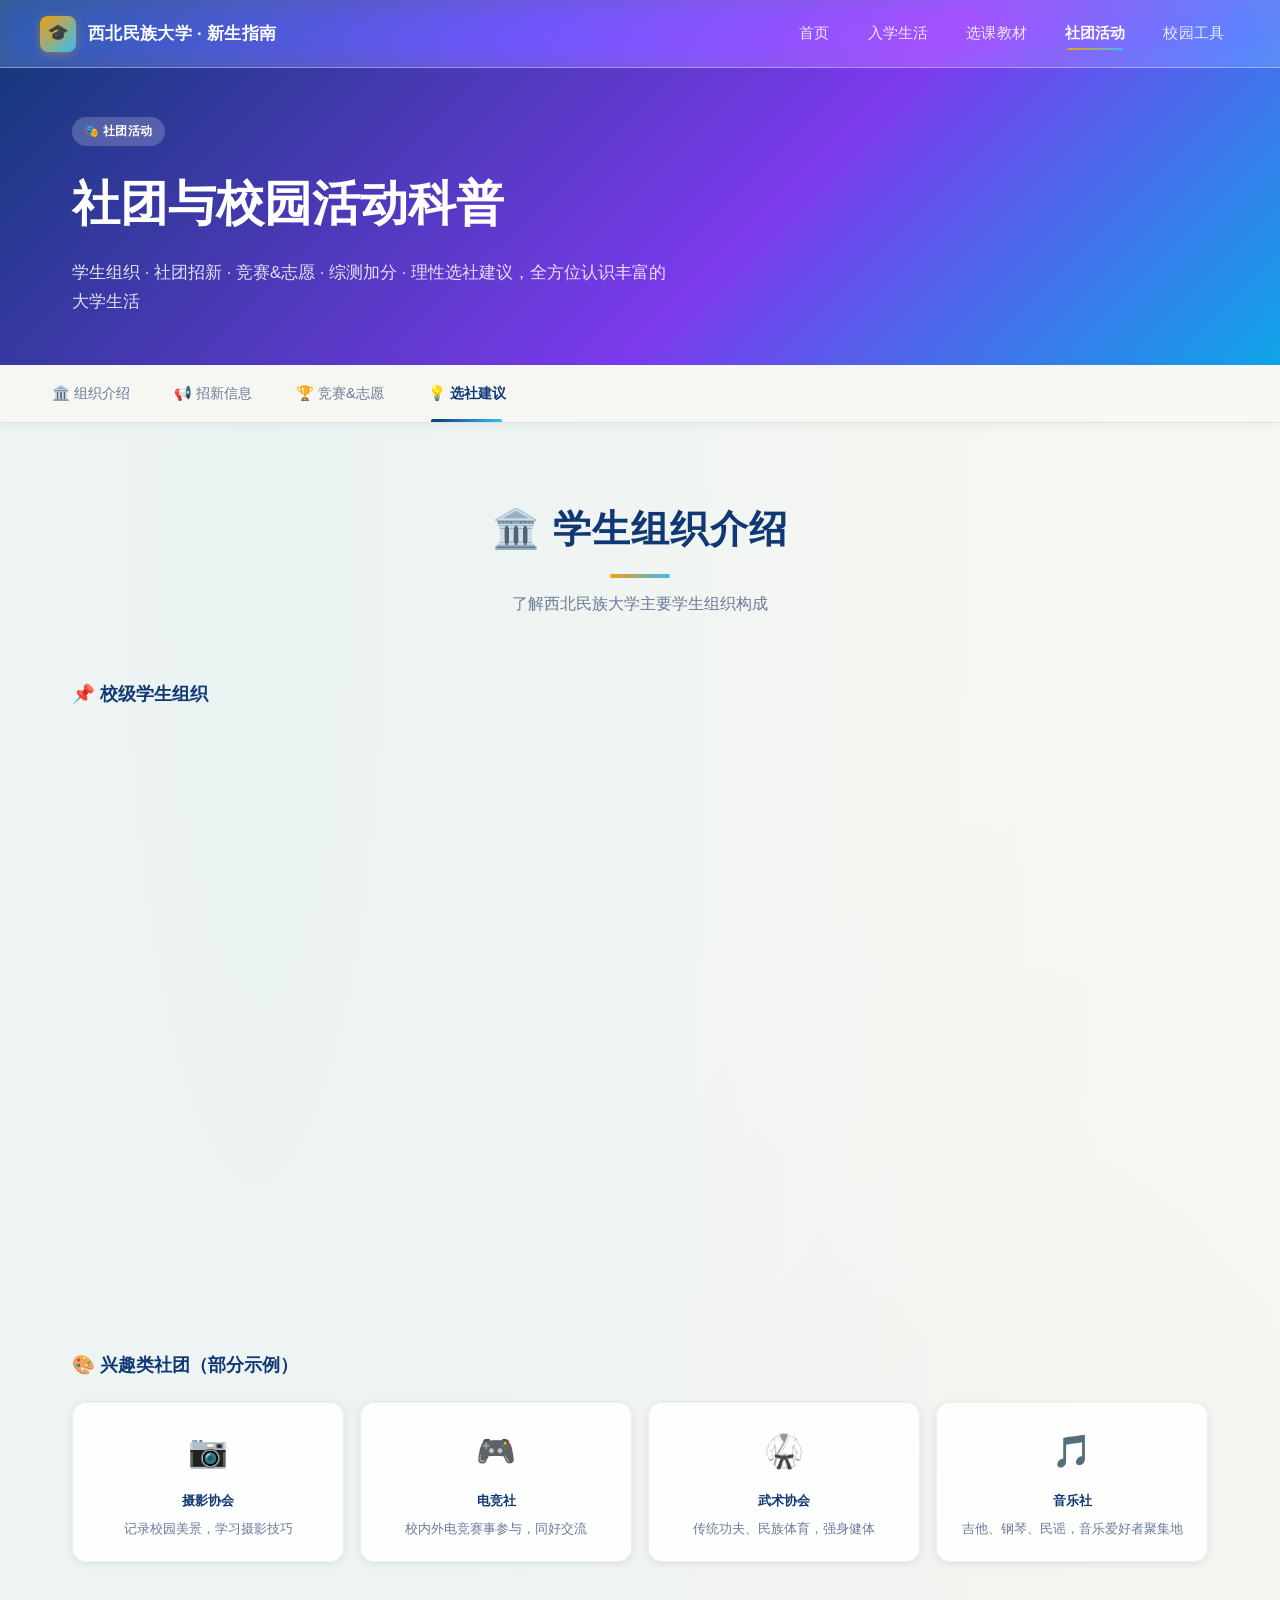
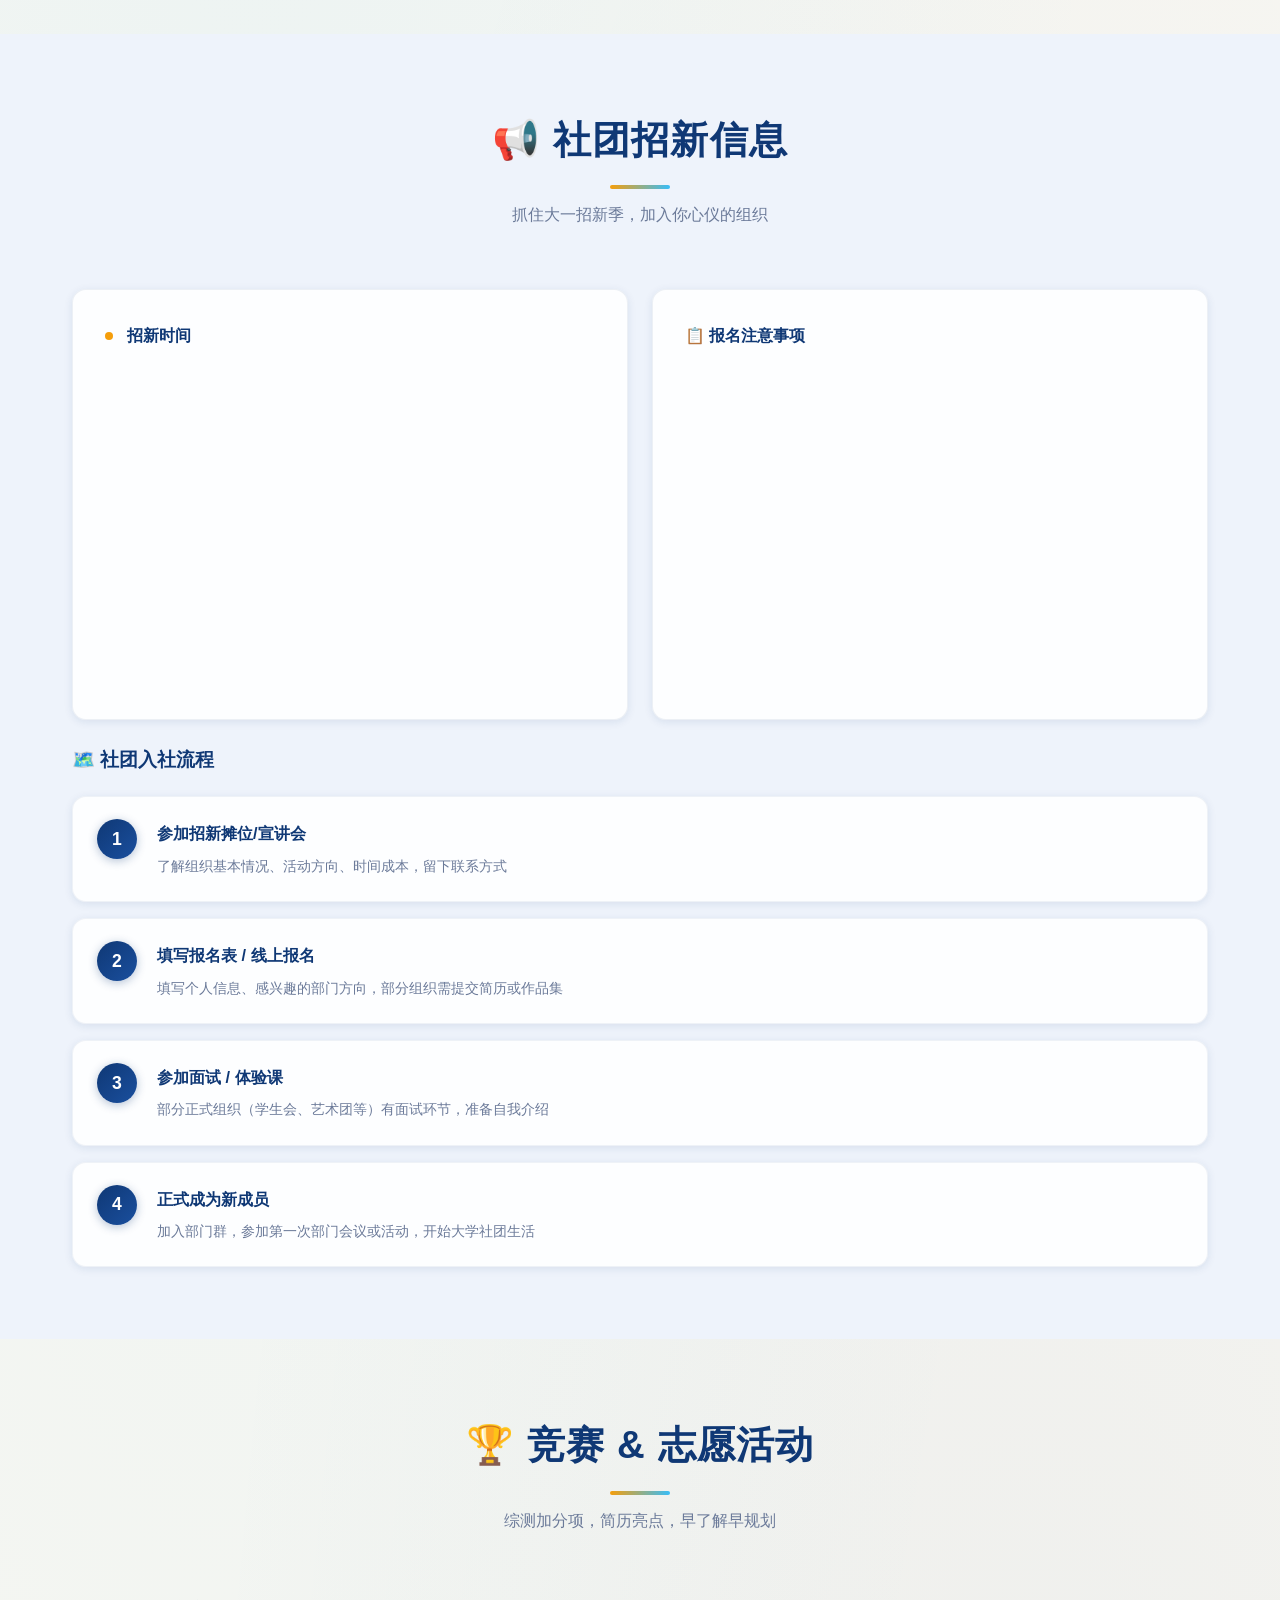
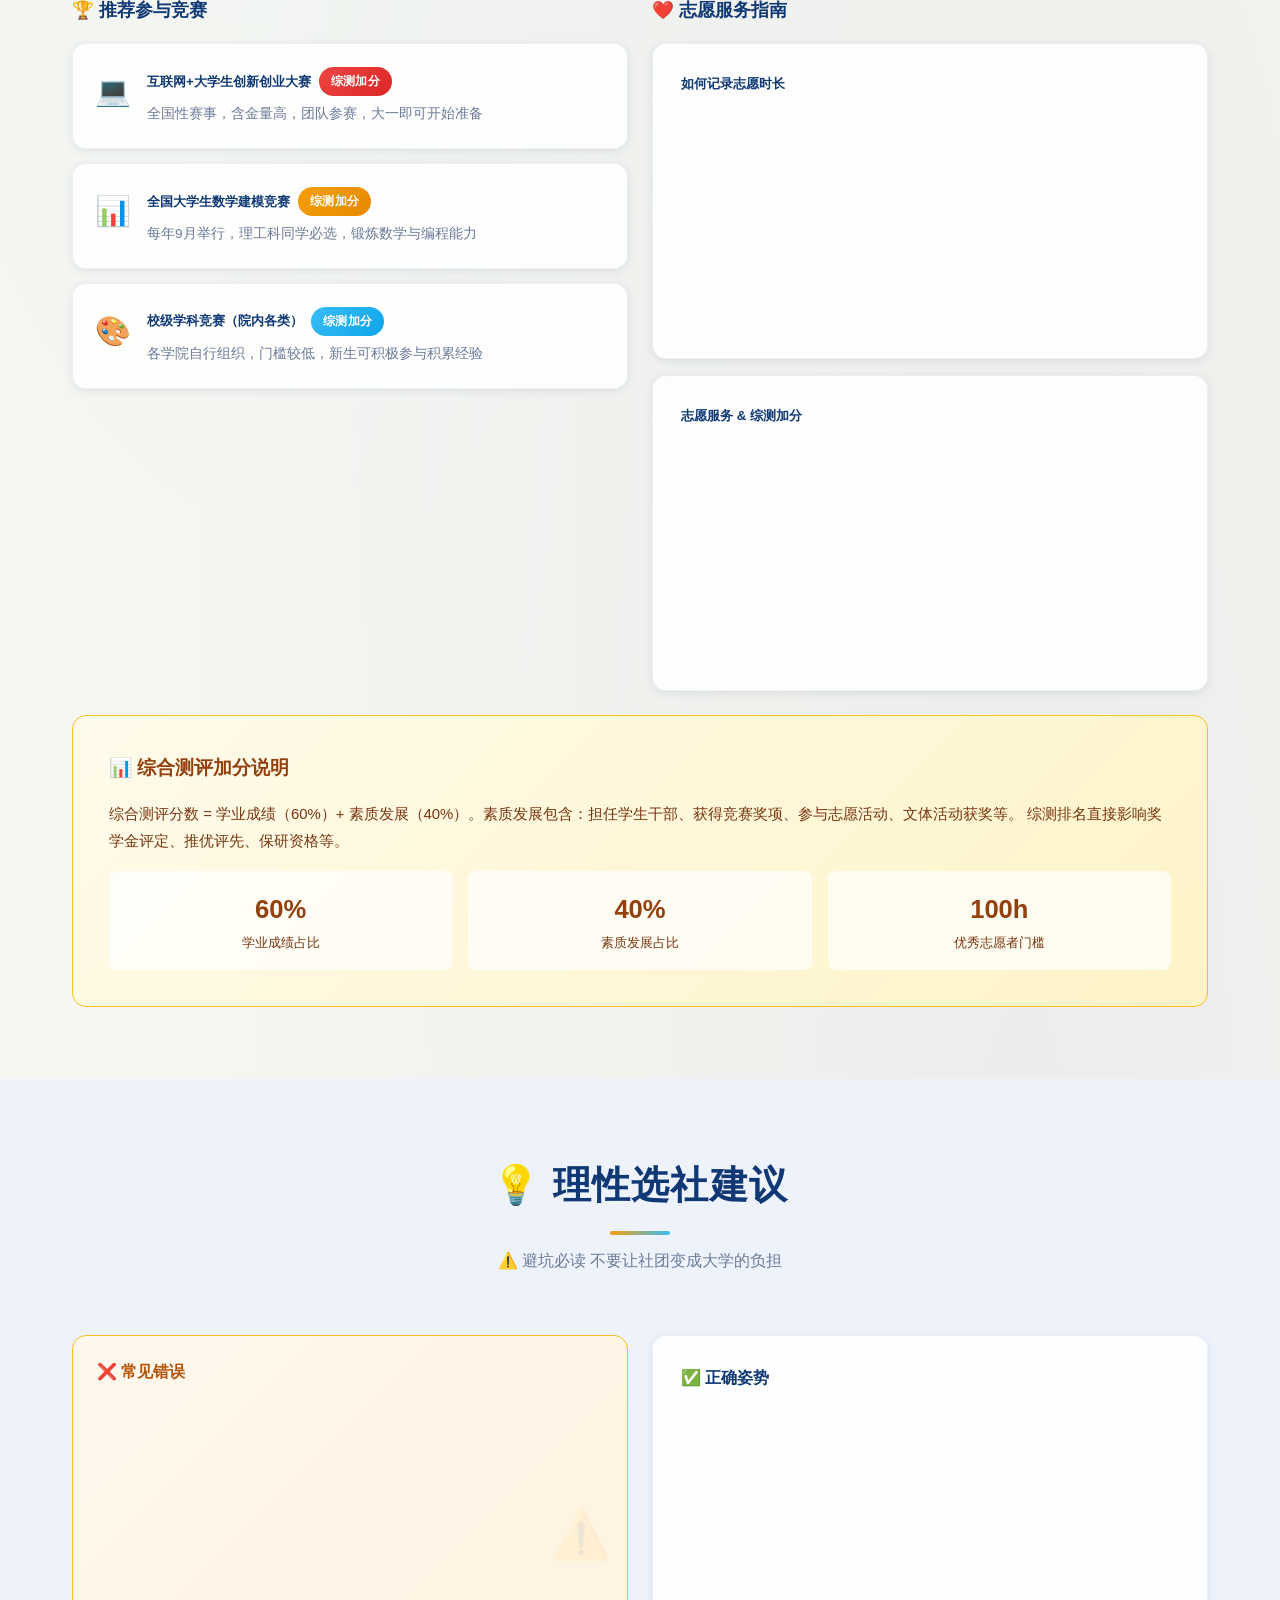
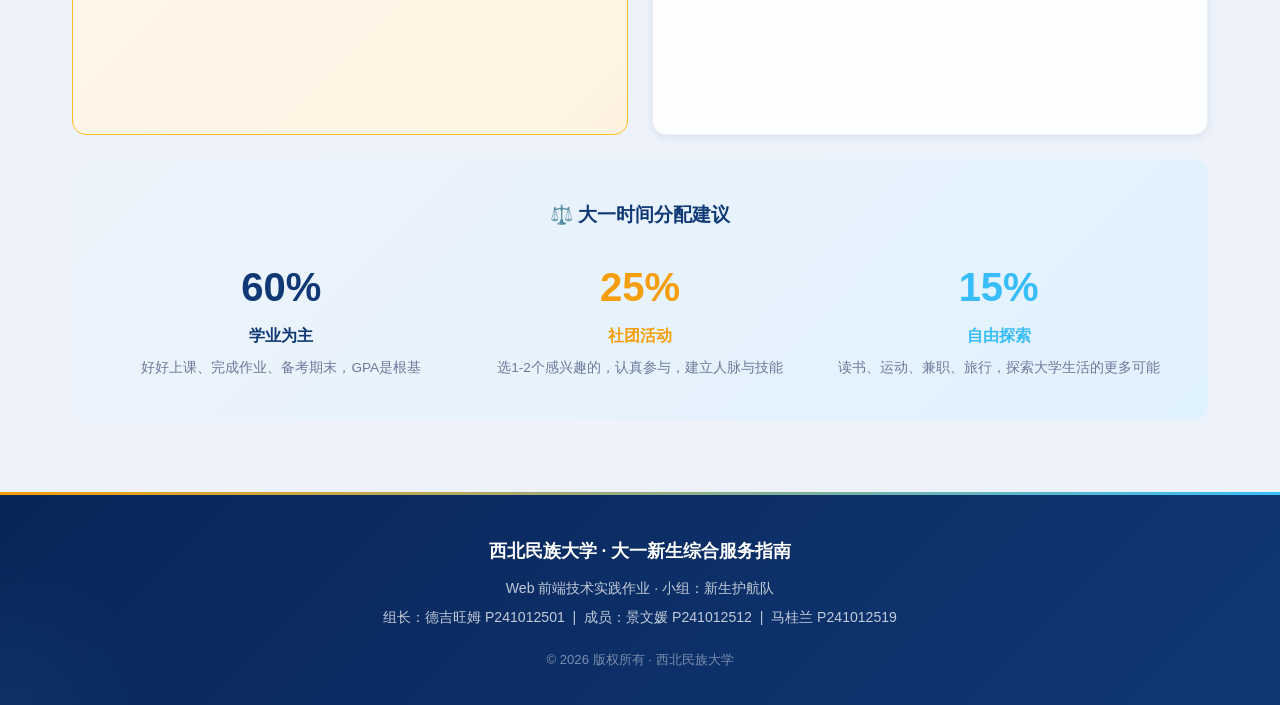
<file: activity.html>
<!DOCTYPE html>
<html lang="zh-CN">
<head>
  <meta charset="UTF-8" />
  <meta name="viewport" content="width=device-width, initial-scale=1.0" />
  <title>社团与校园活动 · 西北民族大学新生服务</title>
  <link rel="stylesheet" href="css/style.css" />
  <link rel="icon" href="data:image/svg+xml,<svg xmlns='http://www.w3.org/2000/svg' viewBox='0 0 100 100'><text y='.9em' font-size='90'>🎭</text></svg>" />
</head>
<body>

<!-- 加载动画 -->
<div id="page-loader">
  <div class="loader-logo">社团 & 校园活动指南</div>
  <div class="loader-spin"></div>
</div>

<!-- 顶部导航 -->
<nav class="navbar">
  <div class="nav-brand">
    <div class="nav-brand-icon">🎓</div>
    <span>西北民族大学 · 新生指南</span>
  </div>
  <div class="nav-menu">
    <a href="index.html" class="nav-link">首页</a>
    <a href="life.html" class="nav-link">入学生活</a>
    <a href="study.html" class="nav-link">选课教材</a>
    <a href="activity.html" class="nav-link">社团活动</a>
    <a href="tool.html" class="nav-link">校园工具</a>
  </div>
</nav>

<!-- 页面 Hero -->
<section style="padding-top:var(--nav-h);background:linear-gradient(135deg,#0F3875 0%,#7c3aed 60%,#0ea5e9 100%);color:#fff;padding-bottom:48px;padding-left:32px;padding-right:32px;">
  <div class="container" style="padding-top:48px;">
    <div class="scroll-reveal">
      <span class="badge" style="background:rgba(255,255,255,0.2);color:#fff;margin-bottom:16px;display:inline-block;">🎭 社团活动</span>
      <h1 style="font-size:clamp(1.8rem,4vw,3rem);font-weight:800;margin-bottom:12px;">社团与校园活动科普</h1>
      <p style="opacity:0.85;font-size:1.05rem;max-width:600px;">学生组织 · 社团招新 · 竞赛&志愿 · 综测加分 · 理性选社建议，全方位认识丰富的大学生活</p>
    </div>
  </div>
</section>

<!-- 二级导航 -->
<div class="subnav">
  <a class="subnav-link active" href="#sec-org" data-target="sec-org">🏛️ 组织介绍</a>
  <a class="subnav-link" href="#sec-recruit" data-target="sec-recruit">📢 招新信息</a>
  <a class="subnav-link" href="#sec-contest" data-target="sec-contest">🏆 竞赛&志愿</a>
  <a class="subnav-link" href="#sec-advice" data-target="sec-advice">💡 选社建议</a>
</div>

<!-- ============================================================
     1. 学生组织介绍
     ============================================================ -->
<section class="content-section" id="sec-org">
  <div class="container">
    <div class="section-title scroll-reveal">
      <h2>🏛️ 学生组织介绍</h2>
      <p>了解西北民族大学主要学生组织构成</p>
    </div>

    <!-- 校级组织 -->
    <h3 style="color:var(--primary);margin-bottom:20px;font-size:1.15rem;" class="scroll-reveal">📌 校级学生组织</h3>
    <div class="club-grid scroll-reveal">
      <div class="club-card delay-1">
        <span class="club-icon">🏛️</span>
        <div class="club-name">校学生会</div>
        <div class="club-desc">代表全校学生，主办大型校园活动，与行政职能部门对接，社团层级最高</div>
        <span class="badge badge-primary" style="margin-top:10px;">重要组织</span>
      </div>
      <div class="club-card delay-2">
        <span class="club-icon">🌟</span>
        <div class="club-name">校团委</div>
        <div class="club-desc">团学工作核心，统筹志愿服务、社会实践、青年节庆活动等，升职通道清晰</div>
        <span class="badge badge-accent" style="margin-top:10px;">团学系统</span>
      </div>
      <div class="club-card delay-3">
        <span class="club-icon">📰</span>
        <div class="club-name">大学生通讯社</div>
        <div class="club-desc">负责校园新闻采写、官方公众号运营、摄影摄像，适合有媒体志向的同学</div>
        <span class="badge badge-blue" style="margin-top:10px;">媒体方向</span>
      </div>
      <div class="club-card delay-4">
        <span class="club-icon">🎤</span>
        <div class="club-name">大学生艺术团</div>
        <div class="club-desc">包含声乐、舞蹈、器乐、主持等分团，代表学校参加各级文艺汇演</div>
        <span class="badge badge-green" style="margin-top:10px;">文艺方向</span>
      </div>
      <div class="club-card delay-5">
        <span class="club-icon">❤️</span>
        <div class="club-name">青年志愿者协会</div>
        <div class="club-desc">统筹全校志愿服务活动，对接社区、公益机构，志愿时长记录认证</div>
        <span class="badge badge-green" style="margin-top:10px;">公益方向</span>
      </div>
      <div class="club-card delay-6">
        <span class="club-icon">🔬</span>
        <div class="club-name">大学生科协</div>
        <div class="club-desc">组织学科竞赛、科技创新活动，承办各类学术讲座和实验创作展示</div>
        <span class="badge badge-accent" style="margin-top:10px;">学术方向</span>
      </div>
    </div>

    <!-- 兴趣社团 -->
    <h3 style="color:var(--primary);margin:40px 0 20px;font-size:1.15rem;" class="scroll-reveal">🎨 兴趣类社团（部分示例）</h3>
    <div class="content-grid content-grid-4" style="gap:16px;">
      <div class="card scroll-reveal delay-1" style="padding:20px;text-align:center;">
        <div style="font-size:2rem;margin-bottom:10px;">📷</div>
        <h5 style="color:var(--primary);margin-bottom:6px;">摄影协会</h5>
        <p style="font-size:0.82rem;color:var(--text-muted);">记录校园美景，学习摄影技巧</p>
      </div>
      <div class="card scroll-reveal delay-2" style="padding:20px;text-align:center;">
        <div style="font-size:2rem;margin-bottom:10px;">🎮</div>
        <h5 style="color:var(--primary);margin-bottom:6px;">电竞社</h5>
        <p style="font-size:0.82rem;color:var(--text-muted);">校内外电竞赛事参与，同好交流</p>
      </div>
      <div class="card scroll-reveal delay-3" style="padding:20px;text-align:center;">
        <div style="font-size:2rem;margin-bottom:10px;">🥋</div>
        <h5 style="color:var(--primary);margin-bottom:6px;">武术协会</h5>
        <p style="font-size:0.82rem;color:var(--text-muted);">传统功夫、民族体育，强身健体</p>
      </div>
      <div class="card scroll-reveal delay-4" style="padding:20px;text-align:center;">
        <div style="font-size:2rem;margin-bottom:10px;">🎵</div>
        <h5 style="color:var(--primary);margin-bottom:6px;">音乐社</h5>
        <p style="font-size:0.82rem;color:var(--text-muted);">吉他、钢琴、民谣，音乐爱好者聚集地</p>
      </div>
    </div>
  </div>
</section>

<!-- ============================================================
     2. 招新信息
     ============================================================ -->
<section class="content-section" id="sec-recruit" style="background:var(--bg2);">
  <div class="container">
    <div class="section-title scroll-reveal">
      <h2>📢 社团招新信息</h2>
      <p>抓住大一招新季，加入你心仪的组织</p>
    </div>

    <div class="content-grid content-grid-2" style="gap:24px;">

      <div class="card scroll-reveal delay-1" style="padding:32px;">
        <h4 style="color:var(--primary);margin-bottom:16px;display:flex;align-items:center;gap:8px;">
          <span class="breath-dot"></span> 招新时间
        </h4>
        <ul class="info-list">
          <li class="info-item"><span class="info-icon">📅</span>
            <div>
              <strong>大型招新：</strong> 开学第 2–3 周，教学楼广场/生活区举办集中招新
              <span class="badge badge-red" style="margin-left:8px;">重点时间</span>
            </div>
          </li>
          <li class="info-item"><span class="info-icon">📅</span>部分小型社团全年滚动招新，关注公众号通知</li>
          <li class="info-item"><span class="info-icon">⏰</span>招新摊位一般在 10:00–17:00 设置</li>
          <li class="info-item"><span class="info-icon">📝</span>填写报名表后等待面试/体验课通知</li>
        </ul>
      </div>

      <div class="card scroll-reveal delay-2" style="padding:32px;">
        <h4 style="color:var(--primary);margin-bottom:16px;">📋 报名注意事项</h4>
        <ul class="info-list">
          <li class="info-item"><span class="info-icon">💡</span>招新现场多走走，不要冲动加入所有感兴趣的</li>
          <li class="info-item"><span class="info-icon">💡</span>提前了解该组织的活动频率和时间成本</li>
          <li class="info-item"><span class="info-icon">💡</span>询问学长学姐氛围是否良好、是否有"割韭菜"情况</li>
          <li class="info-item"><span class="info-icon">💡</span>参加1-2个体验活动再决定是否正式加入</li>
        </ul>
      </div>

    </div>

    <!-- 报名流程步骤 -->
    <div class="scroll-reveal mt-24">
      <h3 style="color:var(--primary);margin-bottom:20px;">🗺️ 社团入社流程</h3>
      <div class="steps-list">
        <div class="step-item scroll-reveal delay-1">
          <div class="step-num">1</div>
          <div class="step-body">
            <h4>参加招新摊位/宣讲会</h4>
            <p>了解组织基本情况、活动方向、时间成本，留下联系方式</p>
          </div>
        </div>
        <div class="step-item scroll-reveal delay-2">
          <div class="step-num">2</div>
          <div class="step-body">
            <h4>填写报名表 / 线上报名</h4>
            <p>填写个人信息、感兴趣的部门方向，部分组织需提交简历或作品集</p>
          </div>
        </div>
        <div class="step-item scroll-reveal delay-3">
          <div class="step-num">3</div>
          <div class="step-body">
            <h4>参加面试 / 体验课</h4>
            <p>部分正式组织（学生会、艺术团等）有面试环节，准备自我介绍</p>
          </div>
        </div>
        <div class="step-item scroll-reveal delay-4">
          <div class="step-num">4</div>
          <div class="step-body">
            <h4>正式成为新成员</h4>
            <p>加入部门群，参加第一次部门会议或活动，开始大学社团生活</p>
          </div>
        </div>
      </div>
    </div>
  </div>
</section>

<!-- ============================================================
     3. 竞赛 & 志愿活动
     ============================================================ -->
<section class="content-section" id="sec-contest">
  <div class="container">
    <div class="section-title scroll-reveal">
      <h2>🏆 竞赛 & 志愿活动</h2>
      <p>综测加分项，简历亮点，早了解早规划</p>
    </div>

    <div class="content-grid content-grid-2" style="gap:24px;">

      <!-- 竞赛板块 -->
      <div>
        <h3 style="color:var(--primary);margin-bottom:18px;font-size:1.1rem;" class="scroll-reveal">🏆 推荐参与竞赛</h3>
        <div style="display:flex;flex-direction:column;gap:14px;">

          <div class="card scroll-reveal delay-1" style="padding:22px;display:flex;gap:16px;align-items:flex-start;">
            <span style="font-size:1.8rem;flex-shrink:0;">💻</span>
            <div>
              <div style="display:flex;align-items:center;gap:8px;margin-bottom:6px;">
                <h5 style="color:var(--primary);">互联网+大学生创新创业大赛</h5>
                <span class="badge badge-red" data-tip="省级及以上奖项可获综测加分">综测加分</span>
              </div>
              <p style="font-size:0.85rem;color:var(--text-muted);">全国性赛事，含金量高，团队参赛，大一即可开始准备</p>
            </div>
          </div>

          <div class="card scroll-reveal delay-2" style="padding:22px;display:flex;gap:16px;align-items:flex-start;">
            <span style="font-size:1.8rem;flex-shrink:0;">📊</span>
            <div>
              <div style="display:flex;align-items:center;gap:8px;margin-bottom:6px;">
                <h5 style="color:var(--primary);">全国大学生数学建模竞赛</h5>
                <span class="badge badge-accent" data-tip="国家级奖项综测加分2-5分">综测加分</span>
              </div>
              <p style="font-size:0.85rem;color:var(--text-muted);">每年9月举行，理工科同学必选，锻炼数学与编程能力</p>
            </div>
          </div>

          <div class="card scroll-reveal delay-3" style="padding:22px;display:flex;gap:16px;align-items:flex-start;">
            <span style="font-size:1.8rem;flex-shrink:0;">🎨</span>
            <div>
              <div style="display:flex;align-items:center;gap:8px;margin-bottom:6px;">
                <h5 style="color:var(--primary);">校级学科竞赛（院内各类）</h5>
                <span class="badge badge-blue" data-tip="校级奖项可获综测加分0.5-2分">综测加分</span>
              </div>
              <p style="font-size:0.85rem;color:var(--text-muted);">各学院自行组织，门槛较低，新生可积极参与积累经验</p>
            </div>
          </div>

        </div>
      </div>

      <!-- 志愿服务 -->
      <div>
        <h3 style="color:var(--primary);margin-bottom:18px;font-size:1.1rem;" class="scroll-reveal">❤️ 志愿服务指南</h3>
        <div class="card scroll-reveal delay-1" style="padding:28px;margin-bottom:16px;">
          <h5 style="color:var(--primary);margin-bottom:14px;">如何记录志愿时长</h5>
          <ul class="info-list">
            <li class="info-item"><span class="info-icon">📱</span>注册"志愿汇" App 或 微信"志愿中国"，进行实名认证</li>
            <li class="info-item"><span class="info-icon">📝</span>每次参与活动后由负责人扫码或手动录入时长</li>
            <li class="info-item"><span class="info-icon">🏆</span>累计100小时以上可获优秀志愿者称号</li>
          </ul>
        </div>
        <div class="card scroll-reveal delay-2" style="padding:28px;">
          <h5 style="color:var(--primary);margin-bottom:14px;">志愿服务 & 综测加分</h5>
          <ul class="info-list">
            <li class="info-item"><span class="info-icon">📊</span>志愿时长计入综合测评"素质发展"项目</li>
            <li class="info-item"><span class="info-icon">⭐</span>每学年有效时长越多，加分越多</li>
            <li class="info-item"><span class="info-icon">✅</span>优先参与学院组织的官方志愿活动（认证可靠）</li>
          </ul>
        </div>
      </div>

    </div>

    <!-- 综测说明 -->
    <div class="scroll-reveal mt-24" style="background:linear-gradient(135deg,#fffbeb,#fef3c7);border-radius:var(--radius);padding:36px;border:1.5px solid #fbbf24;">
      <h3 style="color:#92400e;margin-bottom:16px;">📊 综合测评加分说明</h3>
      <p style="color:#78350f;font-size:0.93rem;line-height:1.8;margin-bottom:16px;">
        综合测评分数 = 学业成绩（60%）+ 素质发展（40%）。素质发展包含：担任学生干部、获得竞赛奖项、参与志愿活动、文体活动获奖等。
        综测排名直接影响奖学金评定、推优评先、保研资格等。
      </p>
      <div class="content-grid content-grid-3" style="gap:16px;">
        <div style="background:rgba(255,255,255,0.7);border-radius:var(--radius-sm);padding:16px;text-align:center;">
          <div style="font-size:1.6rem;font-weight:800;color:#92400e;">60%</div>
          <div style="font-size:0.82rem;color:#78350f;">学业成绩占比</div>
        </div>
        <div style="background:rgba(255,255,255,0.7);border-radius:var(--radius-sm);padding:16px;text-align:center;">
          <div style="font-size:1.6rem;font-weight:800;color:#92400e;">40%</div>
          <div style="font-size:0.82rem;color:#78350f;">素质发展占比</div>
        </div>
        <div style="background:rgba(255,255,255,0.7);border-radius:var(--radius-sm);padding:16px;text-align:center;">
          <div style="font-size:1.6rem;font-weight:800;color:#92400e;">100h</div>
          <div style="font-size:0.82rem;color:#78350f;">优秀志愿者门槛</div>
        </div>
      </div>
    </div>
  </div>
</section>

<!-- ============================================================
     4. 理性选社建议
     ============================================================ -->
<section class="content-section" id="sec-advice" style="background:var(--bg2);">
  <div class="container">
    <div class="section-title scroll-reveal">
      <h2>💡 理性选社建议</h2>
      <p><span class="blink-warn">⚠️ 避坑必读</span> 不要让社团变成大学的负担</p>
    </div>

    <div class="content-grid content-grid-2" style="gap:24px;">

      <div class="alert-card scroll-reveal delay-1">
        <h4>❌ 常见错误</h4>
        <ul class="info-list mt-8">
          <li class="info-item"><span class="info-icon">🚫</span>同时加入5个以上社团，每个都应付</li>
          <li class="info-item"><span class="info-icon">🚫</span>只图综测加分，参加完全不感兴趣的组织</li>
          <li class="info-item"><span class="info-icon">🚫</span>第一周就加入所有社团，一学期后全部退出</li>
          <li class="info-item"><span class="info-icon">🚫</span>把所有时间用于社团，忽视学业导致挂科</li>
        </ul>
      </div>

      <div class="card scroll-reveal delay-2" style="padding:28px;">
        <h4 style="color:var(--primary);margin-bottom:16px;">✅ 正确姿势</h4>
        <ul class="info-list">
          <li class="info-item"><span class="info-icon">💡</span>大一先稳定学业，再考虑参与1-2个社团</li>
          <li class="info-item"><span class="info-icon">💡</span>根据自身时间和兴趣选择，质量优于数量</li>
          <li class="info-item"><span class="info-icon">💡</span>优先加入与专业或未来规划相关的组织</li>
          <li class="info-item"><span class="info-icon">💡</span>大一先体验，大二再考虑竞选干部职位</li>
        </ul>
      </div>

    </div>

    <!-- 社团 vs 学业 建议框 -->
    <div class="scroll-reveal mt-24" style="background:linear-gradient(135deg,var(--bg2),#e0f2fe);border-radius:var(--radius);padding:40px;">
      <h3 style="color:var(--primary);margin-bottom:20px;text-align:center;">⚖️ 大一时间分配建议</h3>
      <div class="content-grid content-grid-3" style="gap:20px;text-align:center;">
        <div>
          <div style="font-size:2.5rem;font-weight:800;color:var(--primary);">60%</div>
          <div style="font-size:1rem;font-weight:600;color:var(--primary);margin-bottom:6px;">学业为主</div>
          <p style="font-size:0.85rem;color:var(--text-muted);">好好上课、完成作业、备考期末，GPA是根基</p>
        </div>
        <div>
          <div style="font-size:2.5rem;font-weight:800;color:var(--accent);">25%</div>
          <div style="font-size:1rem;font-weight:600;color:var(--accent);margin-bottom:6px;">社团活动</div>
          <p style="font-size:0.85rem;color:var(--text-muted);">选1-2个感兴趣的，认真参与，建立人脉与技能</p>
        </div>
        <div>
          <div style="font-size:2.5rem;font-weight:800;color:var(--accent2);">15%</div>
          <div style="font-size:1rem;font-weight:600;color:var(--accent2);margin-bottom:6px;">自由探索</div>
          <p style="font-size:0.85rem;color:var(--text-muted);">读书、运动、兼职、旅行，探索大学生活的更多可能</p>
        </div>
      </div>
    </div>
  </div>
</section>

<!-- 页脚 -->
<footer>
  <div class="footer-inner">
    <div class="footer-logo">西北民族大学 · 大一新生综合服务指南</div>
    <div class="footer-members">
      Web 前端技术实践作业 · 小组：新生护航队<br/>
      组长：德吉旺姆 P241012501 &nbsp;|&nbsp;
      成员：景文媛 P241012512 &nbsp;|&nbsp; 马桂兰 P241012519
    </div>
    <div class="footer-copy">© 2026 版权所有 · 西北民族大学</div>
  </div>
</footer>

<button id="back-top" title="返回顶部">↑</button>
<script src="js/script.js"></script>
</body>
</html>
</file>
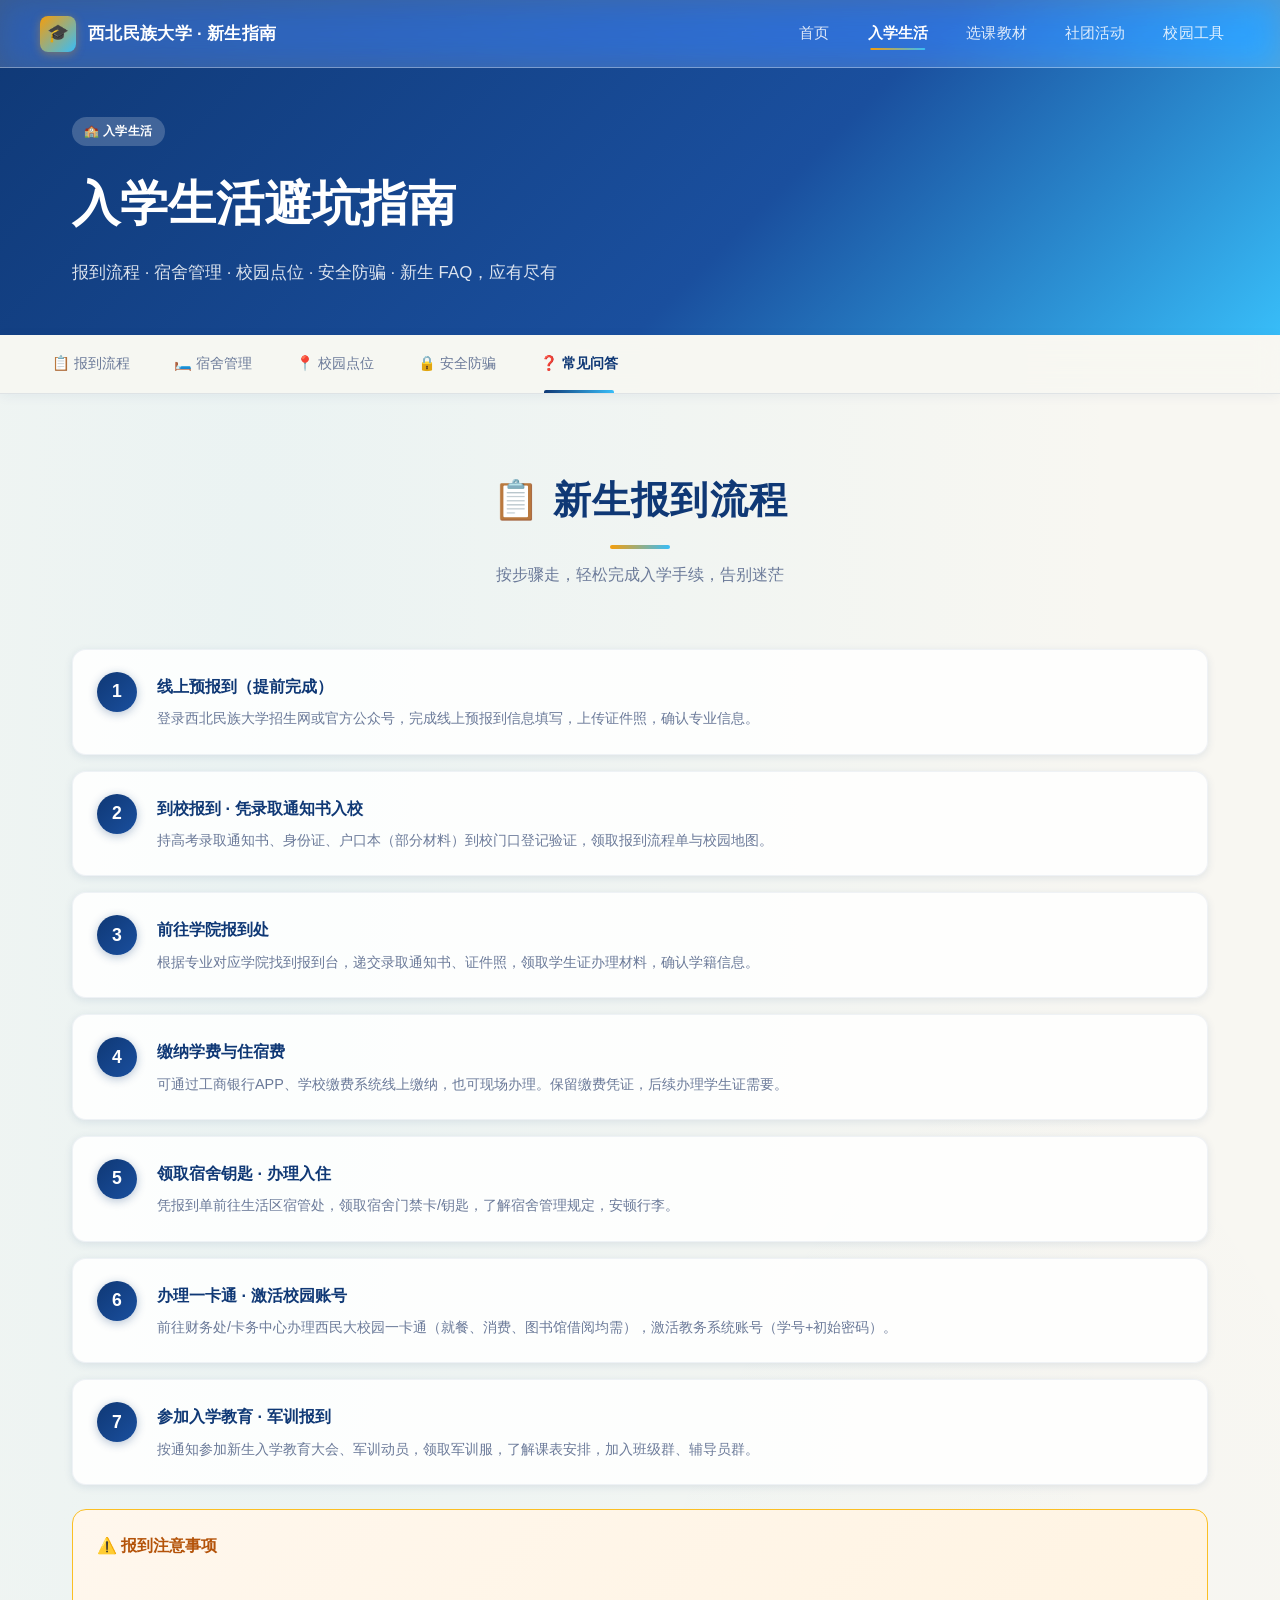
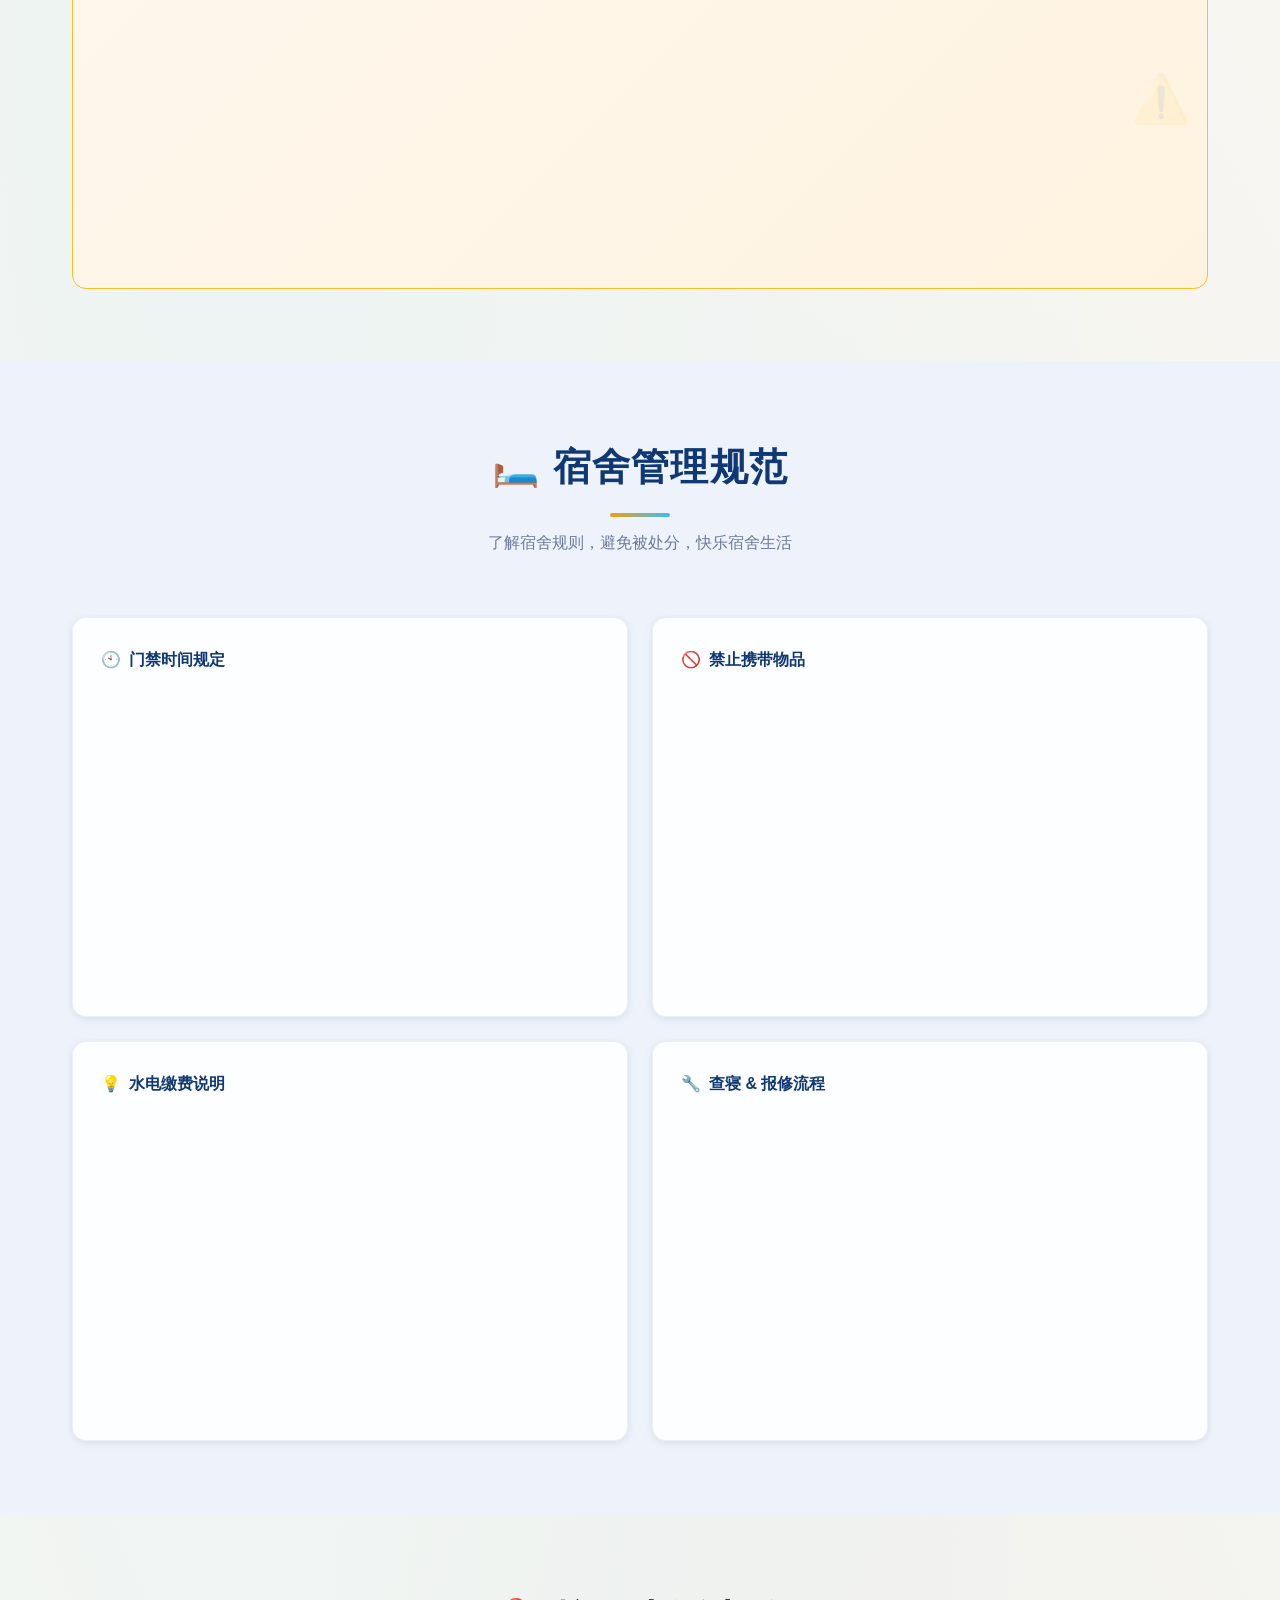
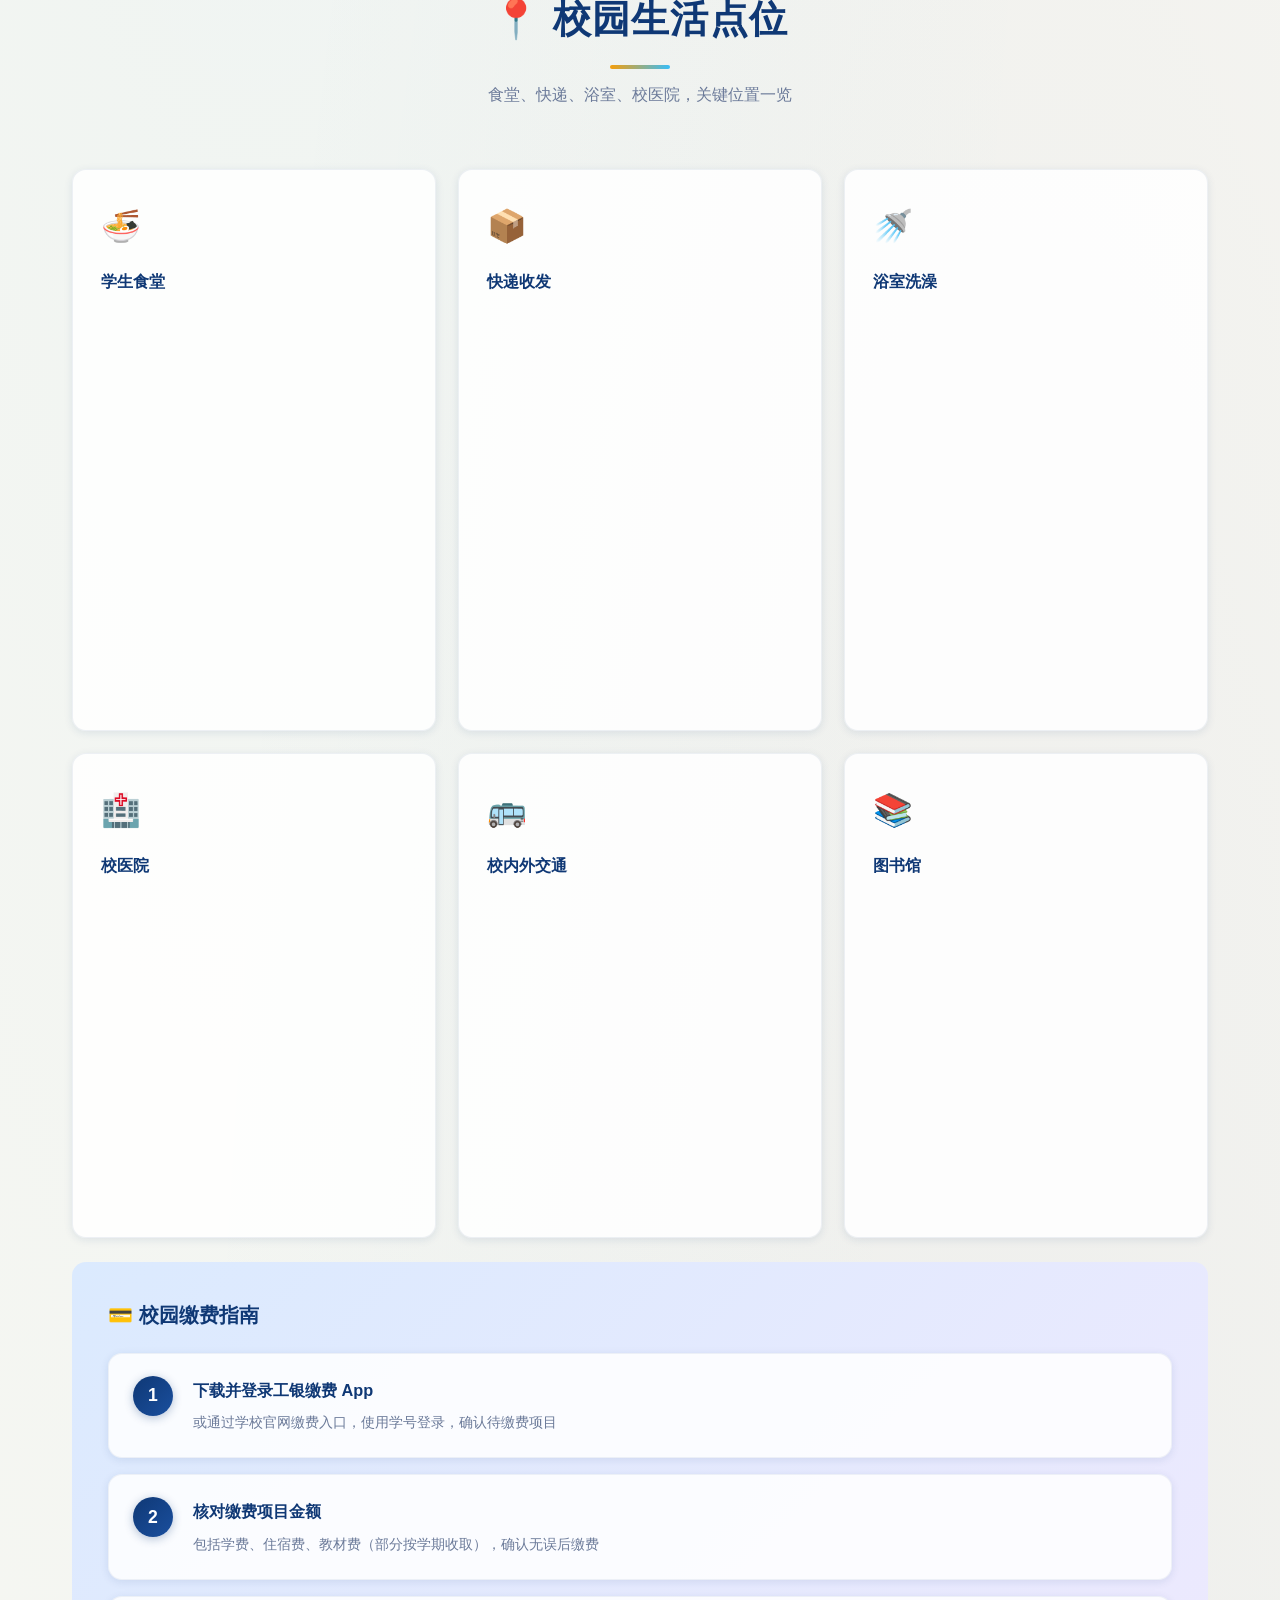
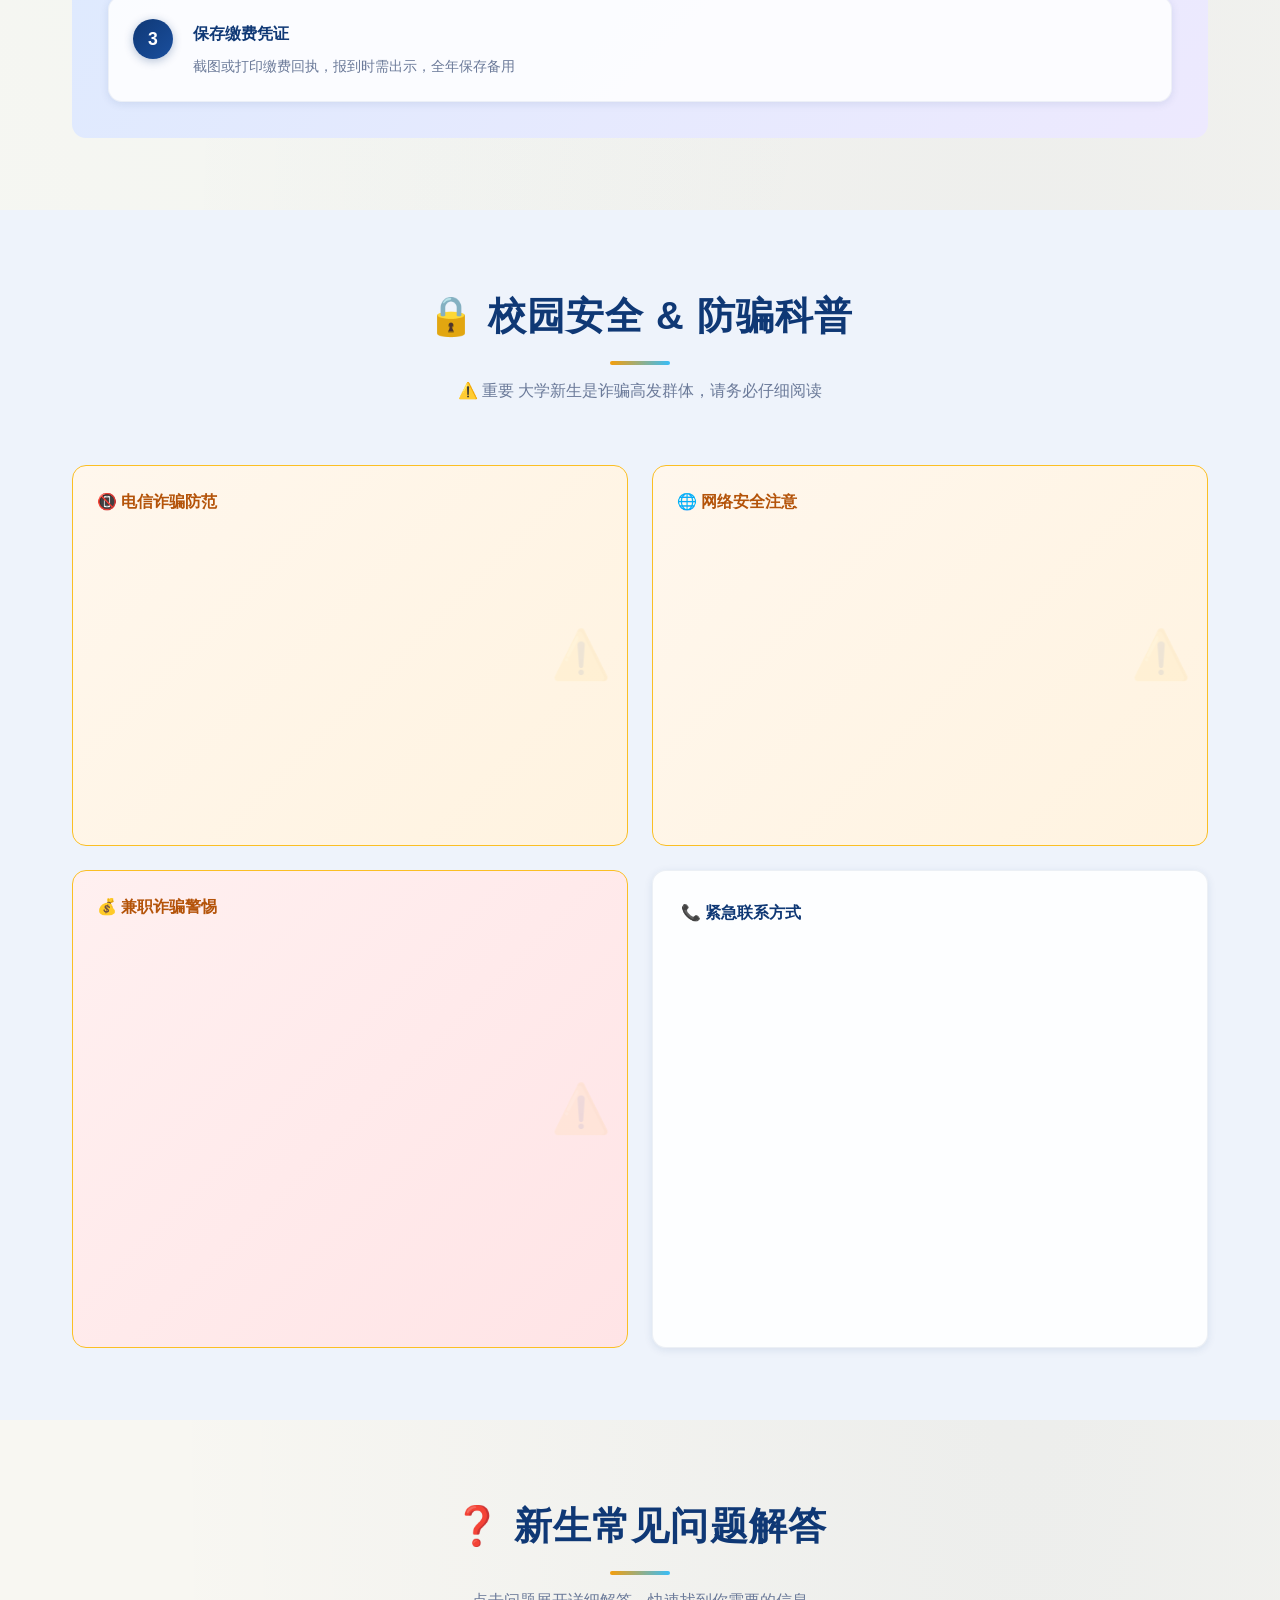
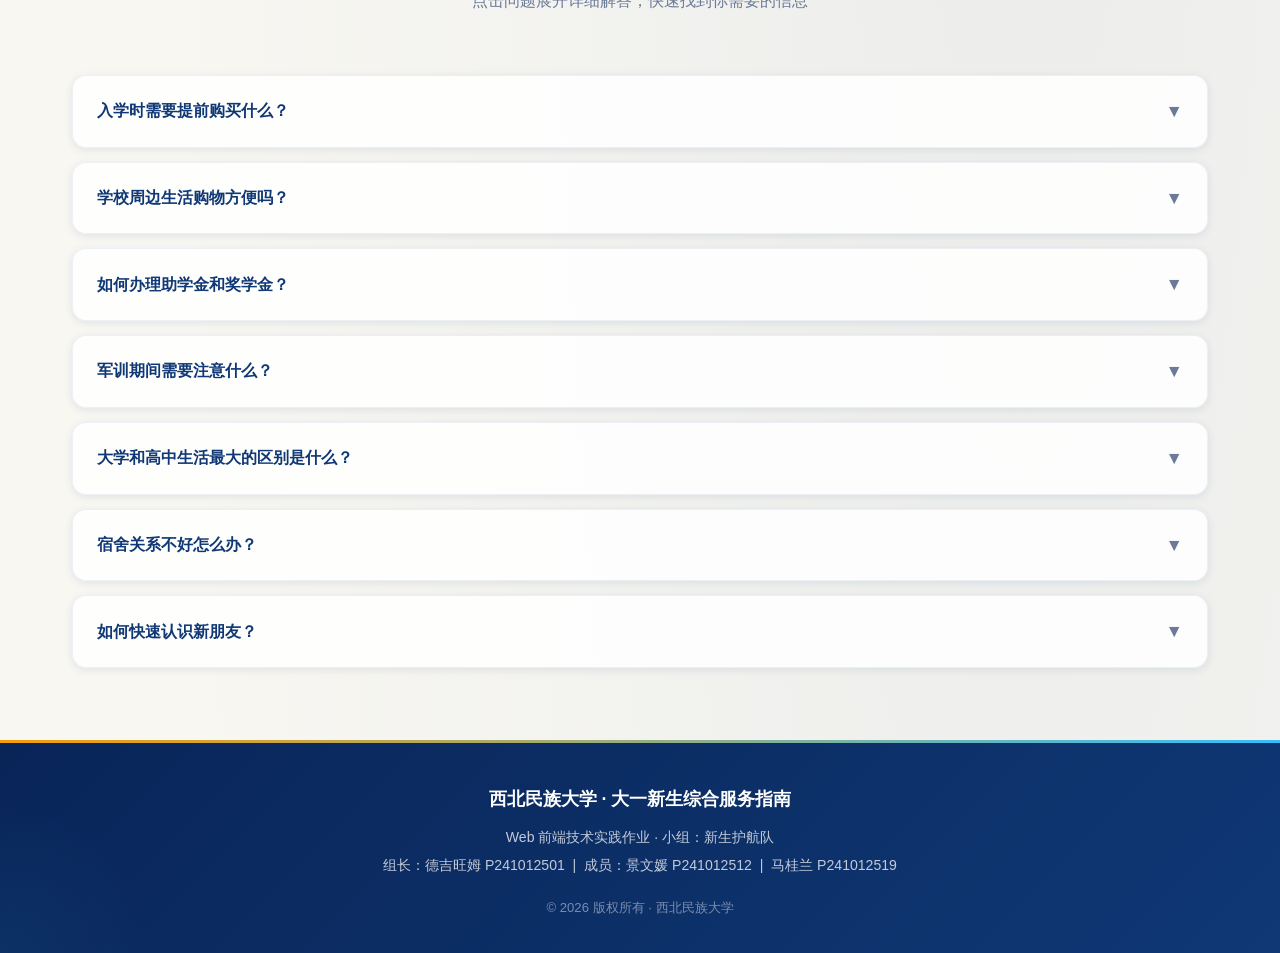
<file: life.html>
<!DOCTYPE html>
<html lang="zh-CN">
<head>
  <meta charset="UTF-8" />
  <meta name="viewport" content="width=device-width, initial-scale=1.0" />
  <title>入学生活避坑指南 · 西北民族大学新生服务</title>
  <link rel="stylesheet" href="css/style.css" />
  <link rel="icon" href="data:image/svg+xml,<svg xmlns='http://www.w3.org/2000/svg' viewBox='0 0 100 100'><text y='.9em' font-size='90'>🏫</text></svg>" />
</head>
<body>

<!-- 加载动画 -->
<div id="page-loader">
  <div class="loader-logo">入学生活避坑指南</div>
  <div class="loader-spin"></div>
</div>

<!-- 顶部导航 -->
<nav class="navbar">
  <div class="nav-brand">
    <div class="nav-brand-icon">🎓</div>
    <span>西北民族大学 · 新生指南</span>
  </div>
  <div class="nav-menu">
    <a href="index.html" class="nav-link">首页</a>
    <a href="life.html" class="nav-link">入学生活</a>
    <a href="study.html" class="nav-link">选课教材</a>
    <a href="activity.html" class="nav-link">社团活动</a>
    <a href="tool.html" class="nav-link">校园工具</a>
  </div>
</nav>

<!-- 页面 Hero（小型横幅） -->
<section style="padding-top:var(--nav-h);background:linear-gradient(135deg,var(--primary) 0%,var(--primary-light) 60%,var(--accent2) 100%);color:#fff;padding-bottom:48px;padding-left:32px;padding-right:32px;">
  <div class="container" style="padding-top:48px;">
    <div class="scroll-reveal">
      <span class="badge" style="background:rgba(255,255,255,0.2);color:#fff;margin-bottom:16px;display:inline-block;">🏫 入学生活</span>
      <h1 style="font-size:clamp(1.8rem,4vw,3rem);font-weight:800;margin-bottom:12px;">入学生活避坑指南</h1>
      <p style="opacity:0.85;font-size:1.05rem;max-width:560px;">报到流程 · 宿舍管理 · 校园点位 · 安全防骗 · 新生 FAQ，应有尽有</p>
    </div>
  </div>
</section>

<!-- 二级锚点导航 -->
<div class="subnav">
  <a class="subnav-link active" href="#sec-checkin" data-target="sec-checkin">📋 报到流程</a>
  <a class="subnav-link" href="#sec-dorm" data-target="sec-dorm">🛏️ 宿舍管理</a>
  <a class="subnav-link" href="#sec-campus" data-target="sec-campus">📍 校园点位</a>
  <a class="subnav-link" href="#sec-safe" data-target="sec-safe">🔒 安全防骗</a>
  <a class="subnav-link" href="#sec-faq" data-target="sec-faq">❓ 常见问答</a>
</div>

<!-- ============================================================
     1. 新生报到流程
     ============================================================ -->
<section class="content-section" id="sec-checkin">
  <div class="container">
    <div class="section-title scroll-reveal">
      <h2>📋 新生报到流程</h2>
      <p>按步骤走，轻松完成入学手续，告别迷茫</p>
    </div>

    <div style="position:relative;">
      <div class="steps-list">
        <!-- 步骤 1 -->
        <div class="step-item scroll-reveal delay-1">
          <div class="step-num">1</div>
          <div class="step-body">
            <h4>线上预报到（提前完成）</h4>
            <p>登录西北民族大学招生网或官方公众号，完成线上预报到信息填写，上传证件照，确认专业信息。</p>
          </div>
        </div>
        <!-- 步骤 2 -->
        <div class="step-item scroll-reveal delay-2">
          <div class="step-num">2</div>
          <div class="step-body">
            <h4>到校报到 · 凭录取通知书入校</h4>
            <p>持高考录取通知书、身份证、户口本（部分材料）到校门口登记验证，领取报到流程单与校园地图。</p>
          </div>
        </div>
        <!-- 步骤 3 -->
        <div class="step-item scroll-reveal delay-3">
          <div class="step-num">3</div>
          <div class="step-body">
            <h4>前往学院报到处</h4>
            <p>根据专业对应学院找到报到台，递交录取通知书、证件照，领取学生证办理材料，确认学籍信息。</p>
          </div>
        </div>
        <!-- 步骤 4 -->
        <div class="step-item scroll-reveal delay-4">
          <div class="step-num">4</div>
          <div class="step-body">
            <h4>缴纳学费与住宿费</h4>
            <p>可通过工商银行APP、学校缴费系统线上缴纳，也可现场办理。保留缴费凭证，后续办理学生证需要。</p>
          </div>
        </div>
        <!-- 步骤 5 -->
        <div class="step-item scroll-reveal delay-5">
          <div class="step-num">5</div>
          <div class="step-body">
            <h4>领取宿舍钥匙 · 办理入住</h4>
            <p>凭报到单前往生活区宿管处，领取宿舍门禁卡/钥匙，了解宿舍管理规定，安顿行李。</p>
          </div>
        </div>
        <!-- 步骤 6 -->
        <div class="step-item scroll-reveal delay-6">
          <div class="step-num">6</div>
          <div class="step-body">
            <h4>办理一卡通 · 激活校园账号</h4>
            <p>前往财务处/卡务中心办理西民大校园一卡通（就餐、消费、图书馆借阅均需），激活教务系统账号（学号+初始密码）。</p>
          </div>
        </div>
        <!-- 步骤 7 -->
        <div class="step-item scroll-reveal">
          <div class="step-num">7</div>
          <div class="step-body">
            <h4>参加入学教育 · 军训报到</h4>
            <p>按通知参加新生入学教育大会、军训动员，领取军训服，了解课表安排，加入班级群、辅导员群。</p>
          </div>
        </div>
      </div>
    </div>

    <!-- 提示卡 -->
    <div class="alert-card scroll-reveal mt-24">
      <h4>⚠️ 报到注意事项</h4>
      <ul class="info-list mt-8">
        <li class="info-item"><span class="info-icon">📌</span>录取通知书务必妥善保管，整个大学期间均需要</li>
        <li class="info-item"><span class="info-icon">📌</span>身份证多复印几份，各环节均可能需要</li>
        <li class="info-item"><span class="info-icon">📌</span>建议只带必需物品，宿舍物品可以到校后再置办</li>
        <li class="info-item"><span class="info-icon">📌</span>报到当天校园很忙，家长可在门口等候，新生进入报到区</li>
      </ul>
    </div>
  </div>
</section>

<!-- ============================================================
     2. 宿舍管理规范
     ============================================================ -->
<section class="content-section" id="sec-dorm" style="background:var(--bg2);">
  <div class="container">
    <div class="section-title scroll-reveal">
      <h2>🛏️ 宿舍管理规范</h2>
      <p>了解宿舍规则，避免被处分，快乐宿舍生活</p>
    </div>
    <div class="content-grid content-grid-2" style="gap:24px;">

      <!-- 门禁时间 -->
      <div class="card scroll-reveal delay-1" style="padding:28px;">
        <h4 style="color:var(--primary);margin-bottom:16px;display:flex;align-items:center;gap:8px;">
          <span>🕙</span> 门禁时间规定
        </h4>
        <ul class="info-list">
          <li class="info-item"><span class="info-icon">🌙</span>工作日晚 22:30 宿舍楼锁门</li>
          <li class="info-item"><span class="info-icon">🌙</span>周末/节假日晚 23:00 锁门</li>
          <li class="info-item"><span class="info-icon">⚠️</span>超时未归需提前向辅导员请假</li>
          <li class="info-item"><span class="info-icon">📱</span>门禁卡丢失需及时补办，及时报告</li>
        </ul>
      </div>

      <!-- 违禁物品 -->
      <div class="card scroll-reveal delay-2" style="padding:28px;">
        <h4 style="color:var(--primary);margin-bottom:16px;display:flex;align-items:center;gap:8px;">
          <span>🚫</span> 禁止携带物品
        </h4>
        <ul class="info-list">
          <li class="info-item"><span class="info-icon">🔌</span>大功率电器（热得快、电饭锅、电吹风除外）</li>
          <li class="info-item"><span class="info-icon">🔥</span>明火器具（蜡烛、酒精灯等）</li>
          <li class="info-item"><span class="info-icon">🐾</span>宠物动物</li>
          <li class="info-item"><span class="info-icon">⚡</span>违规充电（躺在床上充电入睡）</li>
        </ul>
      </div>

      <!-- 水电管理 -->
      <div class="card scroll-reveal delay-3" style="padding:28px;">
        <h4 style="color:var(--primary);margin-bottom:16px;display:flex;align-items:center;gap:8px;">
          <span>💡</span> 水电缴费说明
        </h4>
        <ul class="info-list">
          <li class="info-item"><span class="info-icon">💰</span>水电费实行预充值制度，用完需续费</li>
          <li class="info-item"><span class="info-icon">📲</span>可通过校园一卡通App在线充值</li>
          <li class="info-item"><span class="info-icon">💡</span>每月查看电费余额，避免突然断电</li>
          <li class="info-item"><span class="info-icon">🚿</span>浴室使用同样需刷一卡通计费</li>
        </ul>
      </div>

      <!-- 查寝与报修 -->
      <div class="card scroll-reveal delay-4" style="padding:28px;">
        <h4 style="color:var(--primary);margin-bottom:16px;display:flex;align-items:center;gap:8px;">
          <span>🔧</span> 查寝 & 报修流程
        </h4>
        <ul class="info-list">
          <li class="info-item"><span class="info-icon">📋</span>每周定期查寝，保持宿舍整洁有序</li>
          <li class="info-item"><span class="info-icon">🏆</span>文明宿舍评比每月进行，优秀宿舍有奖励</li>
          <li class="info-item"><span class="info-icon">🔧</span>设施损坏到宿管处填写报修单</li>
          <li class="info-item"><span class="info-icon">📞</span>紧急故障直接联系楼管员处理</li>
        </ul>
      </div>

    </div>
  </div>
</section>

<!-- ============================================================
     3. 校园生活点位
     ============================================================ -->
<section class="content-section" id="sec-campus">
  <div class="container">
    <div class="section-title scroll-reveal">
      <h2>📍 校园生活点位</h2>
      <p>食堂、快递、浴室、校医院，关键位置一览</p>
    </div>
    <div class="content-grid content-grid-3" style="gap:22px;">

      <div class="card scroll-reveal delay-1" style="padding:28px;">
        <div style="font-size:2rem;margin-bottom:14px;">🍜</div>
        <h4 style="color:var(--primary);margin-bottom:10px;">学生食堂</h4>
        <ul class="info-list">
          <li class="info-item"><span class="info-icon">🕗</span>早餐：7:00–9:00</li>
          <li class="info-item"><span class="info-icon">🕛</span>午餐：11:00–13:30</li>
          <li class="info-item"><span class="info-icon">🕔</span>晚餐：17:00–19:30</li>
          <li class="info-item"><span class="info-icon">💳</span>刷一卡通或支付宝/微信支付</li>
          <li class="info-item"><span class="info-icon">📍</span>主食堂、民族食堂、清真餐厅均有分布</li>
        </ul>
      </div>

      <div class="card scroll-reveal delay-2" style="padding:28px;">
        <div style="font-size:2rem;margin-bottom:14px;">📦</div>
        <h4 style="color:var(--primary);margin-bottom:10px;">快递收发</h4>
        <ul class="info-list">
          <li class="info-item"><span class="info-icon">📍</span>快递驿站位于生活区快递集中区</li>
          <li class="info-item"><span class="info-icon">🕘</span>营业时间：8:30–21:00（含周末）</li>
          <li class="info-item"><span class="info-icon">📱</span>收到取件码后凭码自助取件</li>
          <li class="info-item"><span class="info-icon">⚠️</span>超过保管期会被退回，及时取件</li>
        </ul>
      </div>

      <div class="card scroll-reveal delay-3" style="padding:28px;">
        <div style="font-size:2rem;margin-bottom:14px;">🚿</div>
        <h4 style="color:var(--primary);margin-bottom:10px;">浴室洗澡</h4>
        <ul class="info-list">
          <li class="info-item"><span class="info-icon">📍</span>各宿舍区均设有公共浴室</li>
          <li class="info-item"><span class="info-icon">🕐</span>开放时间：18:00–21:30</li>
          <li class="info-item"><span class="info-icon">💳</span>刷一卡通按时间计费</li>
          <li class="info-item"><span class="info-icon">👟</span>自带拖鞋、洗浴用品</li>
        </ul>
      </div>

      <div class="card scroll-reveal delay-4" style="padding:28px;">
        <div style="font-size:2rem;margin-bottom:14px;">🏥</div>
        <h4 style="color:var(--primary);margin-bottom:10px;">校医院</h4>
        <ul class="info-list">
          <li class="info-item"><span class="info-icon">📍</span>位于校园生活服务区</li>
          <li class="info-item"><span class="info-icon">🕗</span>门诊时间：8:00–12:00 / 14:00–18:00</li>
          <li class="info-item"><span class="info-icon">💊</span>提供基础医疗、药品、处方服务</li>
          <li class="info-item"><span class="info-icon">🆓</span>持学生证和医保卡可享优惠</li>
        </ul>
      </div>

      <div class="card scroll-reveal delay-5" style="padding:28px;">
        <div style="font-size:2rem;margin-bottom:14px;">🚌</div>
        <h4 style="color:var(--primary);margin-bottom:10px;">校内外交通</h4>
        <ul class="info-list">
          <li class="info-item"><span class="info-icon">🚌</span>兰州公交多路可直达学校</li>
          <li class="info-item"><span class="info-icon">🚇</span>地铁1/2号线西关站步行可达</li>
          <li class="info-item"><span class="info-icon">🚲</span>校内可租共享单车或步行</li>
          <li class="info-item"><span class="info-icon">🏷️</span>学生凭证购买公交学生卡享折扣</li>
        </ul>
      </div>

      <div class="card scroll-reveal delay-6" style="padding:28px;">
        <div style="font-size:2rem;margin-bottom:14px;">📚</div>
        <h4 style="color:var(--primary);margin-bottom:10px;">图书馆</h4>
        <ul class="info-list">
          <li class="info-item"><span class="info-icon">🕗</span>开馆时间：8:00–22:00（节假日调整）</li>
          <li class="info-item"><span class="info-icon">💳</span>凭学生证/一卡通刷卡入馆</li>
          <li class="info-item"><span class="info-icon">📖</span>自习座位需提前在APP预约</li>
          <li class="info-item"><span class="info-icon">📱</span>电子资源可通过校园网免费访问</li>
        </ul>
      </div>

    </div>

    <!-- 缴费指南 -->
    <div class="scroll-reveal mt-24" style="background:linear-gradient(135deg,#dbeafe,#ede9fe);border-radius:var(--radius);padding:36px;">
      <h3 style="color:var(--primary);margin-bottom:20px;font-size:1.25rem;">💳 校园缴费指南</h3>
      <div class="steps-list">
        <div class="step-item scroll-reveal delay-1">
          <div class="step-num">1</div>
          <div class="step-body">
            <h4>下载并登录工银缴费 App</h4>
            <p>或通过学校官网缴费入口，使用学号登录，确认待缴费项目</p>
          </div>
        </div>
        <div class="step-item scroll-reveal delay-2">
          <div class="step-num">2</div>
          <div class="step-body">
            <h4>核对缴费项目金额</h4>
            <p>包括学费、住宿费、教材费（部分按学期收取），确认无误后缴费</p>
          </div>
        </div>
        <div class="step-item scroll-reveal delay-3">
          <div class="step-num">3</div>
          <div class="step-body">
            <h4>保存缴费凭证</h4>
            <p>截图或打印缴费回执，报到时需出示，全年保存备用</p>
          </div>
        </div>
      </div>
    </div>
  </div>
</section>

<!-- ============================================================
     4. 校园安全 & 防骗
     ============================================================ -->
<section class="content-section" id="sec-safe" style="background:var(--bg2);">
  <div class="container">
    <div class="section-title scroll-reveal">
      <h2>🔒 校园安全 & 防骗科普</h2>
      <p><span class="blink-warn">⚠️ 重要</span> 大学新生是诈骗高发群体，请务必仔细阅读</p>
    </div>

    <div class="content-grid content-grid-2" style="gap:24px;">

      <div class="alert-card scroll-reveal delay-1">
        <h4>📵 电信诈骗防范</h4>
        <ul class="info-list mt-8">
          <li class="info-item"><span class="info-icon">🚫</span>任何以"助学金退款""教育补贴"为由要求转账的电话均为诈骗</li>
          <li class="info-item"><span class="info-icon">🚫</span>自称"学校财务""教育局"的电话不可轻信，可挂断后官网核实</li>
          <li class="info-item"><span class="info-icon">🚫</span>不要将银行卡、验证码透露给任何人，包括"学长学姐"</li>
          <li class="info-item"><span class="info-icon">✅</span>接到可疑来电，第一时间联系辅导员或拨打 96110 反诈热线</li>
        </ul>
      </div>

      <div class="alert-card scroll-reveal delay-2">
        <h4>🌐 网络安全注意</h4>
        <ul class="info-list mt-8">
          <li class="info-item"><span class="info-icon">🔐</span>校园网账号密码不要与其他平台共用</li>
          <li class="info-item"><span class="info-icon">🚫</span>不在陌生公共Wi-Fi下登录网银、支付宝等</li>
          <li class="info-item"><span class="info-icon">📲</span>下载校园App务必通过官方渠道，谨防山寨App</li>
          <li class="info-item"><span class="info-icon">🔒</span>社交平台不晒录取通知书、学号等敏感信息</li>
        </ul>
      </div>

      <div class="alert-card scroll-reveal delay-3" style="background:linear-gradient(135deg,#fff0f0,#ffe4e6);">
        <h4>💰 兼职诈骗警惕</h4>
        <ul class="info-list mt-8">
          <li class="info-item"><span class="info-icon">🚫</span>"高薪兼职刷单""先垫资后返款"均为诈骗套路</li>
          <li class="info-item"><span class="info-icon">🚫</span>不参与非法贷款、借用他人名义办卡等行为</li>
          <li class="info-item"><span class="info-icon">✅</span>正规兼职通过学院就业办、学生处渠道获取</li>
          <li class="info-item"><span class="info-icon">✅</span>遇到可疑情况及时上报辅导员或保卫处</li>
        </ul>
      </div>

      <div class="card scroll-reveal delay-4" style="padding:28px;">
        <h4 style="color:var(--primary);margin-bottom:16px;">📞 紧急联系方式</h4>
        <ul class="info-list">
          <li class="info-item"><span class="info-icon">🚨</span>学校保卫处：0931-XXXXXXX</li>
          <li class="info-item"><span class="info-icon">🔒</span>公安报警：110</li>
          <li class="info-item"><span class="info-icon">📱</span>全国反诈热线：96110</li>
          <li class="info-item"><span class="info-icon">🏥</span>校医院急救：校内分机 XXXX</li>
          <li class="info-item"><span class="info-icon">👩‍🏫</span>辅导员（入学后获取联系方式）</li>
        </ul>
      </div>

    </div>
  </div>
</section>

<!-- ============================================================
     5. 新生 FAQ 折叠问答
     ============================================================ -->
<section class="content-section" id="sec-faq">
  <div class="container">
    <div class="section-title scroll-reveal">
      <h2>❓ 新生常见问题解答</h2>
      <p>点击问题展开详细解答，快速找到你需要的信息</p>
    </div>

    <div class="faq-list scroll-reveal">

      <div class="faq-item">
        <div class="faq-q">
          入学时需要提前购买什么？
          <span class="faq-arrow">▼</span>
        </div>
        <div class="faq-a">
          建议先到校后再购置大件物品。必须带的：录取通知书、身份证、2寸白底证件照（多备几张）、换洗衣物、洗漱用品、个人电脑（若有）、充电器。宿舍基本配置有床铺，被褥/床垫可以到校后在学校周边购买，更方便携带。
        </div>
      </div>

      <div class="faq-item">
        <div class="faq-q">
          学校周边生活购物方便吗？
          <span class="faq-arrow">▼</span>
        </div>
        <div class="faq-a">
          西北民族大学周边配套较完善，校门口及附近有超市、文具店、理发店、打印店等。兰州市内大型商场、电商平台快递均可收到学校地址，日常生活无需过多担心。校内也有小超市和便利服务设施。
        </div>
      </div>

      <div class="faq-item">
        <div class="faq-q">
          如何办理助学金和奖学金？
          <span class="faq-arrow">▼</span>
        </div>
        <div class="faq-a">
          助学金：开学后辅导员会通知申请时间，需提交家庭困难认定材料（乡镇/街道证明+申请表），经学院审核上报。奖学金：每学年结束后根据综合测评分数排名自动评定，分国家奖学金、学校奖学金等档次，关注学院通知即可，无需提前操作。
        </div>
      </div>

      <div class="faq-item">
        <div class="faq-q">
          军训期间需要注意什么？
          <span class="faq-arrow">▼</span>
        </div>
        <div class="faq-a">
          军训一般持续2周左右。注意事项：①做好防晒，帽子、防晒霜不可少；②军训服按要求穿着，不得随意缺勤；③如有身体不适（中暑、受伤等）立即告知教官，不要硬撑；④保持手机电量，与家长保持联系；⑤宿舍物品按要求整理，每天查寝。
        </div>
      </div>

      <div class="faq-item">
        <div class="faq-q">
          大学和高中生活最大的区别是什么？
          <span class="faq-arrow">▼</span>
        </div>
        <div class="faq-a">
          最大的区别是自主性大幅提升：课表由自己选择搭配，课外时间自由支配，没有老师每天督促学习。建议新生尽快建立自律的时间管理习惯，主动规划学习、社团、兼职等各项安排，避免沉迷游戏或社交平台导致挂科。
        </div>
      </div>

      <div class="faq-item">
        <div class="faq-q">
          宿舍关系不好怎么办？
          <span class="faq-arrow">▼</span>
        </div>
        <div class="faq-a">
          宿舍矛盾主要来自作息不同步、卫生习惯差异、噪音问题等。建议：①入住初期主动沟通，约定公约（几点熄灯、打扫分工等）；②保持尊重，不强求他人改变；③出现严重矛盾先尝试沟通，无效则反映给辅导员协调；④心理问题可预约学校心理咨询中心。
        </div>
      </div>

      <div class="faq-item">
        <div class="faq-q">
          如何快速认识新朋友？
          <span class="faq-arrow">▼</span>
        </div>
        <div class="faq-a">
          推荐方式：①积极参加班级建设活动和迎新晚会；②参加1-2个感兴趣的社团，找到志同道合的同学；③主动搭话，记住室友、同班同学的名字；④加入班级群和学院公众号，了解活动资讯。大一上学期是结交朋友的黄金期，多参与活动！
        </div>
      </div>

    </div>
  </div>
</section>

<!-- 页脚 -->
<footer>
  <div class="footer-inner">
    <div class="footer-logo">西北民族大学 · 大一新生综合服务指南</div>
    <div class="footer-members">
      Web 前端技术实践作业 · 小组：新生护航队<br/>
      组长：德吉旺姆 P241012501 &nbsp;|&nbsp;
      成员：景文媛 P241012512 &nbsp;|&nbsp; 马桂兰 P241012519
    </div>
    <div class="footer-copy">© 2026 版权所有 · 西北民族大学</div>
  </div>
</footer>

<button id="back-top" title="返回顶部">↑</button>
<script src="js/script.js"></script>
</body>
</html>
</file>
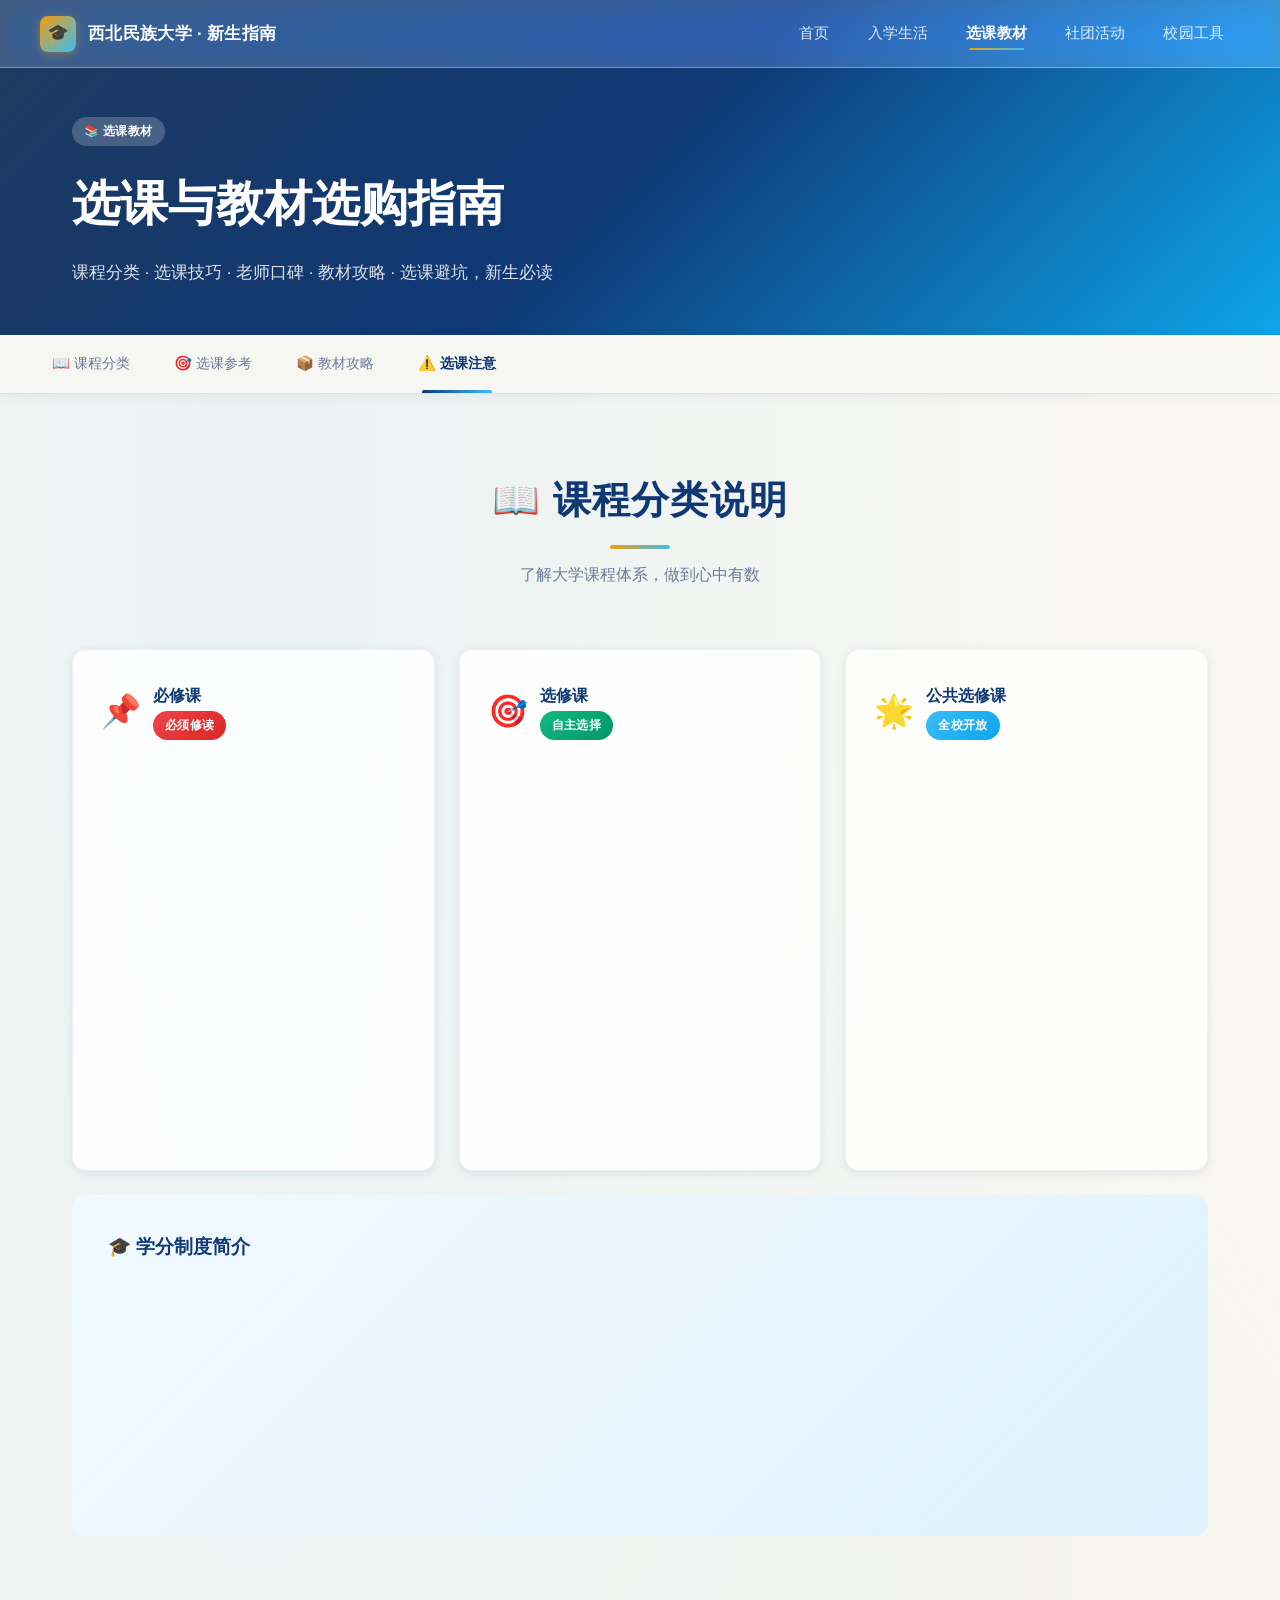
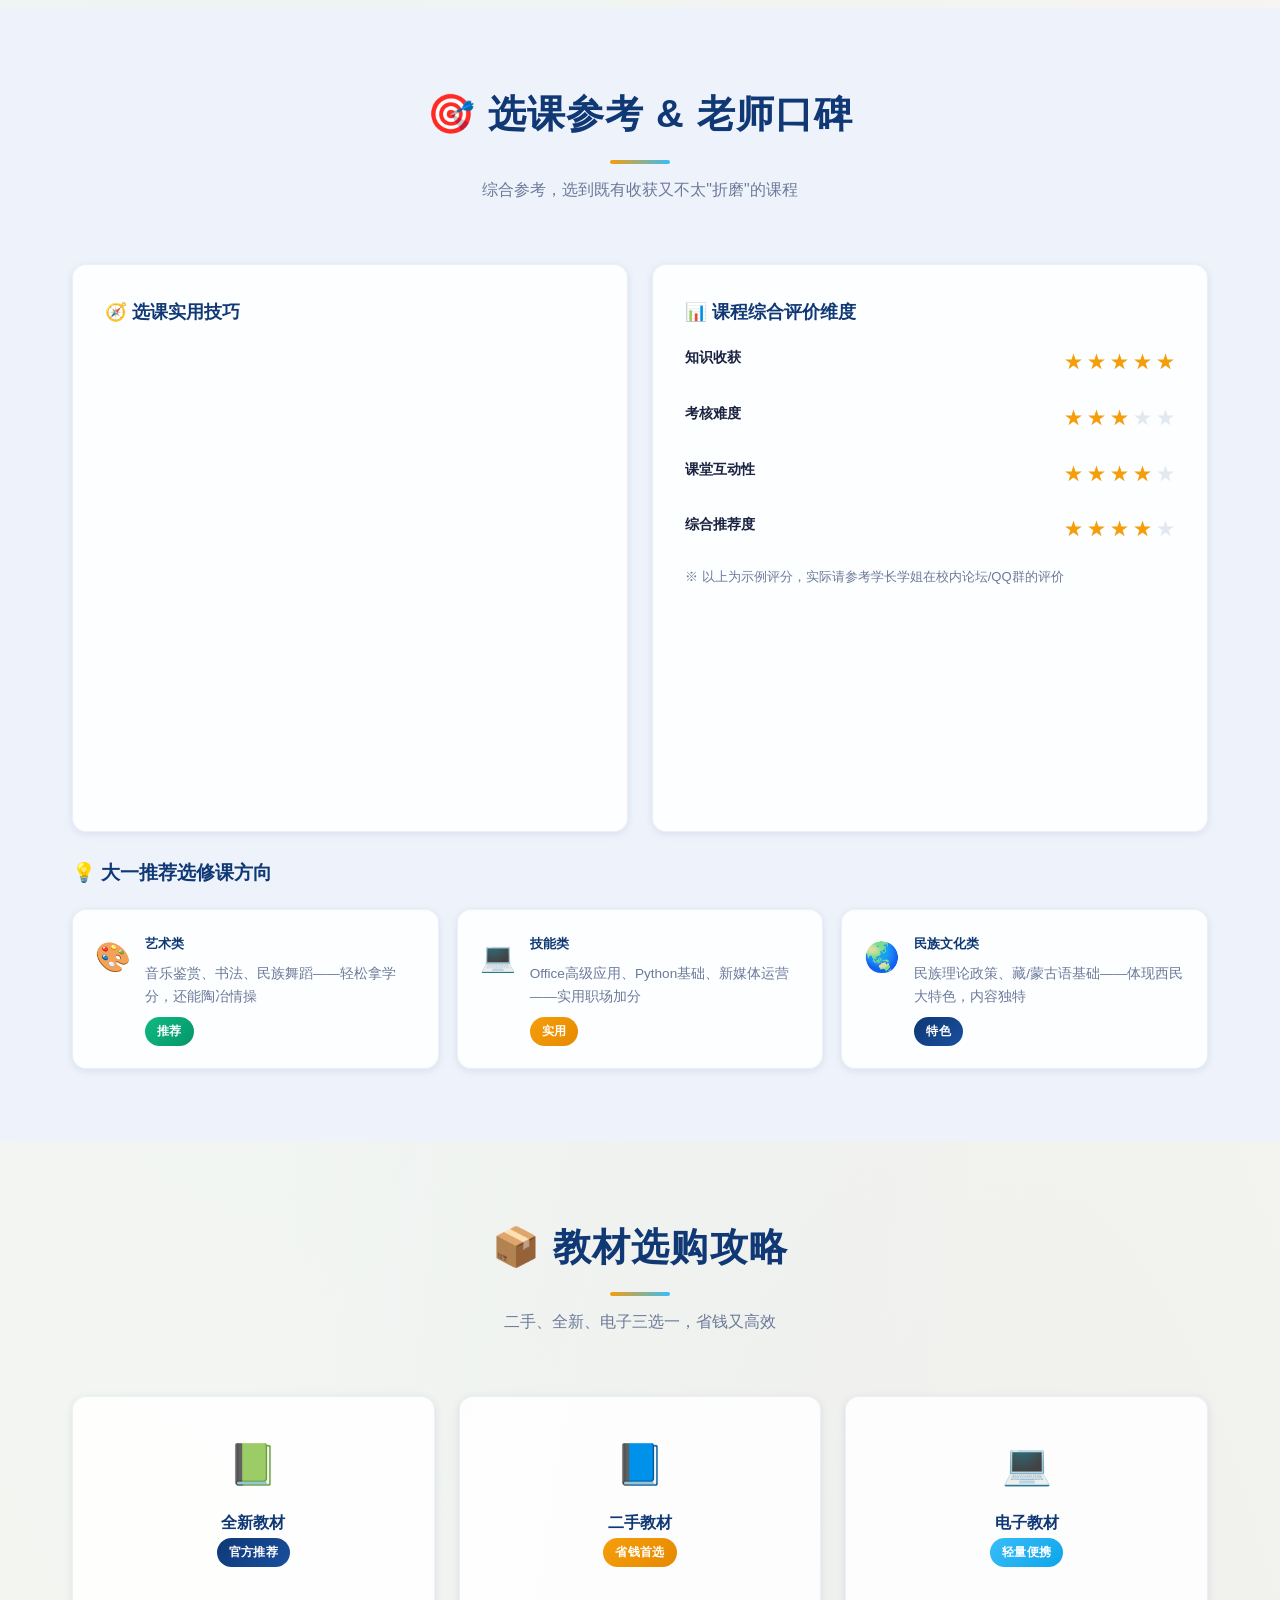
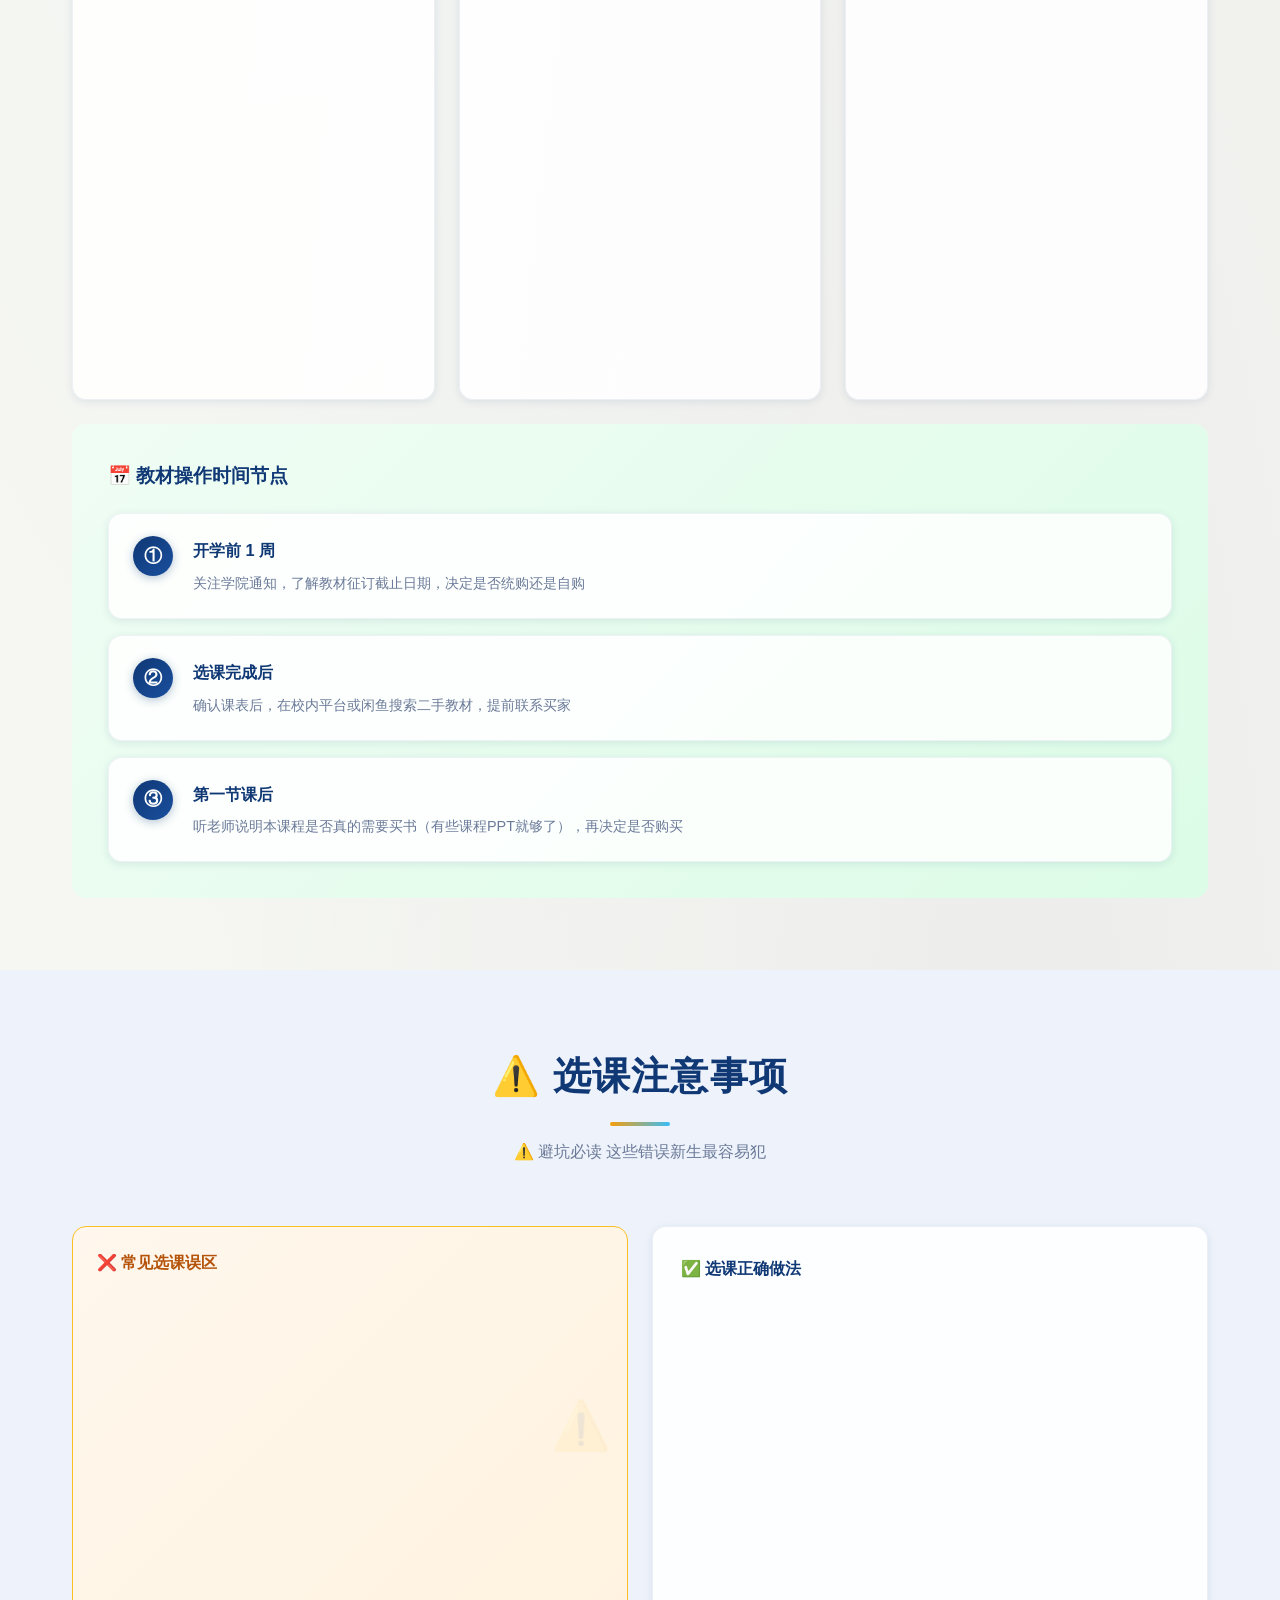
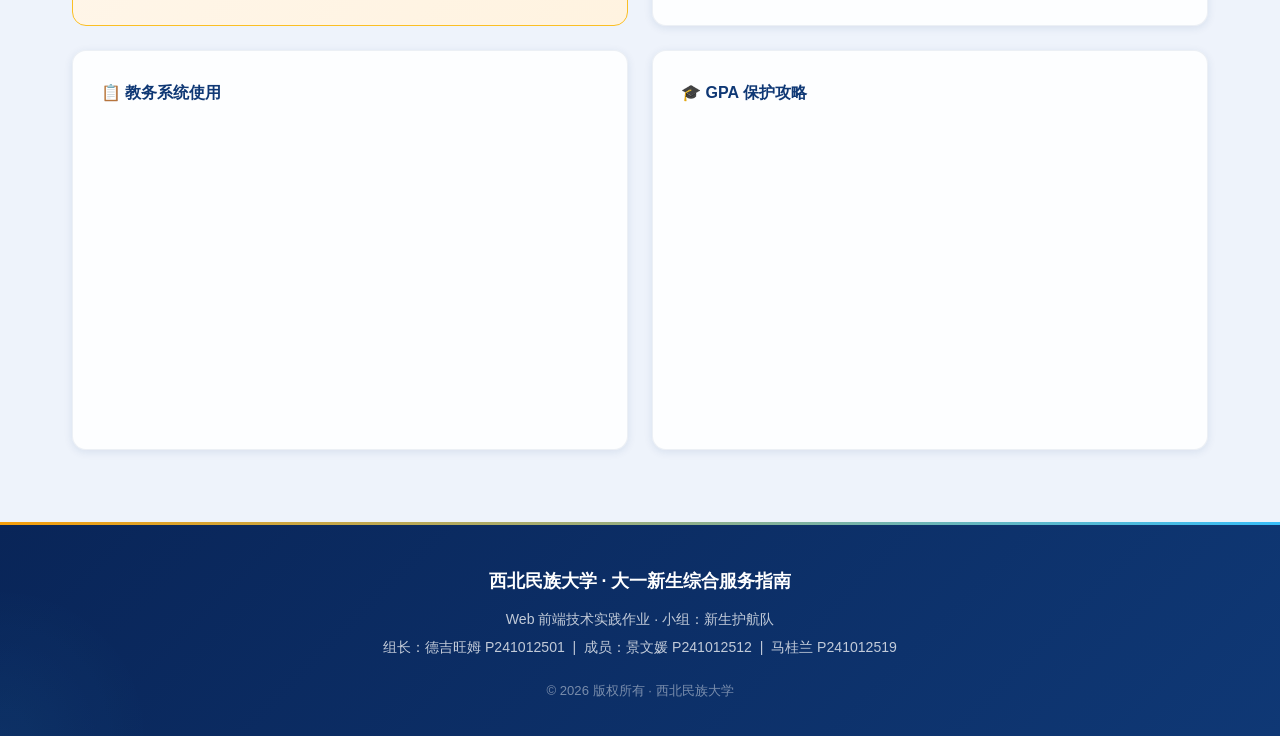
<file: study.html>
<!DOCTYPE html>
<html lang="zh-CN">
<head>
  <meta charset="UTF-8" />
  <meta name="viewport" content="width=device-width, initial-scale=1.0" />
  <title>选课教材指南 · 西北民族大学新生服务</title>
  <link rel="stylesheet" href="css/style.css" />
  <link rel="icon" href="data:image/svg+xml,<svg xmlns='http://www.w3.org/2000/svg' viewBox='0 0 100 100'><text y='.9em' font-size='90'>📚</text></svg>" />
</head>
<body>

<!-- 加载动画 -->
<div id="page-loader">
  <div class="loader-logo">选课 & 教材攻略</div>
  <div class="loader-spin"></div>
</div>

<!-- 顶部导航 -->
<nav class="navbar">
  <div class="nav-brand">
    <div class="nav-brand-icon">🎓</div>
    <span>西北民族大学 · 新生指南</span>
  </div>
  <div class="nav-menu">
    <a href="index.html" class="nav-link">首页</a>
    <a href="life.html" class="nav-link">入学生活</a>
    <a href="study.html" class="nav-link">选课教材</a>
    <a href="activity.html" class="nav-link">社团活动</a>
    <a href="tool.html" class="nav-link">校园工具</a>
  </div>
</nav>

<!-- 页面 Hero -->
<section style="padding-top:var(--nav-h);background:linear-gradient(135deg,#1e3a5f 0%,#0F3875 50%,#0ea5e9 100%);color:#fff;padding-bottom:48px;padding-left:32px;padding-right:32px;">
  <div class="container" style="padding-top:48px;">
    <div class="scroll-reveal">
      <span class="badge" style="background:rgba(255,255,255,0.2);color:#fff;margin-bottom:16px;display:inline-block;">📚 选课教材</span>
      <h1 style="font-size:clamp(1.8rem,4vw,3rem);font-weight:800;margin-bottom:12px;">选课与教材选购指南</h1>
      <p style="opacity:0.85;font-size:1.05rem;max-width:560px;">课程分类 · 选课技巧 · 老师口碑 · 教材攻略 · 选课避坑，新生必读</p>
    </div>
  </div>
</section>

<!-- 二级导航 -->
<div class="subnav">
  <a class="subnav-link active" href="#sec-course" data-target="sec-course">📖 课程分类</a>
  <a class="subnav-link" href="#sec-select" data-target="sec-select">🎯 选课参考</a>
  <a class="subnav-link" href="#sec-book" data-target="sec-book">📦 教材攻略</a>
  <a class="subnav-link" href="#sec-tips" data-target="sec-tips">⚠️ 选课注意</a>
</div>

<!-- ============================================================
     1. 课程分类
     ============================================================ -->
<section class="content-section" id="sec-course">
  <div class="container">
    <div class="section-title scroll-reveal">
      <h2>📖 课程分类说明</h2>
      <p>了解大学课程体系，做到心中有数</p>
    </div>

    <div class="content-grid content-grid-3" style="gap:24px;">

      <!-- 必修课 -->
      <div class="card scroll-reveal delay-1" style="padding:32px 28px;">
        <div style="display:flex;align-items:center;gap:12px;margin-bottom:18px;">
          <span style="font-size:2rem;">📌</span>
          <div>
            <h4 style="color:var(--primary);">必修课</h4>
            <span class="badge badge-red">必须修读</span>
          </div>
        </div>
        <ul class="info-list">
          <li class="info-item"><span class="info-icon">📝</span>思政类：马克思主义基本原理、习近平新时代思想等</li>
          <li class="info-item"><span class="info-icon">📝</span>公共基础：大学英语、体育、计算机基础</li>
          <li class="info-item"><span class="info-icon">📝</span>专业核心课：由培养方案确定，不可替换</li>
          <li class="info-item"><span class="info-icon">⚠️</span>必修课挂科需补考/重修，影响毕业</li>
        </ul>
      </div>

      <!-- 选修课 -->
      <div class="card scroll-reveal delay-2" style="padding:32px 28px;">
        <div style="display:flex;align-items:center;gap:12px;margin-bottom:18px;">
          <span style="font-size:2rem;">🎯</span>
          <div>
            <h4 style="color:var(--primary);">选修课</h4>
            <span class="badge badge-green">自主选择</span>
          </div>
        </div>
        <ul class="info-list">
          <li class="info-item"><span class="info-icon">🌐</span>通识教育选修：人文、社科、艺术、自然科学类</li>
          <li class="info-item"><span class="info-icon">🔬</span>专业选修：拓展专业方向，部分专业有细分方向</li>
          <li class="info-item"><span class="info-icon">💡</span>跨院选修：可选其他学院开设的非本专业课程</li>
          <li class="info-item"><span class="info-icon">✅</span>选修课学分需累积达到毕业要求</li>
        </ul>
      </div>

      <!-- 公选课 -->
      <div class="card scroll-reveal delay-3" style="padding:32px 28px;">
        <div style="display:flex;align-items:center;gap:12px;margin-bottom:18px;">
          <span style="font-size:2rem;">🌟</span>
          <div>
            <h4 style="color:var(--primary);">公共选修课</h4>
            <span class="badge badge-blue">全校开放</span>
          </div>
        </div>
        <ul class="info-list">
          <li class="info-item"><span class="info-icon">🎨</span>艺术类：音乐欣赏、书法艺术、民族舞蹈等</li>
          <li class="info-item"><span class="info-icon">🏃</span>体育类：瑜伽、健美操、球类等单项课</li>
          <li class="info-item"><span class="info-icon">📊</span>实用技能：PPT制作、摄影技巧、职场礼仪</li>
          <li class="info-item"><span class="info-icon">💡</span>内容轻松，学分性价比高，推荐大一多选</li>
        </ul>
      </div>

    </div>

    <!-- 学分制度说明 -->
    <div class="scroll-reveal mt-24" style="background:linear-gradient(135deg,#f0f9ff,#e0f2fe);border-radius:var(--radius);padding:36px;">
      <h3 style="color:var(--primary);margin-bottom:16px;">🎓 学分制度简介</h3>
      <div class="content-grid content-grid-2" style="gap:20px;">
        <ul class="info-list">
          <li class="info-item"><span class="info-icon">📊</span>总毕业学分要求约 160+ 学分（各专业不同）</li>
          <li class="info-item"><span class="info-icon">📅</span>每学期正常修读 20–28 学分较为合理</li>
          <li class="info-item"><span class="info-icon">⚠️</span>不可同时选课时间冲突的课程</li>
        </ul>
        <ul class="info-list">
          <li class="info-item"><span class="info-icon">📈</span>绩点 GPA 影响奖学金、保研、就业</li>
          <li class="info-item"><span class="info-icon">🔄</span>不及格课程可申请重修，但占用时间</li>
          <li class="info-item"><span class="info-icon">💡</span>大一选课宜稳不宜贪，打好基础最重要</li>
        </ul>
      </div>
    </div>
  </div>
</section>

<!-- ============================================================
     2. 选课参考 & 评价
     ============================================================ -->
<section class="content-section" id="sec-select" style="background:var(--bg2);">
  <div class="container">
    <div class="section-title scroll-reveal">
      <h2>🎯 选课参考 & 老师口碑</h2>
      <p>综合参考，选到既有收获又不太"折磨"的课程</p>
    </div>

    <div class="content-grid content-grid-2" style="gap:24px;">

      <!-- 选课技巧卡片 -->
      <div class="card scroll-reveal delay-1" style="padding:32px;">
        <h4 style="color:var(--primary);margin-bottom:18px;font-size:1.1rem;">🧭 选课实用技巧</h4>
        <ul class="info-list">
          <li class="info-item"><span class="info-icon">👥</span>进入班级群提前打听学长学姐口碑</li>
          <li class="info-item"><span class="info-icon">📱</span>关注各学院微信公众号，提前了解课程设置</li>
          <li class="info-item"><span class="info-icon">⏰</span>选课系统开放时，抢手课程要在第一时间选</li>
          <li class="info-item"><span class="info-icon">📅</span>合理搭配课表，避免连续大课导致疲劳</li>
          <li class="info-item"><span class="info-icon">🎯</span>大一优先选基础必修 + 1-2门感兴趣的选修</li>
          <li class="info-item"><span class="info-icon">🔍</span>查看课程大纲，判断考核方式再做决定</li>
        </ul>
      </div>

      <!-- 综合评价指标 -->
      <div class="card scroll-reveal delay-2" style="padding:32px;">
        <h4 style="color:var(--primary);margin-bottom:18px;font-size:1.1rem;">📊 课程综合评价维度</h4>
        <div style="display:flex;flex-direction:column;gap:16px;">
          <div>
            <div style="display:flex;justify-content:space-between;margin-bottom:6px;">
              <span style="font-size:0.9rem;font-weight:600;">知识收获</span>
              <div class="star-rating" data-rating="5">
                <span class="star">★</span><span class="star">★</span><span class="star">★</span><span class="star">★</span><span class="star">★</span>
              </div>
            </div>
          </div>
          <div>
            <div style="display:flex;justify-content:space-between;margin-bottom:6px;">
              <span style="font-size:0.9rem;font-weight:600;">考核难度</span>
              <div class="star-rating" data-rating="3">
                <span class="star">★</span><span class="star">★</span><span class="star">★</span><span class="star">★</span><span class="star">★</span>
              </div>
            </div>
          </div>
          <div>
            <div style="display:flex;justify-content:space-between;margin-bottom:6px;">
              <span style="font-size:0.9rem;font-weight:600;">课堂互动性</span>
              <div class="star-rating" data-rating="4">
                <span class="star">★</span><span class="star">★</span><span class="star">★</span><span class="star">★</span><span class="star">★</span>
              </div>
            </div>
          </div>
          <div>
            <div style="display:flex;justify-content:space-between;margin-bottom:6px;">
              <span style="font-size:0.9rem;font-weight:600;">综合推荐度</span>
              <div class="star-rating" data-rating="4">
                <span class="star">★</span><span class="star">★</span><span class="star">★</span><span class="star">★</span><span class="star">★</span>
              </div>
            </div>
          </div>
        </div>
        <p style="font-size:0.82rem;color:var(--text-muted);margin-top:14px;">
          ※ 以上为示例评分，实际请参考学长学姐在校内论坛/QQ群的评价
        </p>
      </div>

    </div>

    <!-- 常见课程推荐 -->
    <div class="scroll-reveal mt-24">
      <h3 style="color:var(--primary);margin-bottom:20px;font-size:1.2rem;">💡 大一推荐选修课方向</h3>
      <div class="content-grid content-grid-3" style="gap:18px;">
        <div class="card scroll-reveal delay-1" style="padding:22px;display:flex;gap:14px;align-items:flex-start;">
          <span style="font-size:1.8rem;">🎨</span>
          <div>
            <h5 style="color:var(--primary);margin-bottom:6px;">艺术类</h5>
            <p style="font-size:0.85rem;color:var(--text-muted);">音乐鉴赏、书法、民族舞蹈——轻松拿学分，还能陶冶情操</p>
            <span class="badge badge-green" style="margin-top:8px;display:inline-block;">推荐</span>
          </div>
        </div>
        <div class="card scroll-reveal delay-2" style="padding:22px;display:flex;gap:14px;align-items:flex-start;">
          <span style="font-size:1.8rem;">💻</span>
          <div>
            <h5 style="color:var(--primary);margin-bottom:6px;">技能类</h5>
            <p style="font-size:0.85rem;color:var(--text-muted);">Office高级应用、Python基础、新媒体运营——实用职场加分</p>
            <span class="badge badge-accent" style="margin-top:8px;display:inline-block;">实用</span>
          </div>
        </div>
        <div class="card scroll-reveal delay-3" style="padding:22px;display:flex;gap:14px;align-items:flex-start;">
          <span style="font-size:1.8rem;">🌏</span>
          <div>
            <h5 style="color:var(--primary);margin-bottom:6px;">民族文化类</h5>
            <p style="font-size:0.85rem;color:var(--text-muted);">民族理论政策、藏/蒙古语基础——体现西民大特色，内容独特</p>
            <span class="badge badge-primary" style="margin-top:8px;display:inline-block;">特色</span>
          </div>
        </div>
      </div>
    </div>
  </div>
</section>

<!-- ============================================================
     3. 教材选购攻略
     ============================================================ -->
<section class="content-section" id="sec-book">
  <div class="container">
    <div class="section-title scroll-reveal">
      <h2>📦 教材选购攻略</h2>
      <p>二手、全新、电子三选一，省钱又高效</p>
    </div>

    <div class="content-grid content-grid-3" style="gap:24px;">

      <!-- 全新教材 -->
      <div class="card scroll-reveal delay-1" style="padding:32px 24px;">
        <div style="text-align:center;margin-bottom:20px;">
          <span style="font-size:2.5rem;">📗</span>
          <h4 style="color:var(--primary);margin-top:10px;">全新教材</h4>
          <span class="badge badge-primary">官方推荐</span>
        </div>
        <ul class="info-list">
          <li class="info-item"><span class="info-icon">✅</span>通过教务处/学院统一代购，无需自己找</li>
          <li class="info-item"><span class="info-icon">✅</span>内容完整，版本与课程完全匹配</li>
          <li class="info-item"><span class="info-icon">💰</span>费用从学费中统一扣除或按单付款</li>
          <li class="info-item"><span class="info-icon">📌</span>开学前关注学院通知，确认征订截止日期</li>
        </ul>
      </div>

      <!-- 二手教材 -->
      <div class="card scroll-reveal delay-2" style="padding:32px 24px;">
        <div style="text-align:center;margin-bottom:20px;">
          <span style="font-size:2.5rem;">📘</span>
          <h4 style="color:var(--primary);margin-top:10px;">二手教材</h4>
          <span class="badge badge-accent">省钱首选</span>
        </div>
        <ul class="info-list">
          <li class="info-item"><span class="info-icon">💸</span>可省50%-70%费用，大多数课程通用</li>
          <li class="info-item"><span class="info-icon">📱</span>渠道：校内表白墙、二手交易群、闲鱼APP</li>
          <li class="info-item"><span class="info-icon">🔍</span>购前确认版本号（第X版）与课程要求一致</li>
          <li class="info-item"><span class="info-icon">⚠️</span>习题册、考研版等部分不建议用二手</li>
        </ul>
      </div>

      <!-- 电子教材 -->
      <div class="card scroll-reveal delay-3" style="padding:32px 24px;">
        <div style="text-align:center;margin-bottom:20px;">
          <span style="font-size:2.5rem;">💻</span>
          <h4 style="color:var(--primary);margin-top:10px;">电子教材</h4>
          <span class="badge badge-blue">轻量便携</span>
        </div>
        <ul class="info-list">
          <li class="info-item"><span class="info-icon">📱</span>超星学习通、学校图书馆电子资源可免费阅读</li>
          <li class="info-item"><span class="info-icon">💡</span>适合参考性教材，不建议作为主力用书</li>
          <li class="info-item"><span class="info-icon">🖥️</span>上课时需要电脑/Pad，注意课堂管理规定</li>
          <li class="info-item"><span class="info-icon">🔒</span>通过正规渠道获取，避免版权问题</li>
        </ul>
      </div>

    </div>

    <!-- 教材购买时间轴 -->
    <div class="scroll-reveal mt-24" style="background:linear-gradient(135deg,#f0fdf4,#dcfce7);border-radius:var(--radius);padding:36px;">
      <h3 style="color:var(--primary);margin-bottom:20px;">📅 教材操作时间节点</h3>
      <div class="steps-list">
        <div class="step-item scroll-reveal delay-1">
          <div class="step-num">①</div>
          <div class="step-body">
            <h4>开学前 1 周</h4>
            <p>关注学院通知，了解教材征订截止日期，决定是否统购还是自购</p>
          </div>
        </div>
        <div class="step-item scroll-reveal delay-2">
          <div class="step-num">②</div>
          <div class="step-body">
            <h4>选课完成后</h4>
            <p>确认课表后，在校内平台或闲鱼搜索二手教材，提前联系买家</p>
          </div>
        </div>
        <div class="step-item scroll-reveal delay-3">
          <div class="step-num">③</div>
          <div class="step-body">
            <h4>第一节课后</h4>
            <p>听老师说明本课程是否真的需要买书（有些课程PPT就够了），再决定是否购买</p>
          </div>
        </div>
      </div>
    </div>
  </div>
</section>

<!-- ============================================================
     4. 选课注意事项
     ============================================================ -->
<section class="content-section" id="sec-tips" style="background:var(--bg2);">
  <div class="container">
    <div class="section-title scroll-reveal">
      <h2>⚠️ 选课注意事项</h2>
      <p><span class="blink-warn">⚠️ 避坑必读</span> 这些错误新生最容易犯</p>
    </div>

    <div class="content-grid content-grid-2" style="gap:24px;">

      <div class="alert-card scroll-reveal delay-1">
        <h4>❌ 常见选课误区</h4>
        <ul class="info-list mt-8">
          <li class="info-item"><span class="info-icon">🚫</span>盲目跟风选"水课"，导致专业基础薄弱</li>
          <li class="info-item"><span class="info-icon">🚫</span>一学期选课超过30学分，压力过大出现挂科</li>
          <li class="info-item"><span class="info-icon">🚫</span>选了课从不去上，认为考前抱佛脚就行（现在很多课有过程考核）</li>
          <li class="info-item"><span class="info-icon">🚫</span>忽视培养方案，没有按要求完成每学年必修学分</li>
        </ul>
      </div>

      <div class="card scroll-reveal delay-2" style="padding:28px;">
        <h4 style="color:var(--primary);margin-bottom:16px;">✅ 选课正确做法</h4>
        <ul class="info-list">
          <li class="info-item"><span class="info-icon">✅</span>第一步先熟读本专业培养方案，了解必修清单</li>
          <li class="info-item"><span class="info-icon">✅</span>每学期在规定时间内完成选课，不拖延</li>
          <li class="info-item"><span class="info-icon">✅</span>选课后认真规划课表，保证每门课时间充裕</li>
          <li class="info-item"><span class="info-icon">✅</span>课程退选期内若发现不合适，及时退选换课</li>
        </ul>
      </div>

      <div class="card scroll-reveal delay-3" style="padding:28px;">
        <h4 style="color:var(--primary);margin-bottom:16px;">📋 教务系统使用</h4>
        <ul class="info-list">
          <li class="info-item"><span class="info-icon">🖥️</span>登录地址：教务处官网（具体以学校通知为准）</li>
          <li class="info-item"><span class="info-icon">🔑</span>初始账号：学号 | 初始密码：身份证后6位</li>
          <li class="info-item"><span class="info-icon">⏰</span>选课窗口开放时间提前关注辅导员通知</li>
          <li class="info-item"><span class="info-icon">📊</span>成绩查询、培养方案查看均在教务系统完成</li>
        </ul>
      </div>

      <div class="card scroll-reveal delay-4" style="padding:28px;">
        <h4 style="color:var(--primary);margin-bottom:16px;">🎓 GPA 保护攻略</h4>
        <ul class="info-list">
          <li class="info-item"><span class="info-icon">💡</span>大一第一学期最重要，奠定GPA基础</li>
          <li class="info-item"><span class="info-icon">📝</span>每门课的考核方式（考试/论文/大作业）提前了解</li>
          <li class="info-item"><span class="info-icon">🗓️</span>期末考试周前至少2周开始复习，不要临时抱佛脚</li>
          <li class="info-item"><span class="info-icon">🆘</span>课程跟不上时，主动联系任课老师或同学补课</li>
        </ul>
      </div>

    </div>
  </div>
</section>

<!-- 页脚 -->
<footer>
  <div class="footer-inner">
    <div class="footer-logo">西北民族大学 · 大一新生综合服务指南</div>
    <div class="footer-members">
      Web 前端技术实践作业 · 小组：新生护航队<br/>
      组长：德吉旺姆 P241012501 &nbsp;|&nbsp;
      成员：景文媛 P241012512 &nbsp;|&nbsp; 马桂兰 P241012519
    </div>
    <div class="footer-copy">© 2026 版权所有 · 西北民族大学</div>
  </div>
</footer>

<button id="back-top" title="返回顶部">↑</button>
<script src="js/script.js"></script>
</body>
</html>
</file>
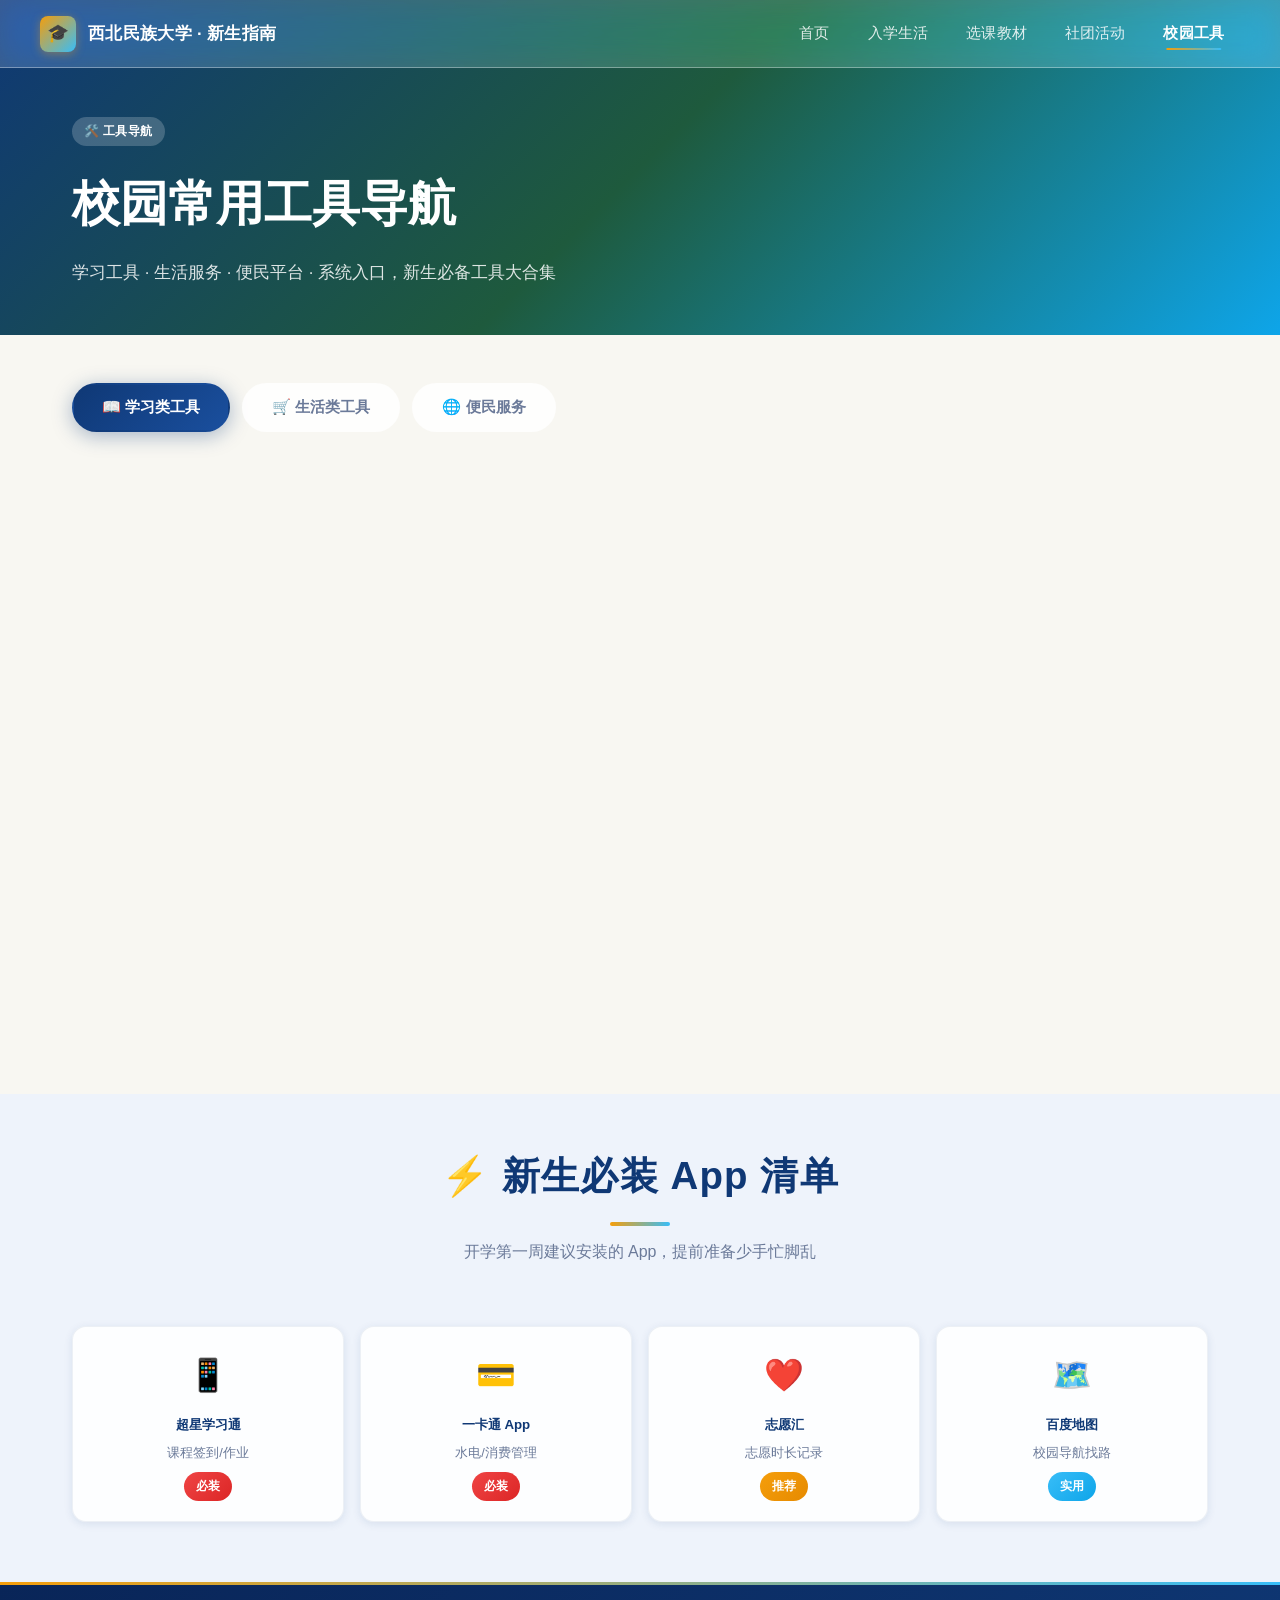
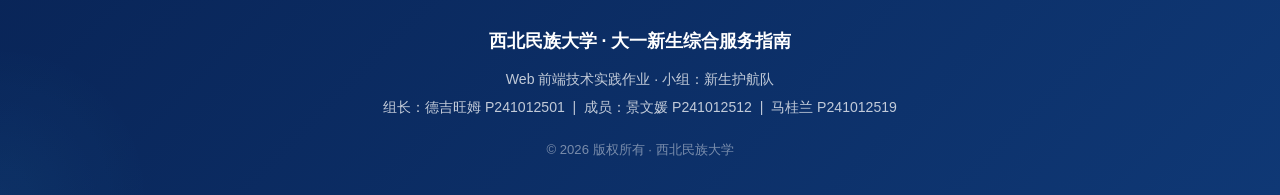
<file: tool.html>
<!DOCTYPE html>
<html lang="zh-CN">
<head>
  <meta charset="UTF-8" />
  <meta name="viewport" content="width=device-width, initial-scale=1.0" />
  <title>校园常用工具导航 · 西北民族大学新生服务</title>
  <link rel="stylesheet" href="css/style.css" />
  <link rel="icon" href="data:image/svg+xml,<svg xmlns='http://www.w3.org/2000/svg' viewBox='0 0 100 100'><text y='.9em' font-size='90'>🛠️</text></svg>" />
</head>
<body>

<!-- 加载动画 -->
<div id="page-loader">
  <div class="loader-logo">校园工具导航</div>
  <div class="loader-spin"></div>
</div>

<!-- 顶部导航 -->
<nav class="navbar">
  <div class="nav-brand">
    <div class="nav-brand-icon">🎓</div>
    <span>西北民族大学 · 新生指南</span>
  </div>
  <div class="nav-menu">
    <a href="index.html" class="nav-link">首页</a>
    <a href="life.html" class="nav-link">入学生活</a>
    <a href="study.html" class="nav-link">选课教材</a>
    <a href="activity.html" class="nav-link">社团活动</a>
    <a href="tool.html" class="nav-link">校园工具</a>
  </div>
</nav>

<!-- 页面 Hero -->
<section style="padding-top:var(--nav-h);background:linear-gradient(135deg,#0F3875 0%,#1e5a3d 50%,#0ea5e9 100%);color:#fff;padding-bottom:48px;padding-left:32px;padding-right:32px;">
  <div class="container" style="padding-top:48px;">
    <div class="scroll-reveal">
      <span class="badge" style="background:rgba(255,255,255,0.2);color:#fff;margin-bottom:16px;display:inline-block;">🛠️ 工具导航</span>
      <h1 style="font-size:clamp(1.8rem,4vw,3rem);font-weight:800;margin-bottom:12px;">校园常用工具导航</h1>
      <p style="opacity:0.85;font-size:1.05rem;max-width:600px;">学习工具 · 生活服务 · 便民平台 · 系统入口，新生必备工具大合集</p>
    </div>
  </div>
</section>

<!-- ============================================================
     标签分类导航（无锚点，纯切换）
     ============================================================ -->
<section style="background:var(--bg);padding:48px 0 0;">
  <div class="container">
    <!-- 标签按钮组 -->
    <div class="tab-bar scroll-reveal">
      <button class="tab-btn active" data-tab="tab-study">📖 学习类工具</button>
      <button class="tab-btn" data-tab="tab-life">🛒 生活类工具</button>
      <button class="tab-btn" data-tab="tab-service">🌐 便民服务</button>
    </div>

    <!-- ============================================================
         面板一：学习类工具
         ============================================================ -->
    <div class="tab-panel active" id="tab-study">
      <div class="tool-grid">

        <!-- 教务系统 -->
        <div class="tool-card" data-url="http://jwc.xbmu.edu.cn">
          <span class="tool-icon">🎓</span>
          <div class="tool-name">教务管理系统</div>
          <div class="tool-desc">查成绩、选课、查课表、培养方案、开具成绩单</div>
          <div class="tool-link">🔗 前往系统</div>
          <!-- 操作教程折叠 -->
          <div class="tool-guide">
            <div class="tool-guide-btn">
              <span>📋 操作教程</span>
              <span class="guide-arrow" style="transition:transform 0.3s ease;">▼</span>
            </div>
            <div class="tool-guide-content">
              1. 打开教务系统首页<br/>
              2. 输入学号和初始密码（身份证后6位）<br/>
              3. 首次登录建议立即修改密码<br/>
              4. 左侧菜单可找到成绩查询、课表、选课等功能<br/>
              5. 选课期间务必在规定时间内完成操作
            </div>
          </div>
        </div>

        <!-- 超星学习通 -->
        <div class="tool-card" data-url="#">
          <span class="tool-icon">📱</span>
          <div class="tool-name">超星学习通</div>
          <div class="tool-desc">在线课程学习、签到、作业提交、考试、视频课</div>
          <div class="tool-link">🔗 扫码下载 App</div>
          <div class="tool-guide">
            <div class="tool-guide-btn">
              <span>📋 操作教程</span>
              <span class="guide-arrow" style="transition:transform 0.3s ease;">▼</span>
            </div>
            <div class="tool-guide-content">
              1. App Store / 应用宝搜索"学习通"下载安装<br/>
              2. 注册时选择"西北民族大学"为学校<br/>
              3. 绑定学号后可自动同步课程<br/>
              4. 签到要注意位置/手势/二维码等多种方式<br/>
              5. 课程视频需在规定截止日前完成
            </div>
          </div>
        </div>

        <!-- 中国知网 -->
        <div class="tool-card" data-url="https://www.cnki.net">
          <span class="tool-icon">🔬</span>
          <div class="tool-name">中国知网</div>
          <div class="tool-desc">学术论文、期刊查询，写作业、写论文必备数据库</div>
          <div class="tool-link">🔗 前往知网</div>
          <div class="tool-guide">
            <div class="tool-guide-btn">
              <span>📋 操作教程</span>
              <span class="guide-arrow" style="transition:transform 0.3s ease;">▼</span>
            </div>
            <div class="tool-guide-content">
              1. 通过校园网可以免费下载（需连接校园网）<br/>
              2. 校外使用：登录图书馆官网 → 数据库入口 → 知网<br/>
              3. 下载格式推荐 PDF，CAJ 需要 CAJViewer 打开<br/>
              4. 引用格式可在文献详情页直接复制
            </div>
          </div>
        </div>

        <!-- 图书馆系统 -->
        <div class="tool-card" data-url="#">
          <span class="tool-icon">📚</span>
          <div class="tool-name">图书馆借阅系统</div>
          <div class="tool-desc">图书查询、预约座位、续借、电子资源访问</div>
          <div class="tool-link">🔗 前往图书馆</div>
          <div class="tool-guide">
            <div class="tool-guide-btn">
              <span>📋 操作教程</span>
              <span class="guide-arrow" style="transition:transform 0.3s ease;">▼</span>
            </div>
            <div class="tool-guide-content">
              1. 持学生证/一卡通在图书馆前台激活借阅权限<br/>
              2. 通过图书馆官网检索图书位置（楼层+书架号）<br/>
              3. 借书最长30天，可通过系统在线续借1次<br/>
              4. 自习室座位通过微信小程序提前预约
            </div>
          </div>
        </div>

        <!-- WPS/Office -->
        <div class="tool-card" data-url="https://www.wps.cn">
          <span class="tool-icon">📝</span>
          <div class="tool-name">WPS Office</div>
          <div class="tool-desc">文档、表格、PPT编辑，大学期间最常用办公套件</div>
          <div class="tool-link">🔗 下载 WPS</div>
          <div class="tool-guide">
            <div class="tool-guide-btn">
              <span>📋 操作教程</span>
              <span class="guide-arrow" style="transition:transform 0.3s ease;">▼</span>
            </div>
            <div class="tool-guide-content">
              1. 官网下载免费版即可满足日常需求<br/>
              2. 用学生邮箱注册可获得更多免费权益<br/>
              3. 支持多端同步，手机电脑均可使用<br/>
              4. 论文写作建议用 Word 格式，确保与老师格式兼容
            </div>
          </div>
        </div>

        <!-- Zotero 文献管理 -->
        <div class="tool-card" data-url="https://www.zotero.org">
          <span class="tool-icon">🗂️</span>
          <div class="tool-name">Zotero 文献管理</div>
          <div class="tool-desc">免费文献管理工具，自动生成参考文献列表，论文必备</div>
          <div class="tool-link">🔗 下载 Zotero</div>
          <div class="tool-guide">
            <div class="tool-guide-btn">
              <span>📋 操作教程</span>
              <span class="guide-arrow" style="transition:transform 0.3s ease;">▼</span>
            </div>
            <div class="tool-guide-content">
              1. 官网下载安装，同时安装浏览器插件<br/>
              2. 浏览器打开论文页面，点击插件一键抓取<br/>
              3. 整理文献到对应文件夹分类管理<br/>
              4. Word中安装Zotero插件，自动生成引用格式
            </div>
          </div>
        </div>

      </div>
    </div>

    <!-- ============================================================
         面板二：生活类工具
         ============================================================ -->
    <div class="tab-panel" id="tab-life">
      <div class="tool-grid">

        <!-- 一卡通 App -->
        <div class="tool-card" data-url="#">
          <span class="tool-icon">💳</span>
          <div class="tool-name">校园一卡通 App</div>
          <div class="tool-desc">查余额、充值、水电费缴纳、消费记录查询</div>
          <div class="tool-link">🔗 扫码下载</div>
          <div class="tool-guide">
            <div class="tool-guide-btn">
              <span>📋 操作教程</span>
              <span class="guide-arrow" style="transition:transform 0.3s ease;">▼</span>
            </div>
            <div class="tool-guide-content">
              1. 在应用市场搜索学校一卡通App安装<br/>
              2. 用学号注册，绑定已办理的一卡通<br/>
              3. 绑定支付宝/微信可在线充值<br/>
              4. 每月定期查看电费余额，避免断电
            </div>
          </div>
        </div>

        <!-- 校园外卖 -->
        <div class="tool-card" data-url="#">
          <span class="tool-icon">🍜</span>
          <div class="tool-name">校园美团/饿了么</div>
          <div class="tool-desc">周边餐厅外卖，足不出宿舍，学生专属优惠</div>
          <div class="tool-link">🔗 前往点餐</div>
          <div class="tool-guide">
            <div class="tool-guide-btn">
              <span>📋 操作教程</span>
              <span class="guide-arrow" style="transition:transform 0.3s ease;">▼</span>
            </div>
            <div class="tool-guide-content">
              1. 注册时选择学生身份可领专属优惠券<br/>
              2. 收货地址填写具体宿舍楼+房间号<br/>
              3. 外卖员一般送至宿舍楼门口，自行取件<br/>
              4. 晚上22:00后宿舍门禁，外卖需提前安排
            </div>
          </div>
        </div>

        <!-- 校园快递 -->
        <div class="tool-card" data-url="#">
          <span class="tool-icon">📦</span>
          <div class="tool-name">丰巢/菜鸟取件</div>
          <div class="tool-desc">校内快递到达通知、自助取件、超时提醒</div>
          <div class="tool-link">🔗 前往取件</div>
          <div class="tool-guide">
            <div class="tool-guide-btn">
              <span>📋 操作教程</span>
              <span class="guide-arrow" style="transition:transform 0.3s ease;">▼</span>
            </div>
            <div class="tool-guide-content">
              1. 网购收货地址填写：甘肃省兰州市西北民族大学+宿舍<br/>
              2. 快递到达后收到短信/App推送取件码<br/>
              3. 前往校内快递驿站，凭取件码扫码提取<br/>
              4. 注意超时会被退回，一般保管期7天
            </div>
          </div>
        </div>

        <!-- 健身预约 -->
        <div class="tool-card" data-url="#">
          <span class="tool-icon">🏋️</span>
          <div class="tool-name">体育场馆预约</div>
          <div class="tool-desc">篮球场、羽毛球、游泳馆等场馆在线预约</div>
          <div class="tool-link">🔗 前往预约</div>
          <div class="tool-guide">
            <div class="tool-guide-btn">
              <span>📋 操作教程</span>
              <span class="guide-arrow" style="transition:transform 0.3s ease;">▼</span>
            </div>
            <div class="tool-guide-content">
              1. 通过学校体育部微信公众号进入预约系统<br/>
              2. 选择场馆 → 日期 → 时间段 → 确认预约<br/>
              3. 凭一卡通刷卡入场，不可转让<br/>
              4. 如不能参加请提前取消，以免影响他人
            </div>
          </div>
        </div>

        <!-- 洗衣房预约 -->
        <div class="tool-card" data-url="#">
          <span class="tool-icon">👕</span>
          <div class="tool-name">宿舍洗衣机系统</div>
          <div class="tool-desc">各宿舍区洗衣机状态查询、扫码启动、余额充值</div>
          <div class="tool-link">🔗 微信扫码使用</div>
          <div class="tool-guide">
            <div class="tool-guide-btn">
              <span>📋 操作教程</span>
              <span class="guide-arrow" style="transition:transform 0.3s ease;">▼</span>
            </div>
            <div class="tool-guide-content">
              1. 找到宿舍楼洗衣机，用微信扫描机身二维码<br/>
              2. 关注公众号后可远程查看洗衣机是否空闲<br/>
              3. 选择洗衣程序 → 确认支付 → 机器自动启动<br/>
              4. 洗完后及时取走衣物，避免占用机器
            </div>
          </div>
        </div>

        <!-- 地图导航 -->
        <div class="tool-card" data-url="https://map.baidu.com">
          <span class="tool-icon">🗺️</span>
          <div class="tool-name">百度地图校园版</div>
          <div class="tool-desc">校内教室、食堂、办公楼定位导航，快速找路</div>
          <div class="tool-link">🔗 前往地图</div>
          <div class="tool-guide">
            <div class="tool-guide-btn">
              <span>📋 操作教程</span>
              <span class="guide-arrow" style="transition:transform 0.3s ease;">▼</span>
            </div>
            <div class="tool-guide-content">
              1. 百度地图搜索"西北民族大学"进入校园地图<br/>
              2. 部分地图支持室内导航，可找到具体楼层房间<br/>
              3. 结合学校官方发布的校园平面图使用效果更好<br/>
              4. 新生建议第一周多走走，熟悉校园布局
            </div>
          </div>
        </div>

      </div>
    </div>

    <!-- ============================================================
         面板三：便民服务
         ============================================================ -->
    <div class="tab-panel" id="tab-service">
      <div class="tool-grid">

        <!-- 学生证 -->
        <div class="tool-card" data-url="#">
          <span class="tool-icon">🪪</span>
          <div class="tool-name">学生证办理/补办</div>
          <div class="tool-desc">首次办理、挂失补办，半价乘车、购票必备证件</div>
          <div class="tool-link">🔗 前往学生处</div>
          <div class="tool-guide">
            <div class="tool-guide-btn">
              <span>📋 操作教程</span>
              <span class="guide-arrow" style="transition:transform 0.3s ease;">▼</span>
            </div>
            <div class="tool-guide-content">
              1. 新生入学后由学院统一发放，注意查收通知<br/>
              2. 丢失后前往学生处填写挂失表申请补办<br/>
              3. 学生证需每学年加盖注册章（开学后到学院盖章）<br/>
              4. 火车票、景区门票等可凭学生证享受优惠
            </div>
          </div>
        </div>

        <!-- 医保报销 -->
        <div class="tool-card" data-url="#">
          <span class="tool-icon">🏥</span>
          <div class="tool-name">医保 & 校医院</div>
          <div class="tool-desc">在校医保激活、就医报销、常见病诊疗</div>
          <div class="tool-link">🔗 前往校医院</div>
          <div class="tool-guide">
            <div class="tool-guide-btn">
              <span>📋 操作教程</span>
              <span class="guide-arrow" style="transition:transform 0.3s ease;">▼</span>
            </div>
            <div class="tool-guide-content">
              1. 开学后前往学生处确认医保参保状态<br/>
              2. 在校就医：凭学生证和医保卡到校医院挂号<br/>
              3. 校外就医需到医保定点医院，费用可报销<br/>
              4. 报销流程：保留发票+病历 → 提交学生处/保险公司
            </div>
          </div>
        </div>

        <!-- 心理中心 -->
        <div class="tool-card" data-url="#">
          <span class="tool-icon">🧠</span>
          <div class="tool-name">心理健康中心</div>
          <div class="tool-desc">预约心理咨询、心理测评、压力解压资源</div>
          <div class="tool-link">🔗 预约咨询</div>
          <div class="tool-guide">
            <div class="tool-guide-btn">
              <span>📋 操作教程</span>
              <span class="guide-arrow" style="transition:transform 0.3s ease;">▼</span>
            </div>
            <div class="tool-guide-content">
              1. 关注学校心理中心微信公众号进行预约<br/>
              2. 咨询完全保密，不会通知家长或学院<br/>
              3. 每次咨询约50分钟，免费<br/>
              4. 适应困难、情绪低落时主动预约，别硬扛
            </div>
          </div>
        </div>

        <!-- 就业服务 -->
        <div class="tool-card" data-url="#">
          <span class="tool-icon">💼</span>
          <div class="tool-name">就业 & 实习平台</div>
          <div class="tool-desc">招聘信息、实习机会、简历指导、就业指导课</div>
          <div class="tool-link">🔗 前往就业处</div>
          <div class="tool-guide">
            <div class="tool-guide-btn">
              <span>📋 操作教程</span>
              <span class="guide-arrow" style="transition:transform 0.3s ease;">▼</span>
            </div>
            <div class="tool-guide-content">
              1. 关注学校就业指导中心公众号获取招聘信息<br/>
              2. 校园招聘会每年10月和3月举行<br/>
              3. 大一就可以找寒暑假实习岗位积累经验<br/>
              4. 简历模板和修改建议可到就业中心现场咨询
            </div>
          </div>
        </div>

        <!-- 打印复印 -->
        <div class="tool-card" data-url="#">
          <span class="tool-icon">🖨️</span>
          <div class="tool-name">校内打印服务</div>
          <div class="tool-desc">文档打印、复印、扫描，宿舍周边多处可用</div>
          <div class="tool-link">🔗 查找打印点</div>
          <div class="tool-guide">
            <div class="tool-guide-btn">
              <span>📋 操作教程</span>
              <span class="guide-arrow" style="transition:transform 0.3s ease;">▼</span>
            </div>
            <div class="tool-guide-content">
              1. 校内各教学楼、图书馆旁均有打印店<br/>
              2. 支持微信/一卡通支付，黑白约0.1元/页<br/>
              3. 可通过微信小程序提前上传文件排队打印<br/>
              4. 论文打印建议提前一天，高峰期排队较长
            </div>
          </div>
        </div>

        <!-- 失物招领 -->
        <div class="tool-card" data-url="#">
          <span class="tool-icon">🔍</span>
          <div class="tool-name">校内失物招领</div>
          <div class="tool-desc">物品丢失/找到后的发布渠道，校内表白墙、保卫处</div>
          <div class="tool-link">🔗 前往校内平台</div>
          <div class="tool-guide">
            <div class="tool-guide-btn">
              <span>📋 操作教程</span>
              <span class="guide-arrow" style="transition:transform 0.3s ease;">▼</span>
            </div>
            <div class="tool-guide-content">
              1. 丢失物品：在校内表白墙公众号发布寻物帖<br/>
              2. 贵重物品（证件、手机）丢失先去保卫处登记<br/>
              3. 捡到物品可交到保卫处或直接发表白墙<br/>
              4. 证件类丢失同时联系学生处挂失处理
            </div>
          </div>
        </div>

      </div>
    </div>

  </div>
</section>

<!-- 快速入口提示 -->
<section style="padding:48px 0 60px;background:var(--bg2);">
  <div class="container">
    <div class="section-title scroll-reveal">
      <h2>⚡ 新生必装 App 清单</h2>
      <p>开学第一周建议安装的 App，提前准备少手忙脚乱</p>
    </div>
    <div class="content-grid content-grid-4" style="gap:16px;">
      <div class="card scroll-reveal delay-1" style="padding:20px;text-align:center;">
        <div style="font-size:2rem;margin-bottom:10px;">📱</div>
        <h5 style="color:var(--primary);margin-bottom:6px;">超星学习通</h5>
        <p style="font-size:0.8rem;color:var(--text-muted);">课程签到/作业</p>
        <span class="badge badge-red" style="margin-top:8px;display:inline-block;">必装</span>
      </div>
      <div class="card scroll-reveal delay-2" style="padding:20px;text-align:center;">
        <div style="font-size:2rem;margin-bottom:10px;">💳</div>
        <h5 style="color:var(--primary);margin-bottom:6px;">一卡通 App</h5>
        <p style="font-size:0.8rem;color:var(--text-muted);">水电/消费管理</p>
        <span class="badge badge-red" style="margin-top:8px;display:inline-block;">必装</span>
      </div>
      <div class="card scroll-reveal delay-3" style="padding:20px;text-align:center;">
        <div style="font-size:2rem;margin-bottom:10px;">❤️</div>
        <h5 style="color:var(--primary);margin-bottom:6px;">志愿汇</h5>
        <p style="font-size:0.8rem;color:var(--text-muted);">志愿时长记录</p>
        <span class="badge badge-accent" style="margin-top:8px;display:inline-block;">推荐</span>
      </div>
      <div class="card scroll-reveal delay-4" style="padding:20px;text-align:center;">
        <div style="font-size:2rem;margin-bottom:10px;">🗺️</div>
        <h5 style="color:var(--primary);margin-bottom:6px;">百度地图</h5>
        <p style="font-size:0.8rem;color:var(--text-muted);">校园导航找路</p>
        <span class="badge badge-blue" style="margin-top:8px;display:inline-block;">实用</span>
      </div>
    </div>
  </div>
</section>

<!-- 页脚 -->
<footer>
  <div class="footer-inner">
    <div class="footer-logo">西北民族大学 · 大一新生综合服务指南</div>
    <div class="footer-members">
      Web 前端技术实践作业 · 小组：新生护航队<br/>
      组长：德吉旺姆 P241012501 &nbsp;|&nbsp;
      成员：景文媛 P241012512 &nbsp;|&nbsp; 马桂兰 P241012519
    </div>
    <div class="footer-copy">© 2026 版权所有 · 西北民族大学</div>
  </div>
</footer>

<button id="back-top" title="返回顶部">↑</button>
<script src="js/script.js"></script>
</body>
</html>
</file>
<file: css/style.css>
/* ================================================================
   西北民族大学 · 大一新生综合服务指南
   全局样式 · 动画 · 过渡 · 布局
   作者：新生护航队 | 2026
   ================================================================ */

/* ---- 1. CSS 自定义属性（颜色 / 尺寸 / 过渡） ---- */
:root {
  --primary:       #0F3875;   /* 藏蓝主色 */
  --primary-light: #1a4f9e;
  --primary-dark:  #092558;
  --accent:        #F59E0B;   /* 暖橙辅助 */
  --accent2:       #38BDF8;   /* 浅青辅助 */
  --bg:            #F8F7F2;   /* 暖米白背景 */
  --bg2:           #EEF3FB;   /* 浅蓝灰背景 */
  --text:          #1A2340;   /* 主文字 */
  --text-muted:    #6B7A99;   /* 弱文字 */
  --white:         #FFFFFF;
  --card-bg:       rgba(255, 255, 255, 0.85);
  --glass:         rgba(255, 255, 255, 0.18);
  --glass-border:  rgba(255, 255, 255, 0.35);
  --shadow-sm:     0 2px 8px rgba(15, 56, 117, 0.10);
  --shadow-md:     0 6px 24px rgba(15, 56, 117, 0.16);
  --shadow-lg:     0 16px 48px rgba(15, 56, 117, 0.22);
  --radius:        14px;
  --radius-sm:     8px;
  --nav-h:         68px;
  --transition:    all 0.3s cubic-bezier(0.4, 0, 0.2, 1);
}

/* ---- 2. 重置 & 基础 ---- */
*, *::before, *::after {
  margin: 0; padding: 0;
  box-sizing: border-box;
}
html { scroll-behavior: smooth; font-size: 16px; }
body {
  font-family: 'PingFang SC', 'Microsoft YaHei', 'Helvetica Neue', Arial, sans-serif;
  background: var(--bg);
  color: var(--text);
  line-height: 1.75;
  overflow-x: hidden;
  /* 渐变动态背景（首页体） */
  background-image: radial-gradient(ellipse at 20% 10%, rgba(56, 189, 248, 0.07) 0%, transparent 60%),
                    radial-gradient(ellipse at 80% 80%, rgba(15, 56, 117, 0.05) 0%, transparent 60%);
}
a { color: inherit; text-decoration: none; transition: var(--transition); }
img { max-width: 100%; display: block; }
ul, ol { list-style: none; }
button { cursor: pointer; border: none; background: none; font-family: inherit; }

/* ---- 3. 页面加载遮罩 ---- */
#page-loader {
  position: fixed; inset: 0; z-index: 9999;
  background: var(--primary);
  display: flex; flex-direction: column;
  align-items: center; justify-content: center;
  gap: 20px;
  transition: opacity 0.6s ease, visibility 0.6s ease;
}
#page-loader.hide { opacity: 0; visibility: hidden; pointer-events: none; }
.loader-logo {
  font-size: 1.3rem; color: rgba(255,255,255,0.9);
  letter-spacing: 0.08em; font-weight: 600;
  animation: loaderPulse 1.5s ease-in-out infinite;
}
.loader-spin {
  width: 48px; height: 48px;
  border: 4px solid rgba(255,255,255,0.25);
  border-top-color: var(--accent);
  border-radius: 50%;
  animation: spin 0.9s linear infinite;
}
@keyframes spin { to { transform: rotate(360deg); } }
@keyframes loaderPulse {
  0%, 100% { opacity: 0.75; }
  50% { opacity: 1; }
}

/* ---- 4. 导航栏 ---- */
.navbar {
  position: fixed; top: 0; left: 0; right: 0;
  height: var(--nav-h);
  z-index: 1000;
  display: flex; align-items: center; justify-content: space-between;
  padding: 0 40px;
  background: var(--glass);
  backdrop-filter: blur(16px) saturate(1.6);
  -webkit-backdrop-filter: blur(16px) saturate(1.6);
  border-bottom: 1px solid var(--glass-border);
  transition: background 0.4s ease, box-shadow 0.4s ease;
}
/* 滚动后变实色 */
.navbar.scrolled {
  background: rgba(15, 56, 117, 0.97);
  box-shadow: 0 4px 32px rgba(15, 56, 117, 0.35);
}
.nav-brand {
  display: flex; align-items: center; gap: 12px;
  font-size: 1.05rem; font-weight: 700;
  color: var(--white); letter-spacing: 0.02em;
  white-space: nowrap;
}
.nav-brand-icon {
  width: 36px; height: 36px;
  background: linear-gradient(135deg, var(--accent), var(--accent2));
  border-radius: 8px;
  display: flex; align-items: center; justify-content: center;
  font-size: 1.1rem;
  box-shadow: 0 2px 10px rgba(245, 158, 11, 0.4);
  animation: brandGlow 3s ease-in-out infinite;
}
@keyframes brandGlow {
  0%, 100% { box-shadow: 0 2px 10px rgba(245,158,11,0.4); }
  50% { box-shadow: 0 2px 20px rgba(245,158,11,0.7); }
}
.nav-menu {
  display: flex; align-items: center; gap: 6px;
}
.nav-link {
  position: relative;
  padding: 8px 16px;
  border-radius: var(--radius-sm);
  font-size: 0.92rem;
  font-weight: 500;
  color: rgba(255,255,255,0.85);
  transition: var(--transition);
  letter-spacing: 0.01em;
}
.nav-link::after {
  content: '';
  position: absolute; bottom: 4px; left: 50%;
  transform: translateX(-50%);
  width: 0; height: 2px;
  background: linear-gradient(90deg, var(--accent), var(--accent2));
  border-radius: 2px;
  transition: width 0.35s cubic-bezier(0.4, 0, 0.2, 1);
}
.nav-link:hover {
  color: var(--white);
  background: rgba(255,255,255,0.12);
  transform: translateY(-1px);
}
.nav-link:hover::after, .nav-link.active::after { width: 60%; }
.nav-link.active { color: var(--white); font-weight: 700; }

/* ---- 5. 全屏横幅轮播 ---- */
.hero-banner {
  position: relative;
  height: 100vh; min-height: 560px;
  overflow: hidden;
  background: var(--primary-dark);
}
.hero-slides { position: absolute; inset: 0; }
.hero-slide {
  position: absolute; inset: 0;
  background-size: cover; background-position: center;
  opacity: 0;
  transition: opacity 1s ease;
  /* 内置美观渐变占位（无图片时显示） */
}
.hero-slide.active { opacity: 1; }
/* 无真实图片时用渐变 */
.hero-slide:nth-child(1) { background-image: linear-gradient(135deg, #0F3875 0%, #1a6fa8 50%, #0ea5e9 100%); }
.hero-slide:nth-child(2) { background-image: linear-gradient(135deg, #0c2d6b 0%, #0F3875 40%, #1e5a3d 100%); }
.hero-slide:nth-child(3) { background-image: linear-gradient(135deg, #1e3a5f 0%, #2d6a4f 50%, #0F3875 100%); }
.hero-slide:nth-child(4) { background-image: linear-gradient(135deg, #0F3875 0%, #7c3aed 60%, #1a4f9e 100%); }
/* 图文叠加遮罩 */
.hero-overlay {
  position: absolute; inset: 0;
  background: linear-gradient(180deg, rgba(9,37,88,0.55) 0%, rgba(9,37,88,0.35) 50%, rgba(9,37,88,0.75) 100%);
  backdrop-filter: blur(1px);
  z-index: 1;
}
/* 视差容器 */
.hero-content {
  position: absolute; inset: 0;
  z-index: 2;
  display: flex; flex-direction: column;
  align-items: center; justify-content: center;
  padding: 0 20px; text-align: center;
  transform: translateY(0);
  transition: transform 0.1s linear;
}
.hero-title {
  font-size: clamp(2rem, 5vw, 3.8rem);
  font-weight: 800;
  color: var(--white);
  letter-spacing: 0.05em;
  line-height: 1.25;
  margin-bottom: 20px;
  text-shadow: 0 4px 24px rgba(0,0,0,0.4);
  opacity: 0; transform: translateY(30px);
  animation: heroIn 0.9s ease 0.3s forwards;
}
.hero-title span {
  background: linear-gradient(90deg, var(--accent), var(--accent2));
  -webkit-background-clip: text; -webkit-text-fill-color: transparent;
  background-clip: text;
}
.hero-sub {
  font-size: clamp(1rem, 2vw, 1.3rem);
  color: rgba(255,255,255,0.88);
  max-width: 600px;
  margin-bottom: 36px;
  text-shadow: 0 2px 12px rgba(0,0,0,0.3);
  opacity: 0; transform: translateY(20px);
  animation: heroIn 0.9s ease 0.7s forwards;
}
.hero-cta {
  display: flex; gap: 16px; flex-wrap: wrap; justify-content: center;
  opacity: 0; transform: translateY(20px);
  animation: heroIn 0.9s ease 1s forwards;
}
.btn-primary {
  padding: 14px 36px;
  background: linear-gradient(135deg, var(--accent), #e68a00);
  color: var(--white); font-weight: 700;
  border-radius: 50px;
  box-shadow: 0 4px 20px rgba(245,158,11,0.4);
  transition: var(--transition);
  font-size: 1rem; letter-spacing: 0.02em;
}
.btn-primary:hover { transform: translateY(-3px); box-shadow: 0 8px 32px rgba(245,158,11,0.55); }
.btn-outline {
  padding: 14px 36px;
  border: 2px solid rgba(255,255,255,0.7);
  color: var(--white); font-weight: 600;
  border-radius: 50px; font-size: 1rem;
  transition: var(--transition);
}
.btn-outline:hover {
  background: rgba(255,255,255,0.15);
  border-color: var(--white);
  transform: translateY(-3px);
}
@keyframes heroIn { to { opacity: 1; transform: none; } }
/* 轮播箭头 */
.hero-arrow {
  position: absolute; top: 50%; transform: translateY(-50%);
  z-index: 3;
  width: 50px; height: 50px;
  background: rgba(255,255,255,0.15);
  backdrop-filter: blur(8px);
  border: 1px solid rgba(255,255,255,0.3);
  border-radius: 50%;
  display: flex; align-items: center; justify-content: center;
  color: var(--white); font-size: 1.3rem;
  transition: var(--transition);
  cursor: pointer;
}
.hero-arrow:hover {
  background: rgba(255,255,255,0.3);
  transform: translateY(-50%) scale(1.1);
  box-shadow: 0 0 0 6px rgba(255,255,255,0.12);
}
.hero-prev { left: 24px; }
.hero-next { right: 24px; }
/* 轮播指示器 */
.hero-dots {
  position: absolute; bottom: 28px; left: 50%; transform: translateX(-50%);
  z-index: 3; display: flex; gap: 10px;
}
.hero-dot {
  width: 10px; height: 10px;
  background: rgba(255,255,255,0.4); border-radius: 50%;
  cursor: pointer; transition: var(--transition);
}
.hero-dot.active {
  width: 28px; border-radius: 5px;
  background: var(--accent);
  animation: dotPulse 1.5s ease-in-out infinite;
}
@keyframes dotPulse {
  0%,100% { box-shadow: 0 0 0 0 rgba(245,158,11,0.5); }
  50% { box-shadow: 0 0 0 5px rgba(245,158,11,0.1); }
}
/* 粒子点缀 */
.hero-particles { position: absolute; inset: 0; z-index: 1; pointer-events: none; overflow: hidden; }
.particle {
  position: absolute;
  width: 4px; height: 4px;
  background: rgba(255,255,255,0.6);
  border-radius: 50%;
  animation: particleFloat linear infinite;
}
@keyframes particleFloat {
  0% { transform: translateY(0) translateX(0); opacity: 0.6; }
  50% { opacity: 0.9; }
  100% { transform: translateY(-80px) translateX(var(--drift, 20px)); opacity: 0; }
}
/* 流光横幅 */
.hero-shimmer {
  position: absolute; bottom: 80px; left: 0; right: 0; z-index: 2;
  height: 3px;
  background: linear-gradient(90deg, transparent, var(--accent), var(--accent2), transparent);
  background-size: 200% 100%;
  animation: shimmerMove 3s linear infinite;
}
@keyframes shimmerMove { to { background-position: -200% 0; } }

/* ---- 6. 通用区块容器 ---- */
.section {
  padding: 90px 0;
}
.container {
  max-width: 1200px;
  margin: 0 auto;
  padding: 0 32px;
}
.section-title {
  text-align: center;
  margin-bottom: 60px;
}
.section-title h2 {
  font-size: clamp(1.6rem, 3vw, 2.4rem);
  font-weight: 800;
  color: var(--primary);
  letter-spacing: 0.03em;
  position: relative; display: inline-block;
  padding-bottom: 16px;
}
.section-title h2::after {
  content: '';
  position: absolute; bottom: 0; left: 50%; transform: translateX(-50%);
  width: 60px; height: 4px;
  background: linear-gradient(90deg, var(--accent), var(--accent2));
  border-radius: 2px;
  animation: titleLine 2s ease-in-out infinite alternate;
}
@keyframes titleLine { from { width: 40px; } to { width: 90px; } }
.section-title p {
  margin-top: 12px; color: var(--text-muted);
  font-size: 1rem;
}

/* ---- 7. 卡片通用样式（全站复用） ---- */
.card {
  background: var(--card-bg);
  border-radius: var(--radius);
  box-shadow: var(--shadow-sm);
  border: 1px solid rgba(15, 56, 117, 0.07);
  transition: var(--transition);
  overflow: hidden;
  position: relative;
}
.card::before {
  /* hover 渐变边框扫光 */
  content: '';
  position: absolute; inset: -2px;
  background: linear-gradient(135deg, var(--accent), var(--accent2), var(--primary-light), var(--accent));
  background-size: 300% 300%;
  border-radius: calc(var(--radius) + 2px);
  opacity: 0;
  z-index: -1;
  transition: opacity 0.4s ease;
  animation: gradBorder 4s linear infinite;
}
@keyframes gradBorder { to { background-position: -300% 0; } }
.card:hover {
  transform: translateY(-5px) scale(1.025);
  box-shadow: var(--shadow-lg);
}
.card:hover::before { opacity: 1; }
.card:active { transform: translateY(-2px) scale(0.99); }

/* ---- 8. 四宫格入口卡片 ---- */
.entry-grid {
  display: grid;
  grid-template-columns: repeat(4, 1fr);
  gap: 28px;
}
@media (max-width: 960px) { .entry-grid { grid-template-columns: repeat(2, 1fr); } }
@media (max-width: 540px) { .entry-grid { grid-template-columns: 1fr; } }
.entry-card {
  background: var(--card-bg);
  border-radius: var(--radius);
  padding: 44px 28px 36px;
  text-align: center;
  box-shadow: var(--shadow-md);
  border: 1px solid rgba(15,56,117,0.08);
  position: relative; overflow: hidden;
  transition: var(--transition);
  cursor: pointer;
  /* 入场动画 */
  opacity: 0; transform: translateY(30px);
}
.entry-card.animated { opacity: 1; transform: none; }
.entry-card-bg {
  position: absolute; inset: 0;
  background: linear-gradient(135deg, rgba(15,56,117,0.04), rgba(56,189,248,0.06));
  opacity: 0; transition: opacity 0.4s ease;
}
.entry-card:hover .entry-card-bg { opacity: 1; }
.entry-card:hover {
  transform: translateY(-8px) scale(1.03);
  box-shadow: var(--shadow-lg);
}
.entry-card:active { transform: translateY(-3px) scale(1.01); }
.entry-icon {
  width: 72px; height: 72px;
  margin: 0 auto 20px;
  border-radius: 20px;
  display: flex; align-items: center; justify-content: center;
  font-size: 2rem;
  transition: var(--transition);
  position: relative;
}
.entry-card:hover .entry-icon {
  transform: rotate(-8deg) scale(1.1);
  animation: iconBounce 0.6s ease;
}
@keyframes iconBounce {
  0%,100% { transform: rotate(-8deg) scale(1.1) translateY(0); }
  50% { transform: rotate(-8deg) scale(1.1) translateY(-6px); }
}
.entry-card h3 {
  font-size: 1.15rem; font-weight: 700;
  color: var(--primary); margin-bottom: 10px;
  transition: var(--transition);
}
.entry-card:hover h3 { color: var(--primary-light); }
.entry-card p {
  font-size: 0.88rem; color: var(--text-muted);
  line-height: 1.6;
}
.entry-arrow {
  display: inline-flex; align-items: center; gap: 4px;
  margin-top: 16px; font-size: 0.85rem;
  color: var(--primary); font-weight: 600;
  transition: var(--transition);
}
.entry-card:hover .entry-arrow { gap: 10px; color: var(--accent); }

/* ---- 9. 项目简介区域 ---- */
.about-section {
  background: linear-gradient(135deg, var(--bg2) 0%, var(--bg) 100%);
  position: relative; overflow: hidden;
}
.about-section::before {
  content: '';
  position: absolute; top: -60px; right: -60px;
  width: 300px; height: 300px;
  background: radial-gradient(circle, rgba(56,189,248,0.12) 0%, transparent 70%);
  border-radius: 50%;
}
.about-grid {
  display: grid;
  grid-template-columns: 1fr 1fr;
  gap: 60px; align-items: center;
}
@media (max-width: 768px) { .about-grid { grid-template-columns: 1fr; } }
.about-text { opacity: 0; transform: translateX(-40px); transition: opacity 0.8s ease, transform 0.8s ease; }
.about-visual { opacity: 0; transform: translateX(40px); transition: opacity 0.8s ease, transform 0.8s ease; }
.about-text.in-view, .about-visual.in-view { opacity: 1; transform: none; }
.about-text h3 { font-size: 1.8rem; font-weight: 800; color: var(--primary); margin-bottom: 18px; }
.about-text p { color: var(--text-muted); margin-bottom: 14px; line-height: 1.85; }
.about-text strong { color: var(--primary); }
.about-badge {
  display: inline-block; padding: 6px 16px;
  background: linear-gradient(90deg, var(--primary), var(--primary-light));
  color: var(--white); border-radius: 50px;
  font-size: 0.8rem; font-weight: 600; margin-bottom: 20px;
}
.about-visual-box {
  background: linear-gradient(135deg, var(--primary) 0%, var(--primary-light) 100%);
  border-radius: var(--radius);
  padding: 40px;
  color: var(--white);
  box-shadow: var(--shadow-lg);
  position: relative; overflow: hidden;
}
.about-visual-box::after {
  content: '🏫';
  position: absolute; right: -10px; bottom: -10px;
  font-size: 8rem; opacity: 0.08;
}
.about-stat {
  display: flex; gap: 32px; flex-wrap: wrap; margin-bottom: 24px;
}
.stat-item { text-align: center; }
.stat-num {
  font-size: 2.2rem; font-weight: 800;
  background: linear-gradient(135deg, var(--accent), var(--accent2));
  -webkit-background-clip: text; -webkit-text-fill-color: transparent;
  background-clip: text;
}
.stat-label { font-size: 0.8rem; opacity: 0.75; }
.about-tags { display: flex; gap: 10px; flex-wrap: wrap; }
.about-tag {
  padding: 6px 14px;
  background: rgba(255,255,255,0.15);
  border: 1px solid rgba(255,255,255,0.25);
  border-radius: 50px;
  font-size: 0.82rem;
  backdrop-filter: blur(4px);
}

/* ---- 10. 二级导航 ---- */
.subnav {
  position: sticky; top: var(--nav-h); z-index: 900;
  background: rgba(248,247,242,0.88);
  backdrop-filter: blur(12px) saturate(1.5);
  -webkit-backdrop-filter: blur(12px) saturate(1.5);
  border-bottom: 1px solid rgba(15,56,117,0.1);
  padding: 0 32px;
  display: flex; gap: 4px;
  box-shadow: 0 2px 12px rgba(15,56,117,0.06);
}
.subnav-link {
  position: relative;
  padding: 16px 20px;
  font-size: 0.9rem; font-weight: 500;
  color: var(--text-muted);
  border-radius: var(--radius-sm) var(--radius-sm) 0 0;
  transition: var(--transition);
  white-space: nowrap;
}
.subnav-link::after {
  content: '';
  position: absolute; bottom: 0; left: 20%; right: 20%; height: 3px;
  background: linear-gradient(90deg, var(--primary), var(--accent2));
  border-radius: 2px 2px 0 0;
  transform: scaleX(0); transition: transform 0.3s ease;
}
.subnav-link:hover { color: var(--primary); background: rgba(15,56,117,0.04); }
.subnav-link.active { color: var(--primary); font-weight: 700; }
.subnav-link.active::after { transform: scaleX(1); }

/* ---- 11. 页内内容区块 ---- */
.content-section {
  padding: 72px 0;
}
.content-section:nth-child(even) { background: var(--bg2); }
.content-grid {
  display: grid; gap: 20px;
}
.content-grid-2 { grid-template-columns: repeat(2, 1fr); }
.content-grid-3 { grid-template-columns: repeat(3, 1fr); }
.content-grid-4 { grid-template-columns: repeat(4, 1fr); }
@media (max-width: 900px) {
  .content-grid-3 { grid-template-columns: 1fr 1fr; }
  .content-grid-4 { grid-template-columns: 1fr 1fr; }
}
@media (max-width: 600px) {
  .content-grid-2, .content-grid-3, .content-grid-4 { grid-template-columns: 1fr; }
}

/* ---- 12. 步骤流程组件 ---- */
.steps-list { display: flex; flex-direction: column; gap: 16px; }
.step-item {
  display: flex; gap: 20px; align-items: flex-start;
  background: var(--card-bg); border-radius: var(--radius);
  padding: 22px 24px;
  box-shadow: var(--shadow-sm);
  border: 1px solid rgba(15,56,117,0.06);
  transition: var(--transition);
  position: relative; overflow: hidden;
}
.step-item::before {
  content: '';
  position: absolute; left: 0; top: 0; bottom: 0; width: 4px;
  background: linear-gradient(180deg, var(--primary), var(--accent2));
  transform: scaleY(0); transform-origin: top;
  transition: transform 0.4s ease;
}
.step-item:hover { transform: translateX(6px); box-shadow: var(--shadow-md); }
.step-item:hover::before { transform: scaleY(1); }
.step-num {
  width: 40px; height: 40px; flex-shrink: 0;
  background: linear-gradient(135deg, var(--primary), var(--primary-light));
  color: var(--white); border-radius: 50%;
  display: flex; align-items: center; justify-content: center;
  font-weight: 800; font-size: 1.1rem;
  box-shadow: 0 2px 10px rgba(15,56,117,0.3);
  position: relative;
}
/* 步骤连接线流光 */
.step-connector {
  position: absolute; left: 35px; top: 70px;
  width: 2px; height: calc(100% - 40px);
  background: linear-gradient(180deg, var(--primary-light), transparent);
  overflow: hidden;
}
.step-connector::after {
  content: '';
  position: absolute; top: -30px; left: 0; right: 0; height: 30px;
  background: linear-gradient(180deg, transparent, var(--accent), transparent);
  animation: stepFlow 2s linear infinite;
}
@keyframes stepFlow { to { top: 100%; } }
.step-body h4 { font-size: 1.02rem; font-weight: 700; color: var(--primary); margin-bottom: 6px; }
.step-body p { font-size: 0.9rem; color: var(--text-muted); }

/* ---- 13. 列表项 hover 动效 ---- */
.info-list { display: flex; flex-direction: column; gap: 12px; }
.info-item {
  display: flex; align-items: flex-start; gap: 14px;
  padding: 14px 18px;
  background: var(--card-bg);
  border-radius: var(--radius-sm);
  border: 1px solid rgba(15,56,117,0.06);
  transition: var(--transition);
  position: relative; overflow: hidden;
}
.info-item::before {
  content: '';
  position: absolute; left: 0; top: 0; bottom: 0; width: 0;
  background: linear-gradient(90deg, var(--accent), var(--accent2));
  opacity: 0.12; transition: width 0.35s ease;
  border-radius: var(--radius-sm) 0 0 var(--radius-sm);
}
.info-item:hover { transform: translateX(4px); box-shadow: var(--shadow-sm); }
.info-item:hover::before { width: 100%; }
.info-icon {
  font-size: 1.2rem; flex-shrink: 0; margin-top: 2px;
}

/* ---- 14. FAQ 折叠面板 ---- */
.faq-list { display: flex; flex-direction: column; gap: 14px; }
.faq-item {
  background: var(--card-bg);
  border-radius: var(--radius);
  box-shadow: var(--shadow-sm);
  border: 1px solid rgba(15,56,117,0.07);
  overflow: hidden;
  transition: var(--transition);
}
.faq-item.open { box-shadow: var(--shadow-md); border-color: var(--accent2); }
.faq-q {
  display: flex; align-items: center; justify-content: space-between;
  padding: 20px 24px;
  cursor: pointer;
  font-weight: 600; font-size: 1rem;
  color: var(--primary);
  transition: var(--transition);
  user-select: none;
}
.faq-q:hover { background: rgba(15,56,117,0.03); }
.faq-arrow {
  font-size: 1.1rem;
  transition: transform 0.4s cubic-bezier(0.4,0,0.2,1);
  color: var(--text-muted); flex-shrink: 0;
}
.faq-item.open .faq-arrow { transform: rotate(180deg); color: var(--primary); }
.faq-a {
  max-height: 0; overflow: hidden;
  transition: max-height 0.45s cubic-bezier(0.4,0,0.2,1), padding 0.3s ease;
  padding: 0 24px;
  color: var(--text-muted); font-size: 0.93rem; line-height: 1.8;
}
.faq-item.open .faq-a { max-height: 500px; padding: 4px 24px 20px; }

/* ---- 15. 标签选项卡（工具导航页） ---- */
.tab-bar {
  display: flex; gap: 12px; flex-wrap: wrap;
  margin-bottom: 40px;
}
.tab-btn {
  position: relative;
  padding: 12px 28px;
  border-radius: 50px;
  font-weight: 600; font-size: 0.95rem;
  color: var(--text-muted);
  background: var(--card-bg);
  border: 2px solid transparent;
  transition: var(--transition);
  overflow: hidden;
}
.tab-btn::after {
  content: '';
  position: absolute; inset: -2px;
  border-radius: 50px;
  background: linear-gradient(135deg, var(--primary), var(--accent2));
  z-index: -1; opacity: 0;
  transition: opacity 0.3s ease;
}
.tab-btn:hover { color: var(--primary); box-shadow: var(--shadow-sm); }
.tab-btn.active {
  color: var(--white);
  background: linear-gradient(135deg, var(--primary), var(--primary-light));
  border-color: transparent;
  box-shadow: 0 4px 20px rgba(15,56,117,0.35);
  animation: tabPulse 2s ease-in-out infinite;
}
@keyframes tabPulse {
  0%,100% { box-shadow: 0 4px 20px rgba(15,56,117,0.35); }
  50% { box-shadow: 0 4px 30px rgba(15,56,117,0.55); }
}
.tab-panel { display: none; animation: fadeIn 0.4s ease; }
.tab-panel.active { display: block; }
@keyframes fadeIn { from { opacity: 0; transform: translateY(10px); } to { opacity: 1; transform: none; } }

/* ---- 16. 工具链接卡片 ---- */
.tool-grid {
  display: grid;
  grid-template-columns: repeat(auto-fill, minmax(240px, 1fr));
  gap: 22px;
}
.tool-card {
  background: var(--card-bg);
  border-radius: var(--radius);
  padding: 28px 22px;
  box-shadow: var(--shadow-sm);
  border: 1px solid rgba(15,56,117,0.07);
  transition: var(--transition);
  cursor: pointer;
  position: relative; overflow: hidden;
}
.tool-card:hover { transform: translateY(-5px); box-shadow: var(--shadow-md); }
.tool-card:hover .tool-icon { transform: rotate(15deg) scale(1.15); }
.tool-icon {
  font-size: 2.2rem; margin-bottom: 14px;
  transition: transform 0.4s cubic-bezier(0.4,0,0.2,1);
  display: block;
}
.tool-name { font-size: 1rem; font-weight: 700; color: var(--primary); margin-bottom: 6px; }
.tool-desc { font-size: 0.85rem; color: var(--text-muted); line-height: 1.6; margin-bottom: 14px; }
.tool-link {
  font-size: 0.82rem; color: var(--primary-light); font-weight: 600;
  display: flex; align-items: center; gap: 4px;
  transition: var(--transition);
}
.tool-card:hover .tool-link { color: var(--accent); gap: 8px; }
/* 操作教程折叠 */
.tool-guide {
  margin-top: 14px; padding-top: 14px;
  border-top: 1px dashed rgba(15,56,117,0.12);
}
.tool-guide-btn {
  font-size: 0.82rem; color: var(--text-muted);
  display: flex; align-items: center; gap: 6px;
  cursor: pointer; transition: var(--transition);
}
.tool-guide-btn:hover { color: var(--primary); }
.tool-guide-content {
  max-height: 0; overflow: hidden;
  transition: max-height 0.4s ease, padding 0.3s ease;
  font-size: 0.82rem; color: var(--text-muted); line-height: 1.7;
}
.tool-guide-content.open { max-height: 300px; padding-top: 10px; }

/* ---- 17. 评分星级 ---- */
.star-rating {
  display: flex; gap: 4px;
  font-size: 1.2rem; cursor: pointer;
}
.star-rating .star { color: #e2e8f0; transition: var(--transition); }
.star-rating .star.lit { color: var(--accent); }
.star-rating:hover .star { color: var(--accent); animation: starFlash 0.4s ease; }
@keyframes starFlash { 0%,100% { transform: scale(1); } 50% { transform: scale(1.3); } }

/* ---- 18. 标签 Badge ---- */
.badge {
  display: inline-block;
  padding: 4px 12px; border-radius: 50px;
  font-size: 0.75rem; font-weight: 700;
  letter-spacing: 0.03em;
}
.badge-primary { background: linear-gradient(135deg,var(--primary),var(--primary-light)); color: var(--white); }
.badge-accent { background: linear-gradient(135deg,var(--accent),#e68a00); color: var(--white); }
.badge-blue { background: linear-gradient(135deg,var(--accent2),#0ea5e9); color: var(--white); }
.badge-green { background: linear-gradient(135deg,#10b981,#059669); color: var(--white); }
.badge-red { background: linear-gradient(135deg,#ef4444,#dc2626); color: var(--white); }
.badge-outline { background: transparent; border: 1.5px solid var(--primary); color: var(--primary); }
.badge:hover { transform: scale(1.06); }

/* ---- 19. 社团卡片 ---- */
.club-grid {
  display: grid;
  grid-template-columns: repeat(auto-fill, minmax(220px, 1fr));
  gap: 22px;
}
.club-card {
  background: var(--card-bg);
  border-radius: var(--radius);
  padding: 30px 24px;
  text-align: center;
  box-shadow: var(--shadow-sm);
  border: 1px solid rgba(15,56,117,0.07);
  transition: var(--transition);
}
.club-card:hover {
  transform: translateY(-6px);
  box-shadow: var(--shadow-md);
}
.club-card:hover .club-icon { animation: bounce 0.6s ease infinite alternate; }
.club-icon { font-size: 2.5rem; margin-bottom: 14px; display: block; }
@keyframes bounce { from { transform: translateY(0); } to { transform: translateY(-8px); } }
.club-name { font-size: 1rem; font-weight: 700; color: var(--primary); margin-bottom: 6px; }
.club-desc { font-size: 0.85rem; color: var(--text-muted); }

/* ---- 20. Tooltip 悬浮提示 ---- */
.tooltip-wrap { position: relative; display: inline-block; }
.tooltip {
  position: absolute; bottom: calc(100% + 8px); left: 50%;
  transform: translateX(-50%) translateY(4px);
  background: var(--primary);
  color: var(--white); font-size: 0.78rem;
  padding: 6px 12px; border-radius: var(--radius-sm);
  white-space: nowrap; pointer-events: none;
  opacity: 0; transition: opacity 0.25s ease, transform 0.25s ease;
  z-index: 100;
  box-shadow: var(--shadow-sm);
}
.tooltip::after {
  content: '';
  position: absolute; top: 100%; left: 50%; transform: translateX(-50%);
  border: 5px solid transparent; border-top-color: var(--primary);
}
.tooltip-wrap:hover .tooltip { opacity: 1; transform: translateX(-50%) translateY(0); }

/* ---- 21. 警示/提醒板块 ---- */
.alert-card {
  background: linear-gradient(135deg, #fff7ed, #fff3e0);
  border: 1.5px solid #fbbf24;
  border-radius: var(--radius);
  padding: 22px 24px;
  position: relative; overflow: hidden;
}
.alert-card::before {
  content: '⚠️';
  position: absolute; right: 16px; top: 50%; transform: translateY(-50%);
  font-size: 3rem; opacity: 0.08;
}
.alert-card h4 { color: #b45309; margin-bottom: 8px; }
.alert-card p, .alert-card li { color: #78350f; font-size: 0.9rem; line-height: 1.75; }
/* 弱闪烁提醒标题 */
.blink-warn {
  animation: warnBlink 3s ease-in-out infinite;
  display: inline-block;
}
@keyframes warnBlink {
  0%,80%,100% { opacity: 1; }
  90% { opacity: 0.5; }
}

/* ---- 22. 呼吸灯元素 ---- */
.breath-dot {
  display: inline-block;
  width: 8px; height: 8px; border-radius: 50%;
  background: var(--accent);
  animation: breathe 2s ease-in-out infinite;
  vertical-align: middle; margin-right: 6px;
}
@keyframes breathe {
  0%,100% { box-shadow: 0 0 0 0 rgba(245,158,11,0.5); transform: scale(1); }
  50% { box-shadow: 0 0 0 8px rgba(245,158,11,0.0); transform: scale(1.2); }
}

/* ---- 23. 弹窗 Modal ---- */
.modal-mask {
  position: fixed; inset: 0; z-index: 2000;
  background: rgba(9,37,88,0.5);
  backdrop-filter: blur(4px);
  display: flex; align-items: center; justify-content: center;
  opacity: 0; visibility: hidden;
  transition: opacity 0.35s ease, visibility 0.35s ease;
}
.modal-mask.show { opacity: 1; visibility: visible; }
.modal-box {
  background: var(--white);
  border-radius: var(--radius);
  padding: 40px;
  max-width: 460px; width: 90%;
  box-shadow: var(--shadow-lg);
  transform: scale(0.92) translateY(16px);
  transition: transform 0.35s cubic-bezier(0.4,0,0.2,1);
  text-align: center; position: relative;
}
.modal-mask.show .modal-box { transform: scale(1) translateY(0); }
.modal-close {
  position: absolute; top: 16px; right: 18px;
  font-size: 1.4rem; color: var(--text-muted); cursor: pointer;
  transition: var(--transition);
}
.modal-close:hover { color: var(--primary); transform: rotate(90deg); }
.modal-icon { font-size: 3rem; margin-bottom: 16px; }
.modal-title { font-size: 1.3rem; font-weight: 700; color: var(--primary); margin-bottom: 10px; }
.modal-text { color: var(--text-muted); font-size: 0.95rem; line-height: 1.7; }

/* ---- 24. Toast 通知 ---- */
.toast {
  position: fixed; bottom: 100px; right: 32px;
  z-index: 3000;
  background: var(--primary);
  color: var(--white);
  padding: 14px 24px;
  border-radius: var(--radius);
  font-size: 0.9rem; font-weight: 500;
  box-shadow: var(--shadow-lg);
  transform: translateX(120%);
  transition: transform 0.4s cubic-bezier(0.4,0,0.2,1);
  max-width: 280px;
}
.toast.show { transform: translateX(0); }

/* ---- 25. 返回顶部按钮 ---- */
#back-top {
  position: fixed; bottom: 36px; right: 36px; z-index: 1500;
  width: 52px; height: 52px;
  background: linear-gradient(135deg, var(--primary), var(--primary-light));
  color: var(--white); border-radius: 50%;
  display: flex; align-items: center; justify-content: center;
  font-size: 1.3rem;
  box-shadow: var(--shadow-md);
  opacity: 0; transform: scale(0) rotate(-90deg);
  transition: opacity 0.4s ease, transform 0.4s cubic-bezier(0.4,0,0.2,1), box-shadow 0.3s ease;
  cursor: pointer;
}
#back-top.show { opacity: 1; transform: scale(1) rotate(0); }
#back-top:hover {
  transform: scale(1.12);
  box-shadow: 0 0 0 8px rgba(15,56,117,0.15), var(--shadow-lg);
}
#back-top:active { transform: scale(0.96); }

/* ---- 26. 分割线装饰 ---- */
.divider-fancy {
  margin: 0; border: none;
  height: 2px;
  background: linear-gradient(90deg, transparent, var(--primary-light), var(--accent2), transparent);
  background-size: 200% 100%;
  animation: shimmerMove 3s linear infinite;
}

/* ---- 27. 滚动入场动画（JS 配合 .scroll-reveal 类） ---- */
.scroll-reveal {
  opacity: 0; transform: translateY(28px);
  transition: opacity 0.7s cubic-bezier(0.4,0,0.2,1), transform 0.7s cubic-bezier(0.4,0,0.2,1);
}
.scroll-reveal.in-view { opacity: 1; transform: none; }
.scroll-reveal.from-left { transform: translateX(-40px); }
.scroll-reveal.from-right { transform: translateX(40px); }
.scroll-reveal.from-left.in-view, .scroll-reveal.from-right.in-view { transform: none; }
/* 延迟变体 */
.delay-1 { transition-delay: 0.1s; }
.delay-2 { transition-delay: 0.2s; }
.delay-3 { transition-delay: 0.3s; }
.delay-4 { transition-delay: 0.4s; }
.delay-5 { transition-delay: 0.5s; }
.delay-6 { transition-delay: 0.6s; }

/* ---- 28. 页脚 ---- */
footer {
  background: linear-gradient(135deg, var(--primary-dark) 0%, var(--primary) 100%);
  color: rgba(255,255,255,0.75);
  padding: 44px 32px 32px;
  text-align: center;
  position: relative; overflow: hidden;
}
footer::before {
  content: '';
  position: absolute; top: 0; left: 0; right: 0; height: 3px;
  background: linear-gradient(90deg, var(--accent), var(--accent2), var(--accent));
  background-size: 200% 100%;
  animation: shimmerMove 3s linear infinite;
}
.footer-inner { position: relative; z-index: 1; }
.footer-logo { font-size: 1.1rem; font-weight: 700; color: var(--white); margin-bottom: 8px; }
.footer-members { font-size: 0.88rem; margin-bottom: 6px; line-height: 2; }
.footer-copy {
  font-size: 0.82rem; margin-top: 12px;
  color: rgba(255,255,255,0.45);
  transition: var(--transition); display: inline-block;
}
.footer-copy:hover {
  color: rgba(255,255,255,0.85);
  text-shadow: 0 0 12px rgba(245,158,11,0.5);
}

/* ---- 29. 文字渐变高亮 ---- */
.text-gradient {
  background: linear-gradient(90deg, var(--primary), var(--accent2));
  -webkit-background-clip: text; -webkit-text-fill-color: transparent;
  background-clip: text;
}
.text-accent { color: var(--accent); font-weight: 700; }
.text-primary { color: var(--primary); font-weight: 700; }

/* ---- 30. 通用间距 / 辅助 ---- */
.mt-8 { margin-top: 8px; } .mt-16 { margin-top: 16px; } .mt-24 { margin-top: 24px; }
.mb-8 { margin-bottom: 8px; } .mb-16 { margin-bottom: 16px; } .mb-24 { margin-bottom: 24px; }
.pt-top { padding-top: calc(var(--nav-h) + 32px); }
.text-center { text-align: center; }
.flex { display: flex; } .flex-center { display:flex;align-items:center;justify-content:center; }
.gap-8 { gap: 8px; } .gap-12 { gap: 12px; } .gap-16 { gap: 16px; }
.wrap { flex-wrap: wrap; }

/* ---- 31. 页面切换淡入 ---- */
body { animation: pageEnter 0.55s ease; }
@keyframes pageEnter { from { opacity: 0; transform: translateY(8px); } to { opacity: 1; transform: none; } }

/* ---- 32. 响应式微调 ---- */
@media (max-width: 768px) {
  .navbar { padding: 0 16px; }
  .nav-menu { gap: 2px; }
  .nav-link { padding: 6px 10px; font-size: 0.82rem; }
  .container { padding: 0 16px; }
  .section { padding: 60px 0; }
  .hero-title { font-size: 1.8rem; }
  .subnav { overflow-x: auto; -webkit-overflow-scrolling: touch; }
  .about-grid { grid-template-columns: 1fr; gap: 32px; }
}
</file>
